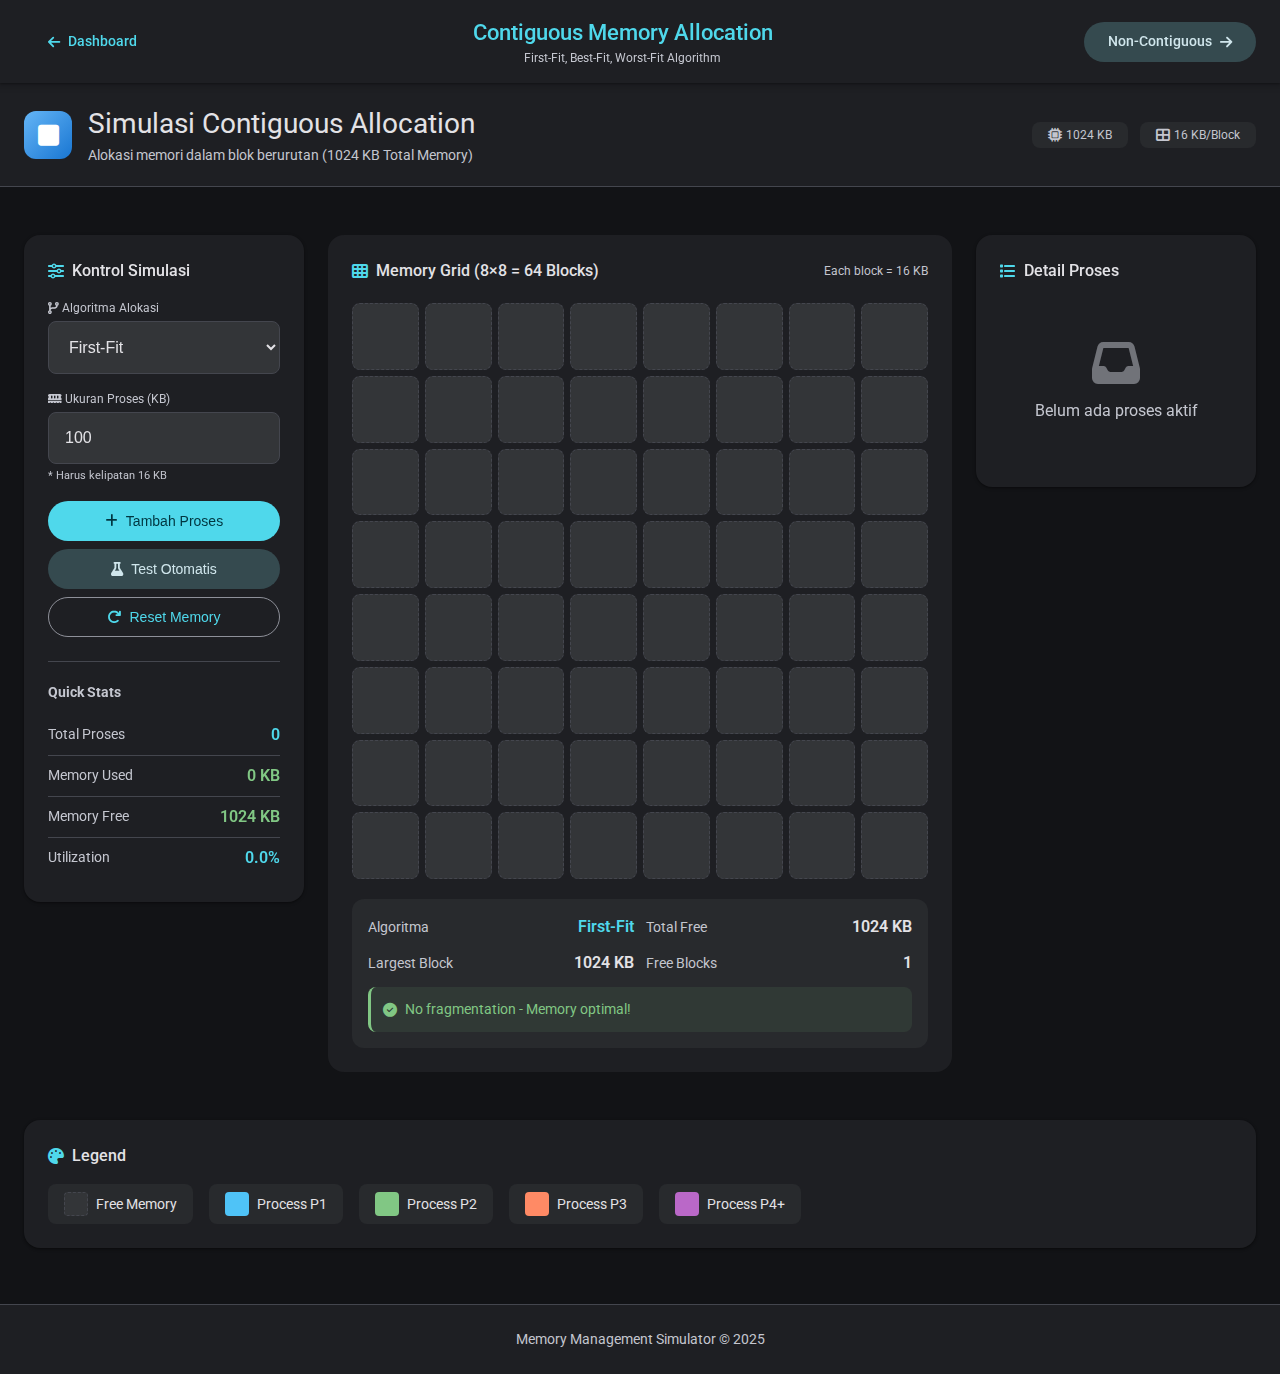
<file: contiguous.html>
<!DOCTYPE html>
<html lang="id">

<head>
    <meta charset="UTF-8">
    <meta name="viewport" content="width=device-width, initial-scale=1.0">
    <title>Contiguous Memory Allocation | Memory Management Simulator</title>

    <!-- Google Fonts -->
    <link rel="preconnect" href="https://fonts.googleapis.com">
    <link rel="preconnect" href="https://fonts.gstatic.com" crossorigin>
    <link href="https://fonts.googleapis.com/css2?family=Roboto:wght@400;500;700&display=swap" rel="stylesheet">

    <!-- Font Awesome -->
    <link rel="stylesheet" href="https://cdnjs.cloudflare.com/ajax/libs/font-awesome/6.4.0/css/all.min.css">

    <!-- MD3 Styles -->
    <link rel="stylesheet" href="styles.css">

    <style>
        .main-layout {
            display: grid;
            grid-template-columns: 280px 1fr 280px;
            gap: 24px;
            padding: 24px;
            max-width: 1400px;
            margin: 0 auto;
        }

        @media (max-width: 1200px) {
            .main-layout {
                grid-template-columns: 1fr;
            }
        }

        .sidebar {
            position: sticky;
            top: 80px;
            height: fit-content;
        }

        .page-header {
            background-color: var(--md-surface-container);
            padding: 20px 24px;
            margin-bottom: 24px;
            border-bottom: 1px solid var(--md-outline-variant);
        }

        .page-header-content {
            max-width: 1400px;
            margin: 0 auto;
            display: flex;
            align-items: center;
            justify-content: space-between;
        }

        .page-title-group {
            display: flex;
            align-items: center;
            gap: 16px;
        }

        .page-icon {
            width: 48px;
            height: 48px;
            background: linear-gradient(135deg, #64B5F6, #1976D2);
            border-radius: var(--md-radius-md);
            display: flex;
            align-items: center;
            justify-content: center;
        }

        .page-icon i {
            font-size: 24px;
            color: white;
        }

        .page-title {
            font-size: var(--md-headline-medium);
            font-weight: 400;
            color: var(--md-on-surface);
        }

        .page-subtitle {
            font-size: var(--md-body-medium);
            color: var(--md-on-surface-variant);
        }

        .header-chips {
            display: flex;
            gap: 12px;
        }

        .section-title {
            font-size: var(--md-title-medium);
            font-weight: 500;
            color: var(--md-on-surface);
            margin-bottom: 16px;
            display: flex;
            align-items: center;
            gap: 8px;
        }

        .section-title i {
            color: var(--md-primary);
        }

        /* Memory Grid Container */
        .memory-container {
            background-color: var(--md-surface-container);
            border-radius: var(--md-radius-lg);
            padding: 24px;
        }

        .memory-header {
            display: flex;
            justify-content: space-between;
            align-items: center;
            margin-bottom: 20px;
        }

        /* Fragmentation Info */
        .frag-info {
            margin-top: 20px;
            padding: 16px;
            background-color: var(--md-surface-container-high);
            border-radius: var(--md-radius-md);
        }

        .frag-stats {
            display: grid;
            grid-template-columns: repeat(2, 1fr);
            gap: 12px;
        }

        .frag-stat {
            display: flex;
            justify-content: space-between;
            align-items: center;
        }

        .frag-label {
            font-size: var(--md-body-medium);
            color: var(--md-on-surface-variant);
        }

        .frag-value {
            font-size: var(--md-title-medium);
            font-weight: 600;
            color: var(--md-on-surface);
        }

        .frag-alert {
            margin-top: 12px;
            padding: 12px;
            border-radius: var(--md-radius-sm);
            font-size: var(--md-body-medium);
            display: flex;
            align-items: center;
            gap: 8px;
        }

        .frag-alert.warning {
            background-color: rgba(255, 213, 79, 0.1);
            border-left: 3px solid var(--md-warning);
            color: var(--md-warning);
        }

        .frag-alert.success {
            background-color: rgba(129, 199, 132, 0.1);
            border-left: 3px solid var(--md-success);
            color: var(--md-success);
        }

        /* Process List */
        .process-list {
            max-height: 400px;
            overflow-y: auto;
        }

        .empty-state {
            text-align: center;
            padding: 40px 20px;
            color: var(--md-on-surface-variant);
        }

        .empty-state i {
            font-size: 48px;
            margin-bottom: 12px;
            opacity: 0.5;
        }

        /* Legend */
        .legend-section {
            padding: 24px;
            max-width: 1400px;
            margin: 0 auto;
        }
    </style>
</head>

<body>

    <!-- Navigation -->
    <nav class="navbar">
        <div class="navbar-content">
            <a href="index.html" class="btn btn-text">
                <i class="fas fa-arrow-left"></i>
                <span>Dashboard</span>
            </a>
            <div style="text-align: center;">
                <div class="navbar-title">Contiguous Memory Allocation</div>
                <div class="navbar-subtitle">First-Fit, Best-Fit, Worst-Fit Algorithm</div>
            </div>
            <a href="noncontiguous.html" class="btn btn-tonal">
                <span>Non-Contiguous</span>
                <i class="fas fa-arrow-right"></i>
            </a>
        </div>
    </nav>

    <!-- Page Header -->
    <div class="page-header">
        <div class="page-header-content">
            <div class="page-title-group">
                <div class="page-icon">
                    <i class="fas fa-square"></i>
                </div>
                <div>
                    <h1 class="page-title">Simulasi Contiguous Allocation</h1>
                    <p class="page-subtitle">Alokasi memori dalam blok berurutan (1024 KB Total Memory)</p>
                </div>
            </div>
            <div class="header-chips">
                <div class="chip">
                    <i class="fas fa-microchip"></i>
                    <span>1024 KB</span>
                </div>
                <div class="chip">
                    <i class="fas fa-th-large"></i>
                    <span>16 KB/Block</span>
                </div>
            </div>
        </div>
    </div>

    <!-- Notification Modal -->
    <div id="custom-notification" class="modal-overlay">
        <div class="modal">
            <div class="modal-header">
                <div class="modal-icon"
                    style="background-color: var(--md-primary-container); color: var(--md-on-primary-container);">
                    <i class="fas fa-info-circle"></i>
                </div>
                <h3 class="modal-title">Notifikasi</h3>
            </div>
            <div class="modal-body">
                <p id="notification-message"></p>
            </div>
            <div class="modal-actions">
                <button onclick="hideNotification()" class="btn btn-filled">OK</button>
            </div>
        </div>
    </div>

    <!-- Auto Test Modal -->
    <div id="auto-test-modal" class="modal-overlay">
        <div class="modal">
            <div class="modal-header">
                <div class="modal-icon"
                    style="background-color: var(--md-tertiary-container); color: var(--md-on-tertiary-container);">
                    <i class="fas fa-flask"></i>
                </div>
                <h3 class="modal-title">Test Otomatis</h3>
            </div>
            <div class="modal-body">
                <p style="margin-bottom: 16px;">Pilih skenario yang ingin Anda test:</p>

                <button onclick="runAutoTest('no-frag')" class="btn btn-outlined"
                    style="width: 100%; margin-bottom: 8px; justify-content: flex-start;">
                    <i class="fas fa-check-circle" style="color: var(--md-success);"></i>
                    <span>No Fragmentation - Alokasi optimal</span>
                </button>

                <button onclick="runAutoTest('with-frag')" class="btn btn-outlined"
                    style="width: 100%; justify-content: flex-start;">
                    <i class="fas fa-exclamation-triangle" style="color: var(--md-warning);"></i>
                    <span>With Fragmentation - Ada wasted space</span>
                </button>
            </div>
            <div class="modal-actions">
                <button onclick="closeAutoTestModal()" class="btn btn-text">Batal</button>
            </div>
        </div>
    </div>

    <!-- Main Content -->
    <main class="main-layout">

        <!-- Left Sidebar - Controls -->
        <aside class="sidebar">
            <div class="card">
                <h3 class="section-title">
                    <i class="fas fa-sliders-h"></i>
                    Kontrol Simulasi
                </h3>

                <!-- Algorithm Selector -->
                <div class="input-group">
                    <label class="input-label">
                        <i class="fas fa-code-branch"></i> Algoritma Alokasi
                    </label>
                    <select id="algorithm" class="input-field">
                        <option value="first-fit">First-Fit</option>
                        <option value="best-fit">Best-Fit</option>
                        <option value="worst-fit">Worst-Fit</option>
                    </select>
                </div>

                <!-- Process Size Input -->
                <div class="input-group">
                    <label class="input-label">
                        <i class="fas fa-memory"></i> Ukuran Proses (KB)
                    </label>
                    <input type="number" id="process-size" class="input-field" value="100" min="16" step="16"
                        placeholder="Masukkan ukuran...">
                    <p style="font-size: 11px; color: var(--md-on-surface-variant); margin-top: 4px;">
                        * Harus kelipatan 16 KB
                    </p>
                </div>

                <!-- Action Buttons -->
                <button onclick="addProcess()" class="btn btn-filled" style="width: 100%; margin-bottom: 8px;">
                    <i class="fas fa-plus"></i>
                    Tambah Proses
                </button>

                <button onclick="openAutoTestModal()" class="btn btn-tonal" style="width: 100%; margin-bottom: 8px;">
                    <i class="fas fa-flask"></i>
                    Test Otomatis
                </button>

                <button onclick="resetMemory()" class="btn btn-outlined" style="width: 100%;">
                    <i class="fas fa-redo"></i>
                    Reset Memory
                </button>

                <!-- Stats -->
                <div style="margin-top: 24px; padding-top: 20px; border-top: 1px solid var(--md-outline-variant);">
                    <h4
                        style="font-size: var(--md-label-large); color: var(--md-on-surface-variant); margin-bottom: 12px;">
                        Quick Stats
                    </h4>
                    <div class="stats-item">
                        <span class="stats-label">Total Proses</span>
                        <span id="total-processes" class="stats-value primary">0</span>
                    </div>
                    <div class="stats-item">
                        <span class="stats-label">Memory Used</span>
                        <span id="memory-used" class="stats-value success">0 KB</span>
                    </div>
                    <div class="stats-item">
                        <span class="stats-label">Memory Free</span>
                        <span id="memory-free" class="stats-value warning">1024 KB</span>
                    </div>
                    <div class="stats-item">
                        <span class="stats-label">Utilization</span>
                        <span id="memory-utilization" class="stats-value primary">0%</span>
                    </div>
                </div>
            </div>
        </aside>

        <!-- Center - Memory Grid -->
        <section>
            <div class="memory-container">
                <div class="memory-header">
                    <h3 class="section-title" style="margin-bottom: 0;">
                        <i class="fas fa-th"></i>
                        Memory Grid (8×8 = 64 Blocks)
                    </h3>
                    <span style="font-size: var(--md-label-medium); color: var(--md-on-surface-variant);">
                        Each block = 16 KB
                    </span>
                </div>

                <!-- Memory Grid -->
                <div id="memory-grid" class="memory-grid"></div>

                <!-- Fragmentation Info -->
                <div id="fragmentation-info" class="frag-info"></div>
            </div>
        </section>

        <!-- Right Sidebar - Process List -->
        <aside class="sidebar">
            <div class="card">
                <h3 class="section-title">
                    <i class="fas fa-list"></i>
                    Detail Proses
                </h3>
                <div id="process-list" class="process-list">
                    <div class="empty-state">
                        <i class="fas fa-inbox"></i>
                        <p>Belum ada proses aktif</p>
                    </div>
                </div>
            </div>
        </aside>

    </main>

    <!-- Legend Section -->
    <section class="legend-section">
        <div class="card">
            <h3 class="section-title">
                <i class="fas fa-palette"></i>
                Legend
            </h3>
            <div class="legend">
                <div class="legend-item">
                    <div class="legend-color"
                        style="background-color: var(--md-surface-container-highest); border: 1px dashed var(--md-outline-variant);">
                    </div>
                    <span class="legend-text">Free Memory</span>
                </div>
                <div class="legend-item">
                    <div class="legend-color" style="background-color: var(--process-1);"></div>
                    <span class="legend-text">Process P1</span>
                </div>
                <div class="legend-item">
                    <div class="legend-color" style="background-color: var(--process-2);"></div>
                    <span class="legend-text">Process P2</span>
                </div>
                <div class="legend-item">
                    <div class="legend-color" style="background-color: var(--process-3);"></div>
                    <span class="legend-text">Process P3</span>
                </div>
                <div class="legend-item">
                    <div class="legend-color" style="background-color: var(--process-4);"></div>
                    <span class="legend-text">Process P4+</span>
                </div>
            </div>
        </div>
    </section>

    <!-- Footer -->
    <footer class="footer">
        <p>Memory Management Simulator © 2025</p>
    </footer>

    <!-- JavaScript -->
    <script src="js/contiguous.js"></script>

</body>

</html>
</file>
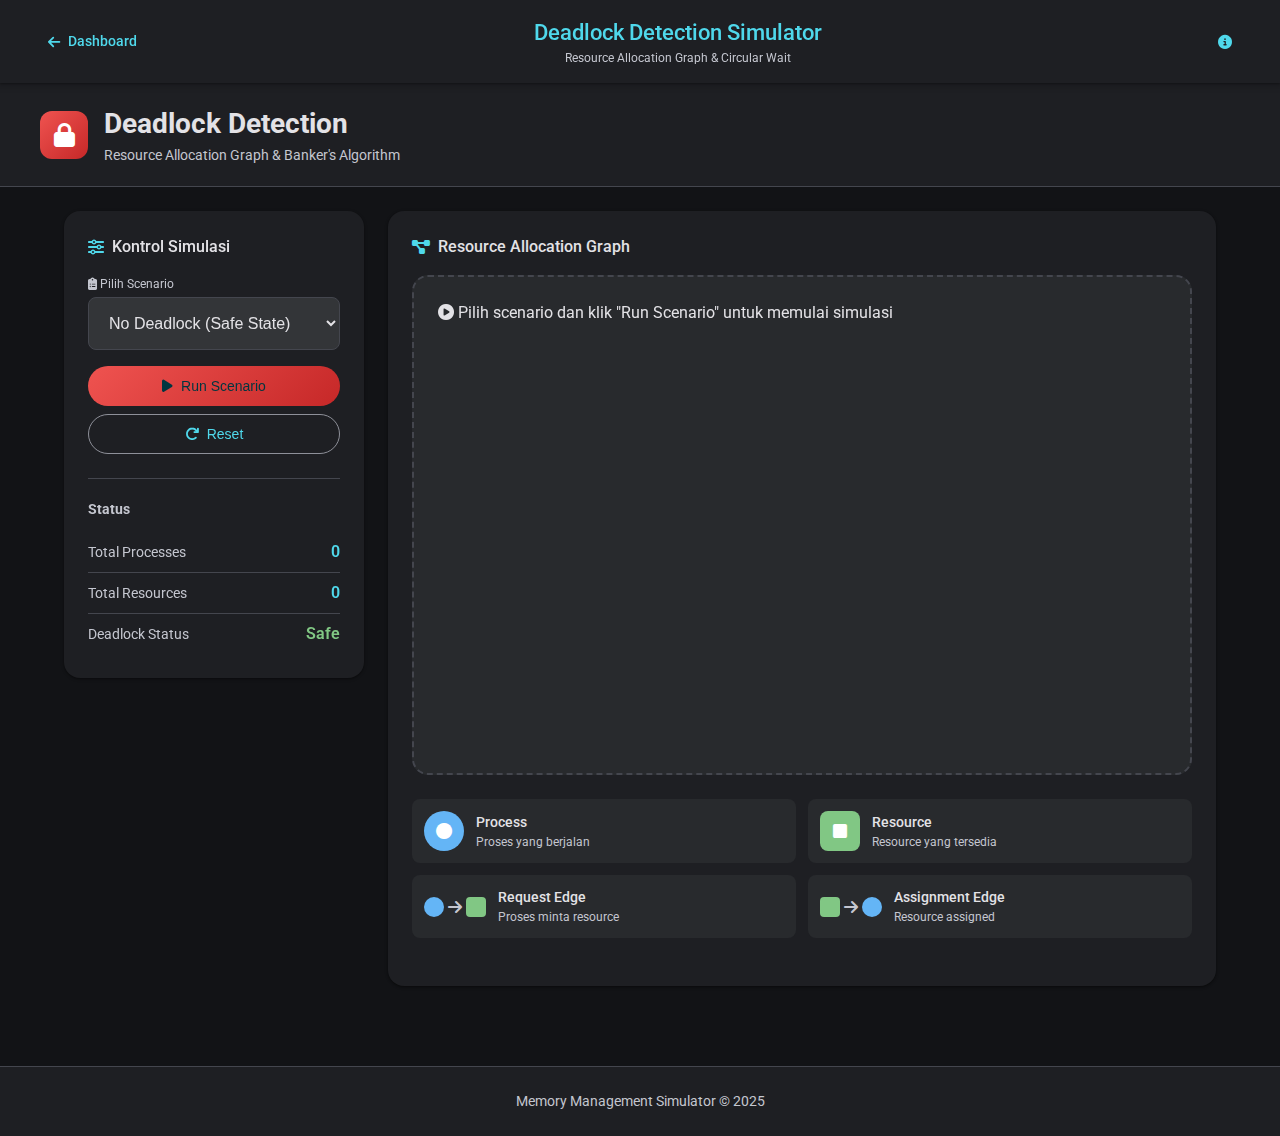
<file: deadlock.html>
<!DOCTYPE html>
<html lang="id">

<head>
    <meta charset="UTF-8">
    <meta name="viewport" content="width=device-width, initial-scale=1.0">
    <title>Deadlock Simulator | Memory Management</title>

    <!-- Google Fonts -->
    <link rel="preconnect" href="https://fonts.googleapis.com">
    <link rel="preconnect" href="https://fonts.gstatic.com" crossorigin>
    <link href="https://fonts.googleapis.com/css2?family=Roboto:wght@400;500;700&display=swap" rel="stylesheet">

    <!-- Font Awesome -->
    <link rel="stylesheet" href="https://cdnjs.cloudflare.com/ajax/libs/font-awesome/6.4.0/css/all.min.css">

    <!-- MD3 Styles -->
    <link rel="stylesheet" href="styles.css">

    <style>
        .page-header {
            background-color: var(--md-surface-container);
            padding: 20px 24px;
            margin-bottom: 24px;
            border-bottom: 1px solid var(--md-outline-variant);
        }

        .page-header-content {
            max-width: 1200px;
            margin: 0 auto;
            display: flex;
            align-items: center;
            justify-content: space-between;
        }

        .page-title-group {
            display: flex;
            align-items: center;
            gap: 16px;
        }

        .page-icon {
            width: 48px;
            height: 48px;
            background: linear-gradient(135deg, #EF5350, #C62828);
            border-radius: var(--md-radius-md);
            display: flex;
            align-items: center;
            justify-content: center;
        }

        .page-icon i {
            font-size: 24px;
            color: white;
        }

        .main-container {
            max-width: 1200px;
            margin: 0 auto;
            padding: 0 24px 48px;
        }

        .main-layout {
            display: grid;
            grid-template-columns: 300px 1fr;
            gap: 24px;
        }

        @media (max-width: 1024px) {
            .main-layout {
                grid-template-columns: 1fr;
            }
        }

        .sidebar {
            position: sticky;
            top: 80px;
            height: fit-content;
        }

        .section-title {
            font-size: var(--md-title-medium);
            font-weight: 500;
            color: var(--md-on-surface);
            margin-bottom: 16px;
            display: flex;
            align-items: center;
            gap: 8px;
        }

        .section-title i {
            color: var(--md-primary);
        }

        /* Graph Canvas */
        .graph-canvas {
            background-color: var(--md-surface-container-high);
            border-radius: var(--md-radius-lg);
            min-height: 500px;
            padding: 24px;
            position: relative;
            border: 2px dashed var(--md-outline-variant);
        }

        .graph-empty {
            display: flex;
            flex-direction: column;
            align-items: center;
            justify-content: center;
            height: 400px;
            color: var(--md-on-surface-variant);
        }

        .graph-empty i {
            font-size: 64px;
            margin-bottom: 16px;
            opacity: 0.5;
        }

        /* Process Node */
        .process-node {
            width: 60px;
            height: 60px;
            border-radius: 50%;
            display: flex;
            align-items: center;
            justify-content: center;
            font-weight: 600;
            font-size: 16px;
            color: white;
            position: absolute;
            transition: all 0.3s ease;
            cursor: pointer;
        }

        .process-node:hover {
            transform: scale(1.15);
        }

        /* Resource Node */
        .resource-node {
            width: 50px;
            height: 50px;
            border-radius: 8px;
            display: flex;
            align-items: center;
            justify-content: center;
            font-weight: 600;
            font-size: 14px;
            color: white;
            position: absolute;
            transition: all 0.3s ease;
            cursor: pointer;
        }

        .resource-node:hover {
            transform: scale(1.15);
        }

        /* Deadlock animation */
        .deadlock-detected {
            animation: shake 0.5s ease-in-out infinite;
        }

        @keyframes shake {

            0%,
            100% {
                transform: translateX(0);
            }

            25% {
                transform: translateX(-5px);
            }

            75% {
                transform: translateX(5px);
            }
        }

        /* Legend */
        .legend-grid {
            display: grid;
            grid-template-columns: 1fr 1fr;
            gap: 12px;
            margin-top: 24px;
        }

        .legend-item {
            display: flex;
            align-items: center;
            gap: 12px;
            padding: 12px;
            background-color: var(--md-surface-container-high);
            border-radius: var(--md-radius-sm);
        }

        .legend-icon {
            width: 40px;
            height: 40px;
            border-radius: 8px;
            display: flex;
            align-items: center;
            justify-content: center;
        }

        .legend-icon i {
            color: white;
        }

        .legend-info {
            flex: 1;
        }

        .legend-title {
            font-size: var(--md-body-medium);
            font-weight: 500;
            color: var(--md-on-surface);
        }

        .legend-desc {
            font-size: var(--md-label-medium);
            color: var(--md-on-surface-variant);
        }

        /* Deadlock Info Panel */
        .deadlock-info {
            margin-top: 24px;
        }

        .deadlock-alert {
            padding: 16px;
            border-radius: var(--md-radius-md);
            display: flex;
            align-items: center;
            gap: 12px;
        }

        .deadlock-alert.danger {
            background-color: rgba(239, 83, 80, 0.1);
            border-left: 4px solid #EF5350;
        }

        .deadlock-alert.safe {
            background-color: rgba(129, 199, 132, 0.1);
            border-left: 4px solid var(--md-success);
        }

        .deadlock-alert i {
            font-size: 24px;
        }

        .deadlock-alert.danger i {
            color: #EF5350;
        }

        .deadlock-alert.safe i {
            color: var(--md-success);
        }
    </style>
</head>

<body>

    <!-- Navigation -->
    <nav class="navbar">
        <div class="navbar-content">
            <a href="index.html" class="btn btn-text">
                <i class="fas fa-arrow-left"></i>
                <span>Dashboard</span>
            </a>
            <div style="text-align: center;">
                <div class="navbar-title">Deadlock Detection Simulator</div>
                <div class="navbar-subtitle">Resource Allocation Graph & Circular Wait</div>
            </div>
            <button onclick="openInfoModal()" class="btn btn-text">
                <i class="fas fa-info-circle"></i>
            </button>
        </div>
    </nav>

    <!-- Page Header -->
    <div class="page-header">
        <div class="page-header-content">
            <div class="page-title-group">
                <div class="page-icon">
                    <i class="fas fa-lock"></i>
                </div>
                <div>
                    <h1 style="font-size: var(--md-headline-medium); color: var(--md-on-surface);">Deadlock Detection
                    </h1>
                    <p style="font-size: var(--md-body-medium); color: var(--md-on-surface-variant);">Resource
                        Allocation Graph & Banker's Algorithm</p>
                </div>
            </div>
        </div>
    </div>

    <!-- Info Modal -->
    <div id="info-modal" class="modal-overlay">
        <div class="modal" style="max-width: 600px;">
            <div class="modal-header">
                <div class="modal-icon" style="background-color: rgba(239, 83, 80, 0.2); color: #EF5350;">
                    <i class="fas fa-lock"></i>
                </div>
                <h3 class="modal-title">Tentang Deadlock</h3>
            </div>
            <div class="modal-body">
                <p style="margin-bottom: 16px;"><strong>Deadlock</strong> adalah kondisi di mana 2 atau lebih proses
                    saling menunggu resource yang sedang dipegang oleh proses lain.</p>

                <div style="padding: 16px; background: var(--md-surface-container-high); border-radius: 8px;">
                    <strong style="color: #EF5350; display: block; margin-bottom: 12px;">4 Kondisi Deadlock
                        (Coffman):</strong>
                    <ol style="padding-left: 20px; color: var(--md-on-surface-variant); font-size: 14px;">
                        <li style="margin-bottom: 6px;"><strong>Mutual Exclusion:</strong> Resource hanya bisa digunakan
                            1 proses</li>
                        <li style="margin-bottom: 6px;"><strong>Hold and Wait:</strong> Proses memegang resource sambil
                            menunggu yang lain</li>
                        <li style="margin-bottom: 6px;"><strong>No Preemption:</strong> Resource tidak bisa dipaksa
                            diambil</li>
                        <li><strong>Circular Wait:</strong> Ada cycle dalam waiting chain</li>
                    </ol>
                </div>
            </div>
            <div class="modal-actions">
                <button onclick="closeInfoModal()" class="btn btn-filled"
                    style="background: linear-gradient(135deg, #EF5350, #C62828);">Mengerti</button>
            </div>
        </div>
    </div>

    <!-- Notification Modal -->
    <div id="custom-notification" class="modal-overlay">
        <div class="modal">
            <div class="modal-header">
                <div id="notification-icon" class="modal-icon"
                    style="background-color: rgba(239, 83, 80, 0.2); color: #EF5350;">
                    <i class="fas fa-info-circle"></i>
                </div>
                <h3 class="modal-title">Notifikasi</h3>
            </div>
            <div class="modal-body">
                <p id="notification-message"></p>
            </div>
            <div class="modal-actions">
                <button onclick="hideNotification()" class="btn btn-filled"
                    style="background: linear-gradient(135deg, #EF5350, #C62828);">OK</button>
            </div>
        </div>
    </div>

    <!-- Main Content -->
    <main class="main-container">
        <div class="main-layout">
            <!-- Sidebar Controls -->
            <aside class="sidebar">
                <div class="card">
                    <h3 class="section-title"><i class="fas fa-sliders-h"></i> Kontrol Simulasi</h3>

                    <div class="input-group">
                        <label class="input-label"><i class="fas fa-clipboard-list"></i> Pilih Scenario</label>
                        <select id="scenario" class="input-field">
                            <option value="no-deadlock">No Deadlock (Safe State)</option>
                            <option value="simple-deadlock">Simple Deadlock (2 Proses)</option>
                            <option value="circular-deadlock">Circular Deadlock (3 Proses)</option>
                            <option value="complex-deadlock">Complex Deadlock (4 Proses)</option>
                        </select>
                    </div>

                    <button onclick="runScenario()" class="btn btn-filled"
                        style="width: 100%; margin-bottom: 8px; background: linear-gradient(135deg, #EF5350, #C62828);">
                        <i class="fas fa-play"></i>
                        Run Scenario
                    </button>

                    <button onclick="resetSimulation()" class="btn btn-outlined" style="width: 100%;">
                        <i class="fas fa-redo"></i>
                        Reset
                    </button>

                    <!-- Stats -->
                    <div style="margin-top: 24px; padding-top: 20px; border-top: 1px solid var(--md-outline-variant);">
                        <h4
                            style="font-size: var(--md-label-large); color: var(--md-on-surface-variant); margin-bottom: 12px;">
                            Status</h4>
                        <div class="stats-item">
                            <span class="stats-label">Total Processes</span>
                            <span id="total-processes" class="stats-value primary">0</span>
                        </div>
                        <div class="stats-item">
                            <span class="stats-label">Total Resources</span>
                            <span id="total-resources" class="stats-value primary">0</span>
                        </div>
                        <div class="stats-item">
                            <span class="stats-label">Deadlock Status</span>
                            <span id="deadlock-status" class="stats-value success">Safe</span>
                        </div>
                    </div>
                </div>
            </aside>

            <!-- Graph Visualization -->
            <section>
                <div class="card">
                    <h3 class="section-title"><i class="fas fa-project-diagram"></i> Resource Allocation Graph</h3>

                    <div id="graph-canvas" class="graph-canvas">
                        <div class="graph-empty">
                            <i class="fas fa-play-circle"></i>
                            <p>Pilih scenario dan klik "Run Scenario" untuk memulai simulasi</p>
                        </div>
                    </div>

                    <!-- Legend -->
                    <div class="legend-grid">
                        <div class="legend-item">
                            <div class="legend-icon" style="background-color: #64B5F6; border-radius: 50%;">
                                <i class="fas fa-circle"></i>
                            </div>
                            <div class="legend-info">
                                <div class="legend-title">Process</div>
                                <div class="legend-desc">Proses yang berjalan</div>
                            </div>
                        </div>
                        <div class="legend-item">
                            <div class="legend-icon" style="background-color: #81C784;">
                                <i class="fas fa-square"></i>
                            </div>
                            <div class="legend-info">
                                <div class="legend-title">Resource</div>
                                <div class="legend-desc">Resource yang tersedia</div>
                            </div>
                        </div>
                        <div class="legend-item">
                            <div style="display: flex; align-items: center; gap: 4px;">
                                <div style="width: 20px; height: 20px; background: #64B5F6; border-radius: 50%;"></div>
                                <i class="fas fa-arrow-right" style="color: var(--md-on-surface-variant);"></i>
                                <div style="width: 20px; height: 20px; background: #81C784; border-radius: 4px;"></div>
                            </div>
                            <div class="legend-info">
                                <div class="legend-title">Request Edge</div>
                                <div class="legend-desc">Proses minta resource</div>
                            </div>
                        </div>
                        <div class="legend-item">
                            <div style="display: flex; align-items: center; gap: 4px;">
                                <div style="width: 20px; height: 20px; background: #81C784; border-radius: 4px;"></div>
                                <i class="fas fa-arrow-right" style="color: var(--md-on-surface-variant);"></i>
                                <div style="width: 20px; height: 20px; background: #64B5F6; border-radius: 50%;"></div>
                            </div>
                            <div class="legend-info">
                                <div class="legend-title">Assignment Edge</div>
                                <div class="legend-desc">Resource assigned</div>
                            </div>
                        </div>
                    </div>

                    <!-- Deadlock Info -->
                    <div id="deadlock-info" class="deadlock-info"></div>
                </div>
            </section>
        </div>
    </main>

    <!-- Footer -->
    <footer class="footer">
        <p>Memory Management Simulator © 2025</p>
    </footer>

    <!-- JavaScript -->
    <script src="js/deadlock.js"></script>

</body>

</html>
</file>
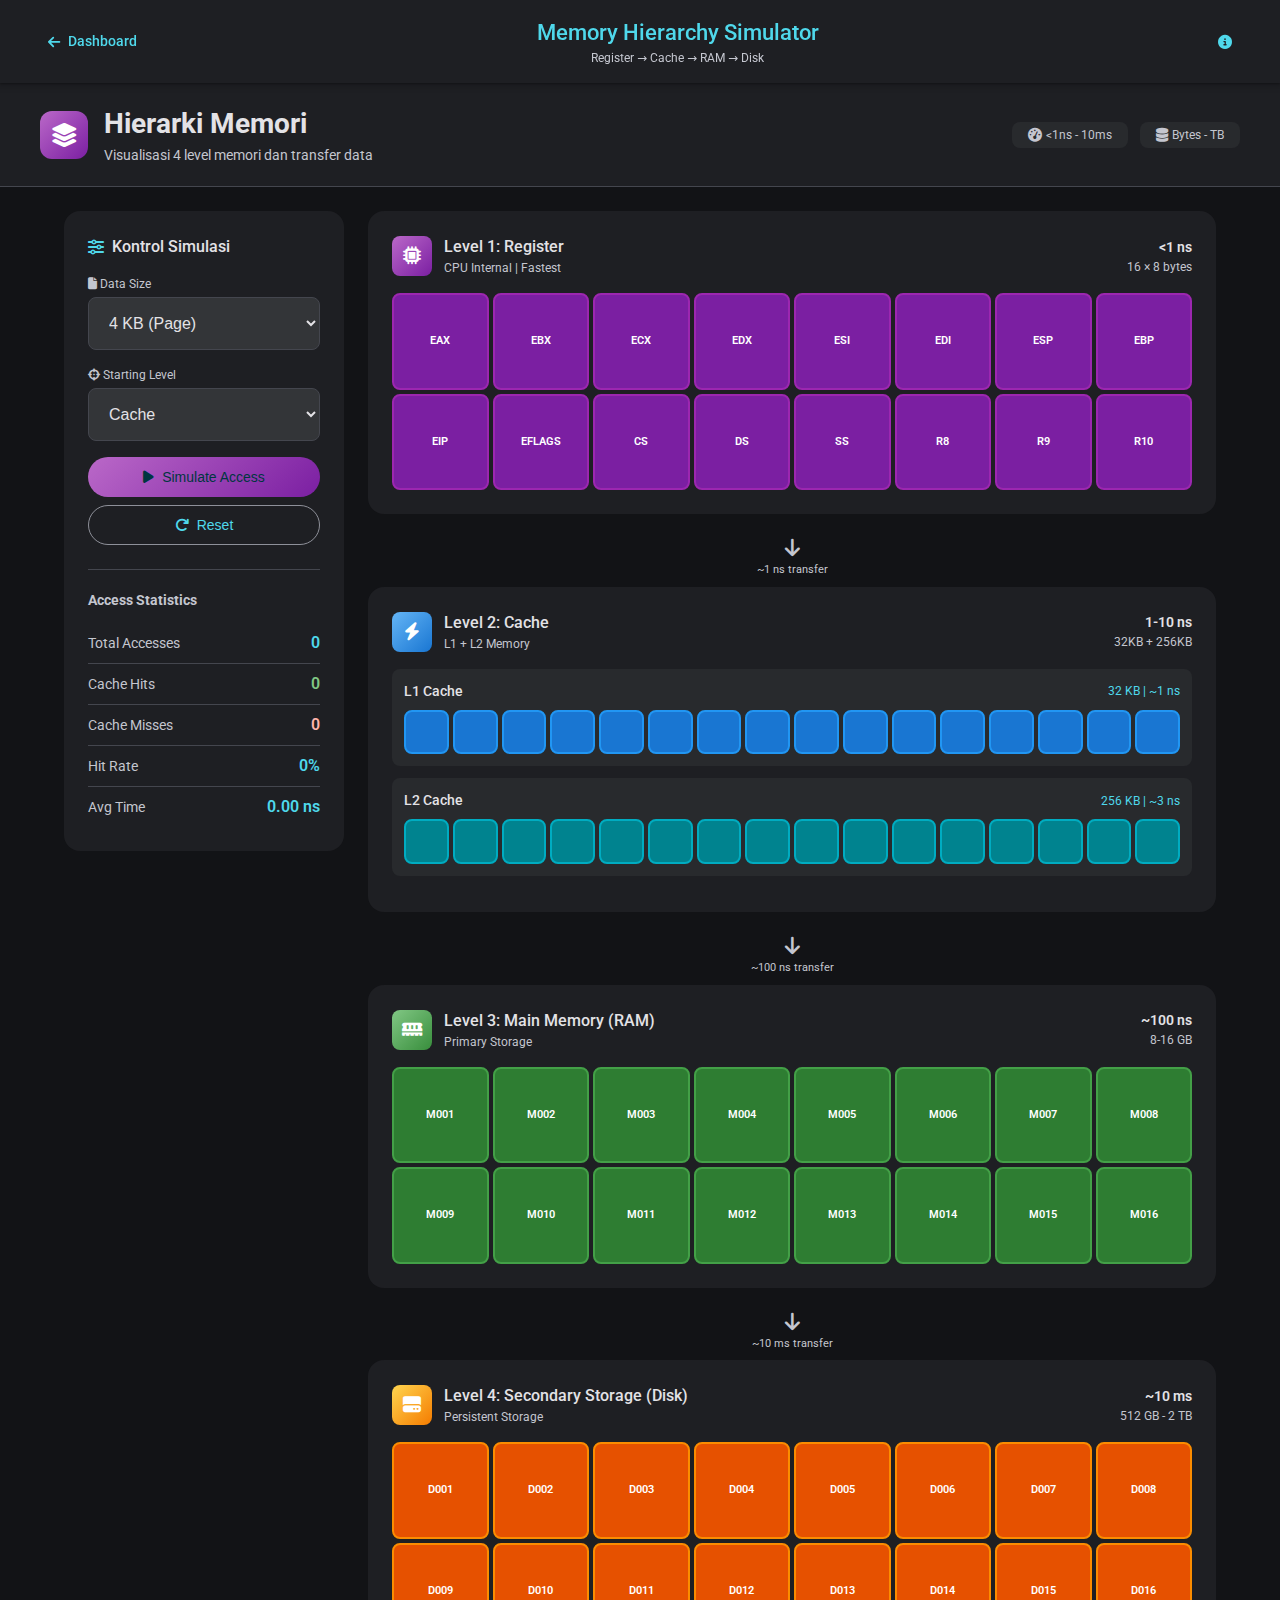
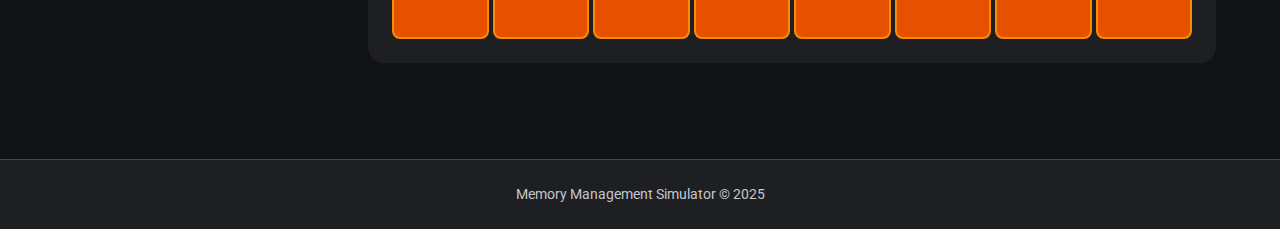
<file: hierarchy.html>
<!DOCTYPE html>
<html lang="id">

<head>
    <meta charset="UTF-8">
    <meta name="viewport" content="width=device-width, initial-scale=1.0">
    <title>Memory Hierarchy | Memory Management Simulator</title>

    <!-- Google Fonts -->
    <link rel="preconnect" href="https://fonts.googleapis.com">
    <link rel="preconnect" href="https://fonts.gstatic.com" crossorigin>
    <link href="https://fonts.googleapis.com/css2?family=Roboto:wght@400;500;700&display=swap" rel="stylesheet">

    <!-- Font Awesome -->
    <link rel="stylesheet" href="https://cdnjs.cloudflare.com/ajax/libs/font-awesome/6.4.0/css/all.min.css">

    <!-- MD3 Styles -->
    <link rel="stylesheet" href="styles.css">

    <style>
        .page-header {
            background-color: var(--md-surface-container);
            padding: 20px 24px;
            margin-bottom: 24px;
            border-bottom: 1px solid var(--md-outline-variant);
        }

        .page-header-content {
            max-width: 1200px;
            margin: 0 auto;
            display: flex;
            align-items: center;
            justify-content: space-between;
        }

        .page-title-group {
            display: flex;
            align-items: center;
            gap: 16px;
        }

        .page-icon {
            width: 48px;
            height: 48px;
            background: linear-gradient(135deg, #BA68C8, #7B1FA2);
            border-radius: var(--md-radius-md);
            display: flex;
            align-items: center;
            justify-content: center;
        }

        .page-icon i {
            font-size: 24px;
            color: white;
        }

        .main-container {
            max-width: 1200px;
            margin: 0 auto;
            padding: 0 24px 48px;
        }

        .controls-row {
            display: flex;
            gap: 16px;
            align-items: flex-end;
            margin-bottom: 24px;
            flex-wrap: wrap;
        }

        .controls-row .input-group {
            margin-bottom: 0;
            flex: 1;
            min-width: 200px;
        }

        /* Memory Level Cards */
        .level-card {
            background-color: var(--md-surface-container);
            border-radius: var(--md-radius-lg);
            padding: 24px;
            margin-bottom: 16px;
            transition: all 0.3s ease;
        }

        .level-header {
            display: flex;
            align-items: center;
            justify-content: space-between;
            margin-bottom: 16px;
        }

        .level-info {
            display: flex;
            align-items: center;
            gap: 12px;
        }

        .level-icon {
            width: 40px;
            height: 40px;
            border-radius: var(--md-radius-sm);
            display: flex;
            align-items: center;
            justify-content: center;
        }

        .level-icon i {
            font-size: 18px;
            color: white;
        }

        .level-title {
            font-size: var(--md-title-medium);
            font-weight: 500;
            color: var(--md-on-surface);
        }

        .level-subtitle {
            font-size: var(--md-label-medium);
            color: var(--md-on-surface-variant);
        }

        .level-stats {
            text-align: right;
        }

        .level-speed {
            font-size: var(--md-body-medium);
            font-weight: 600;
            color: var(--md-on-surface);
        }

        .level-size {
            font-size: var(--md-label-medium);
            color: var(--md-on-surface-variant);
        }

        /* Memory Cells Grid */
        .level-grid {
            display: grid;
            gap: 4px;
        }

        .level-grid.register {
            grid-template-columns: repeat(8, 1fr);
        }

        .level-grid.cache {
            grid-template-columns: repeat(16, 1fr);
        }

        .level-grid.ram {
            grid-template-columns: repeat(8, 1fr);
        }

        .level-grid.disk {
            grid-template-columns: repeat(8, 1fr);
        }

        .mem-cell {
            aspect-ratio: 1;
            border-radius: 4px;
            display: flex;
            align-items: center;
            justify-content: center;
            font-size: 10px;
            font-weight: 600;
            transition: all 0.2s ease;
            cursor: pointer;
        }

        .mem-cell:hover {
            transform: scale(1.15);
            z-index: 10;
        }

        .mem-cell.empty {
            background-color: var(--md-surface-container-highest);
            border: 1px dashed var(--md-outline-variant);
        }

        .mem-cell.data {
            color: white;
        }

        /* Arrow between levels */
        .level-arrow {
            display: flex;
            flex-direction: column;
            align-items: center;
            padding: 8px 0;
            color: var(--md-on-surface-variant);
        }

        .level-arrow i {
            font-size: 20px;
        }

        .level-arrow span {
            font-size: 11px;
            margin-top: 4px;
        }

        /* Stats Panel */
        .stats-panel {
            background-color: var(--md-surface-container);
            border-radius: var(--md-radius-lg);
            padding: 24px;
            position: sticky;
            top: 80px;
        }

        .section-title {
            font-size: var(--md-title-medium);
            font-weight: 500;
            color: var(--md-on-surface);
            margin-bottom: 16px;
            display: flex;
            align-items: center;
            gap: 8px;
        }

        .section-title i {
            color: var(--md-primary);
        }

        .sidebar-layout {
            display: grid;
            grid-template-columns: 280px 1fr;
            gap: 24px;
        }

        @media (max-width: 1024px) {
            .sidebar-layout {
                grid-template-columns: 1fr;
            }
        }

        /* Cache sublevel */
        .cache-sublevel {
            background-color: var(--md-surface-container-high);
            border-radius: var(--md-radius-sm);
            padding: 12px;
            margin-bottom: 12px;
        }

        .cache-sublevel-header {
            display: flex;
            justify-content: space-between;
            align-items: center;
            margin-bottom: 8px;
        }

        .cache-sublevel-title {
            font-size: var(--md-label-large);
            color: var(--md-on-surface);
            font-weight: 500;
        }

        .cache-sublevel-info {
            font-size: var(--md-label-medium);
            color: var(--md-primary);
        }
    </style>
</head>

<body>

    <!-- Navigation -->
    <nav class="navbar">
        <div class="navbar-content">
            <a href="index.html" class="btn btn-text">
                <i class="fas fa-arrow-left"></i>
                <span>Dashboard</span>
            </a>
            <div style="text-align: center;">
                <div class="navbar-title">Memory Hierarchy Simulator</div>
                <div class="navbar-subtitle">Register → Cache → RAM → Disk</div>
            </div>
            <button onclick="openInfoModal()" class="btn btn-text">
                <i class="fas fa-info-circle"></i>
            </button>
        </div>
    </nav>

    <!-- Page Header -->
    <div class="page-header">
        <div class="page-header-content">
            <div class="page-title-group">
                <div class="page-icon">
                    <i class="fas fa-layer-group"></i>
                </div>
                <div>
                    <h1 style="font-size: var(--md-headline-medium); color: var(--md-on-surface);">Hierarki Memori</h1>
                    <p style="font-size: var(--md-body-medium); color: var(--md-on-surface-variant);">Visualisasi 4
                        level memori dan transfer data</p>
                </div>
            </div>
            <div style="display: flex; gap: 12px;">
                <div class="chip"><i class="fas fa-tachometer-alt"></i> &lt;1ns - 10ms</div>
                <div class="chip"><i class="fas fa-database"></i> Bytes - TB</div>
            </div>
        </div>
    </div>

    <!-- Info Modal -->
    <div id="info-modal" class="modal-overlay">
        <div class="modal" style="max-width: 600px;">
            <div class="modal-header">
                <div class="modal-icon" style="background-color: rgba(186, 104, 200, 0.2); color: #BA68C8;">
                    <i class="fas fa-info-circle"></i>
                </div>
                <h3 class="modal-title">Tentang Memory Hierarchy</h3>
            </div>
            <div class="modal-body">
                <p style="margin-bottom: 16px;">Hierarki memori adalah organisasi berbagai jenis memori berdasarkan
                    <strong>kecepatan</strong>, <strong>kapasitas</strong>, dan <strong>harga</strong>.</p>

                <div style="display: grid; gap: 8px;">
                    <div style="padding: 12px; background: var(--md-surface-container-high); border-radius: 8px;">
                        <strong style="color: #BA68C8;">Level 1: Register</strong>
                        <p style="font-size: 13px; color: var(--md-on-surface-variant);">Paling cepat (&lt;1 ns), paling
                            kecil (bytes), di dalam CPU.</p>
                    </div>
                    <div style="padding: 12px; background: var(--md-surface-container-high); border-radius: 8px;">
                        <strong style="color: #64B5F6;">Level 2: Cache</strong>
                        <p style="font-size: 13px; color: var(--md-on-surface-variant);">Sangat cepat (1-10 ns), kecil
                            (KB-MB). L1, L2, L3 cache.</p>
                    </div>
                    <div style="padding: 12px; background: var(--md-surface-container-high); border-radius: 8px;">
                        <strong style="color: #81C784;">Level 3: RAM</strong>
                        <p style="font-size: 13px; color: var(--md-on-surface-variant);">Cepat (~100 ns), sedang (GB),
                            primary storage.</p>
                    </div>
                    <div style="padding: 12px; background: var(--md-surface-container-high); border-radius: 8px;">
                        <strong style="color: #FFD54F;">Level 4: Disk</strong>
                        <p style="font-size: 13px; color: var(--md-on-surface-variant);">Lambat (~10 ms), besar (TB),
                            persistent storage.</p>
                    </div>
                </div>
            </div>
            <div class="modal-actions">
                <button onclick="closeInfoModal()" class="btn btn-filled">Mengerti</button>
            </div>
        </div>
    </div>

    <!-- Notification Modal -->
    <div id="custom-notification" class="modal-overlay">
        <div class="modal">
            <div class="modal-header">
                <div class="modal-icon" style="background-color: rgba(186, 104, 200, 0.2); color: #BA68C8;">
                    <i class="fas fa-info-circle"></i>
                </div>
                <h3 class="modal-title">Notifikasi</h3>
            </div>
            <div class="modal-body">
                <p id="notification-message"></p>
            </div>
            <div class="modal-actions">
                <button onclick="hideNotification()" class="btn btn-filled">OK</button>
            </div>
        </div>
    </div>

    <!-- Main Content -->
    <main class="main-container">
        <div class="sidebar-layout">
            <!-- Sidebar Controls -->
            <aside>
                <div class="stats-panel">
                    <h3 class="section-title"><i class="fas fa-sliders-h"></i> Kontrol Simulasi</h3>

                    <div class="input-group">
                        <label class="input-label"><i class="fas fa-file"></i> Data Size</label>
                        <select id="data-size" class="input-field">
                            <option value="8">8 Bytes (1 Word)</option>
                            <option value="64">64 Bytes (Cache Line)</option>
                            <option value="4096" selected>4 KB (Page)</option>
                            <option value="1048576">1 MB (File)</option>
                        </select>
                    </div>

                    <div class="input-group">
                        <label class="input-label"><i class="fas fa-crosshairs"></i> Starting Level</label>
                        <select id="start-level" class="input-field">
                            <option value="disk">Disk (Cold Start)</option>
                            <option value="ram">RAM</option>
                            <option value="cache" selected>Cache</option>
                            <option value="register">Register</option>
                        </select>
                    </div>

                    <button onclick="simulateMemoryAccess()" class="btn btn-filled"
                        style="width: 100%; margin-bottom: 8px; background: linear-gradient(135deg, #BA68C8, #7B1FA2);">
                        <i class="fas fa-play"></i>
                        Simulate Access
                    </button>

                    <button onclick="resetSimulation()" class="btn btn-outlined" style="width: 100%;">
                        <i class="fas fa-redo"></i>
                        Reset
                    </button>

                    <!-- Stats -->
                    <div style="margin-top: 24px; padding-top: 20px; border-top: 1px solid var(--md-outline-variant);">
                        <h4
                            style="font-size: var(--md-label-large); color: var(--md-on-surface-variant); margin-bottom: 12px;">
                            Access Statistics</h4>
                        <div class="stats-item">
                            <span class="stats-label">Total Accesses</span>
                            <span id="total-accesses" class="stats-value primary">0</span>
                        </div>
                        <div class="stats-item">
                            <span class="stats-label">Cache Hits</span>
                            <span id="cache-hits" class="stats-value success">0</span>
                        </div>
                        <div class="stats-item">
                            <span class="stats-label">Cache Misses</span>
                            <span id="cache-misses" class="stats-value error">0</span>
                        </div>
                        <div class="stats-item">
                            <span class="stats-label">Hit Rate</span>
                            <span id="hit-rate" class="stats-value primary">0%</span>
                        </div>
                        <div class="stats-item">
                            <span class="stats-label">Avg Time</span>
                            <span id="avg-time" class="stats-value" style="color: var(--md-primary);">0 ns</span>
                        </div>
                    </div>
                </div>
            </aside>

            <!-- Memory Visualization -->
            <section>
                <!-- Level 1: Register -->
                <div id="level-register" class="level-card">
                    <div class="level-header">
                        <div class="level-info">
                            <div class="level-icon" style="background: linear-gradient(135deg, #BA68C8, #7B1FA2);">
                                <i class="fas fa-microchip"></i>
                            </div>
                            <div>
                                <div class="level-title">Level 1: Register</div>
                                <div class="level-subtitle">CPU Internal | Fastest</div>
                            </div>
                        </div>
                        <div class="level-stats">
                            <div class="level-speed">&lt;1 ns</div>
                            <div class="level-size">16 × 8 bytes</div>
                        </div>
                    </div>
                    <div id="register-grid" class="level-grid register"></div>
                </div>

                <div class="level-arrow">
                    <i class="fas fa-arrow-down"></i>
                    <span>~1 ns transfer</span>
                </div>

                <!-- Level 2: Cache -->
                <div id="level-cache" class="level-card">
                    <div class="level-header">
                        <div class="level-info">
                            <div class="level-icon" style="background: linear-gradient(135deg, #64B5F6, #1976D2);">
                                <i class="fas fa-bolt"></i>
                            </div>
                            <div>
                                <div class="level-title">Level 2: Cache</div>
                                <div class="level-subtitle">L1 + L2 Memory</div>
                            </div>
                        </div>
                        <div class="level-stats">
                            <div class="level-speed">1-10 ns</div>
                            <div class="level-size">32KB + 256KB</div>
                        </div>
                    </div>
                    <div class="cache-sublevel">
                        <div class="cache-sublevel-header">
                            <span class="cache-sublevel-title">L1 Cache</span>
                            <span class="cache-sublevel-info">32 KB | ~1 ns</span>
                        </div>
                        <div id="l1-cache-grid" class="level-grid cache"></div>
                    </div>
                    <div class="cache-sublevel">
                        <div class="cache-sublevel-header">
                            <span class="cache-sublevel-title">L2 Cache</span>
                            <span class="cache-sublevel-info">256 KB | ~3 ns</span>
                        </div>
                        <div id="l2-cache-grid" class="level-grid cache"></div>
                    </div>
                </div>

                <div class="level-arrow">
                    <i class="fas fa-arrow-down"></i>
                    <span>~100 ns transfer</span>
                </div>

                <!-- Level 3: RAM -->
                <div id="level-ram" class="level-card">
                    <div class="level-header">
                        <div class="level-info">
                            <div class="level-icon" style="background: linear-gradient(135deg, #81C784, #388E3C);">
                                <i class="fas fa-memory"></i>
                            </div>
                            <div>
                                <div class="level-title">Level 3: Main Memory (RAM)</div>
                                <div class="level-subtitle">Primary Storage</div>
                            </div>
                        </div>
                        <div class="level-stats">
                            <div class="level-speed">~100 ns</div>
                            <div class="level-size">8-16 GB</div>
                        </div>
                    </div>
                    <div id="ram-grid" class="level-grid ram"></div>
                </div>

                <div class="level-arrow">
                    <i class="fas fa-arrow-down"></i>
                    <span>~10 ms transfer</span>
                </div>

                <!-- Level 4: Disk -->
                <div id="level-disk" class="level-card">
                    <div class="level-header">
                        <div class="level-info">
                            <div class="level-icon" style="background: linear-gradient(135deg, #FFD54F, #F57C00);">
                                <i class="fas fa-hdd"></i>
                            </div>
                            <div>
                                <div class="level-title">Level 4: Secondary Storage (Disk)</div>
                                <div class="level-subtitle">Persistent Storage</div>
                            </div>
                        </div>
                        <div class="level-stats">
                            <div class="level-speed">~10 ms</div>
                            <div class="level-size">512 GB - 2 TB</div>
                        </div>
                    </div>
                    <div id="disk-grid" class="level-grid disk"></div>
                </div>
            </section>
        </div>
    </main>

    <!-- Footer -->
    <footer class="footer">
        <p>Memory Management Simulator © 2025</p>
    </footer>

    <!-- JavaScript -->
    <script src="js/hierarchy.js"></script>

</body>

</html>
</file>
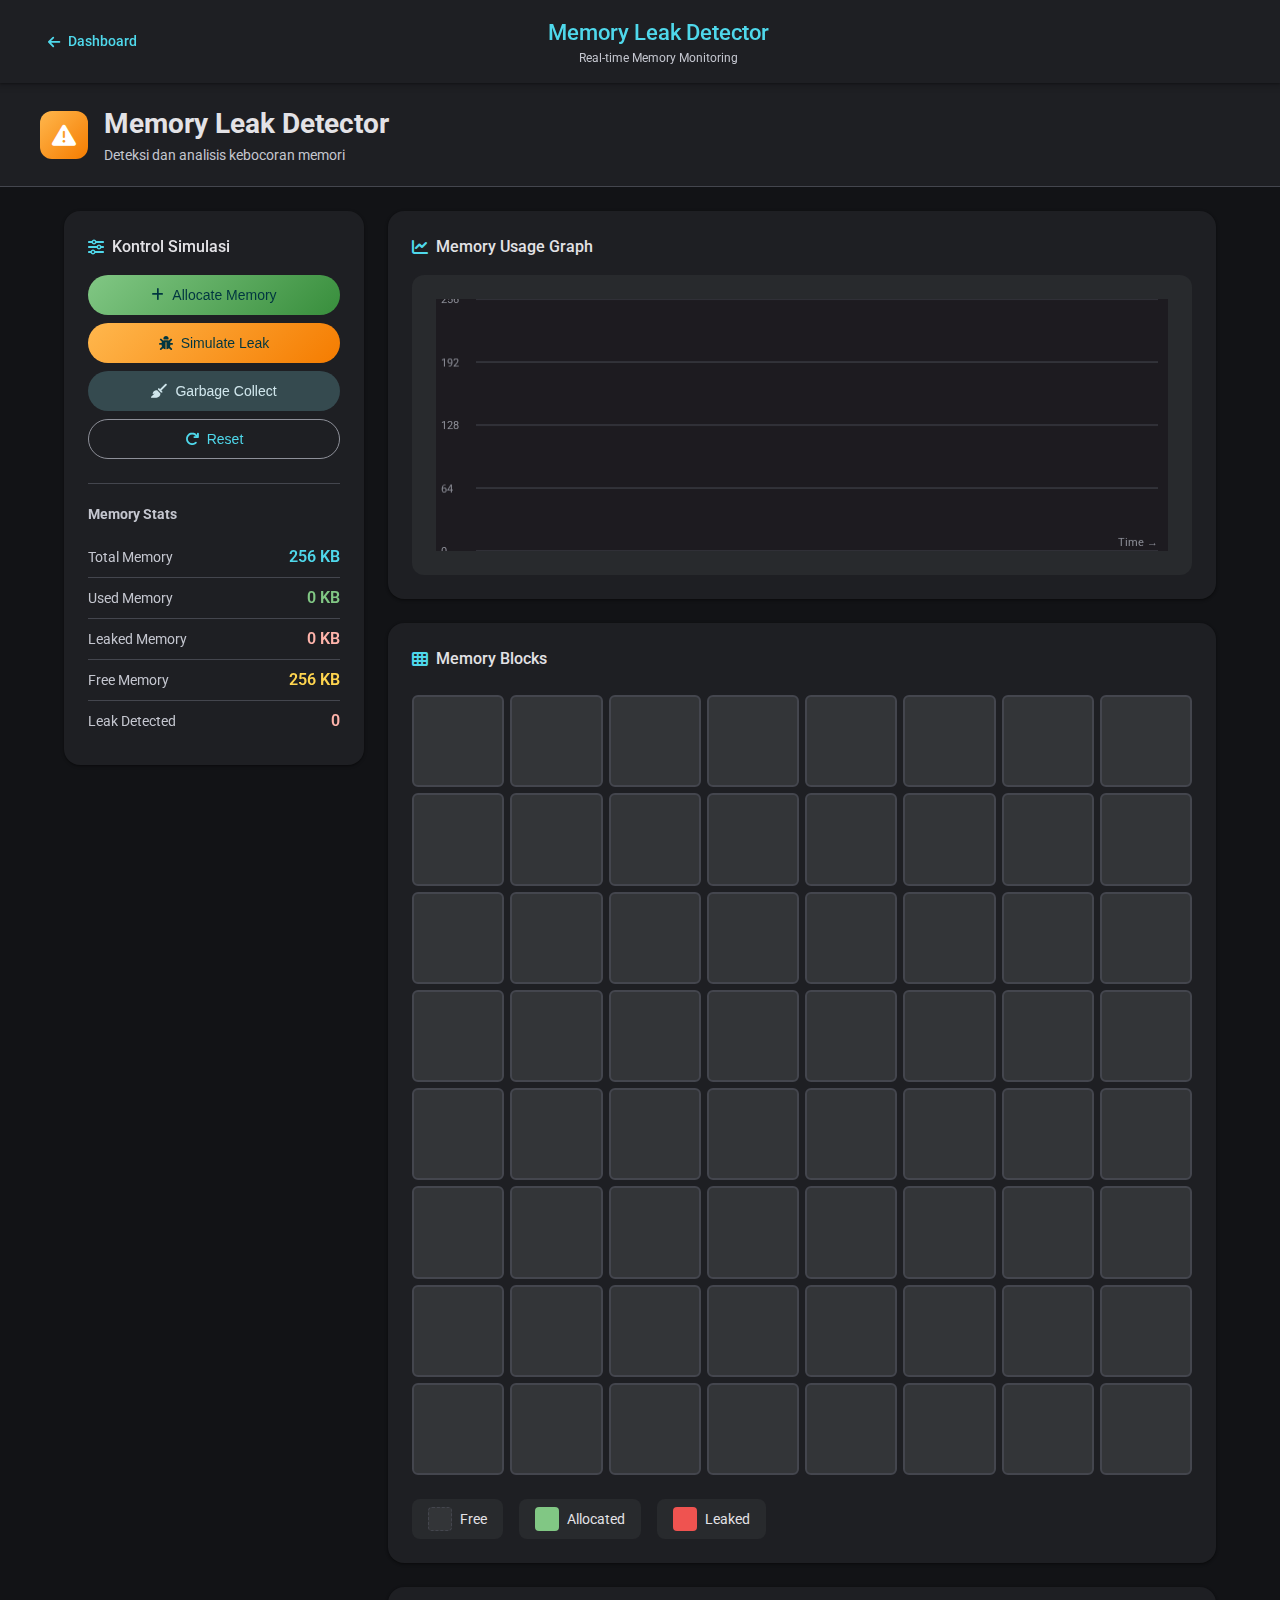
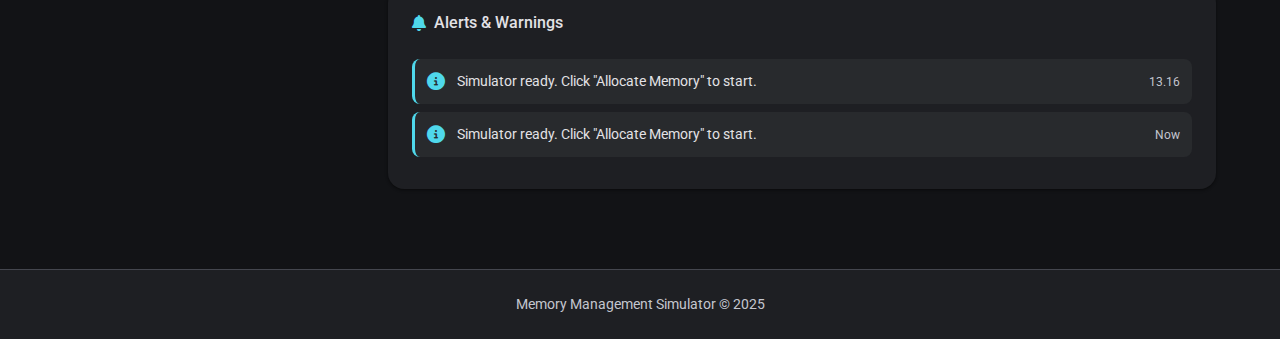
<file: memory-leak.html>
<!DOCTYPE html>
<html lang="id">

<head>
    <meta charset="UTF-8">
    <meta name="viewport" content="width=device-width, initial-scale=1.0">
    <title>Memory Leak Detector | Memory Management Simulator</title>

    <!-- Google Fonts -->
    <link rel="preconnect" href="https://fonts.googleapis.com">
    <link rel="preconnect" href="https://fonts.gstatic.com" crossorigin>
    <link href="https://fonts.googleapis.com/css2?family=Roboto:wght@400;500;700&display=swap" rel="stylesheet">

    <!-- Font Awesome -->
    <link rel="stylesheet" href="https://cdnjs.cloudflare.com/ajax/libs/font-awesome/6.4.0/css/all.min.css">

    <!-- MD3 Styles -->
    <link rel="stylesheet" href="styles.css">

    <style>
        .page-header {
            background-color: var(--md-surface-container);
            padding: 20px 24px;
            margin-bottom: 24px;
            border-bottom: 1px solid var(--md-outline-variant);
        }

        .page-header-content {
            max-width: 1200px;
            margin: 0 auto;
            display: flex;
            align-items: center;
            justify-content: space-between;
        }

        .page-title-group {
            display: flex;
            align-items: center;
            gap: 16px;
        }

        .page-icon {
            width: 48px;
            height: 48px;
            background: linear-gradient(135deg, #FFB74D, #F57C00);
            border-radius: var(--md-radius-md);
            display: flex;
            align-items: center;
            justify-content: center;
        }

        .page-icon i {
            font-size: 24px;
            color: white;
        }

        .main-container {
            max-width: 1200px;
            margin: 0 auto;
            padding: 0 24px 48px;
        }

        .main-layout {
            display: grid;
            grid-template-columns: 300px 1fr;
            gap: 24px;
        }

        @media (max-width: 1024px) {
            .main-layout {
                grid-template-columns: 1fr;
            }
        }

        .sidebar {
            position: sticky;
            top: 80px;
            height: fit-content;
        }

        .section-title {
            font-size: var(--md-title-medium);
            font-weight: 500;
            color: var(--md-on-surface);
            margin-bottom: 16px;
            display: flex;
            align-items: center;
            gap: 8px;
        }

        .section-title i {
            color: var(--md-primary);
        }

        /* Memory Usage Graph */
        .graph-container {
            background-color: var(--md-surface-container-high);
            border-radius: var(--md-radius-md);
            padding: 24px;
            height: 300px;
            position: relative;
        }

        .graph-canvas {
            width: 100%;
            height: 100%;
        }

        /* Memory Blocks */
        .memory-blocks-container {
            display: grid;
            grid-template-columns: repeat(8, 1fr);
            gap: 6px;
            margin-top: 24px;
        }

        .mem-block {
            aspect-ratio: 1;
            border-radius: 6px;
            display: flex;
            align-items: center;
            justify-content: center;
            font-size: 11px;
            font-weight: 600;
            color: white;
            transition: all 0.2s ease;
            cursor: pointer;
        }

        .mem-block:hover {
            transform: scale(1.1);
            z-index: 10;
        }

        .mem-block.free {
            background-color: var(--md-surface-container-highest);
            border: 1px dashed var(--md-outline-variant);
            color: var(--md-on-surface-variant);
        }

        .mem-block.allocated {
            background-color: #81C784;
        }

        .mem-block.leaked {
            background-color: #EF5350;
            animation: pulse 1s infinite;
        }

        @keyframes pulse {

            0%,
            100% {
                opacity: 1;
            }

            50% {
                opacity: 0.6;
            }
        }

        /* Alert Panel */
        .alert-panel {
            margin-top: 24px;
        }

        .alert-item {
            display: flex;
            align-items: center;
            gap: 12px;
            padding: 12px;
            background-color: var(--md-surface-container-high);
            border-radius: var(--md-radius-sm);
            margin-bottom: 8px;
            border-left: 3px solid;
        }

        .alert-item.warning {
            border-left-color: var(--md-warning);
        }

        .alert-item.error {
            border-left-color: var(--md-error);
        }

        .alert-item.info {
            border-left-color: var(--md-primary);
        }

        .alert-item i {
            font-size: 18px;
        }

        .alert-item.warning i {
            color: var(--md-warning);
        }

        .alert-item.error i {
            color: var(--md-error);
        }

        .alert-item.info i {
            color: var(--md-primary);
        }

        .alert-text {
            flex: 1;
            font-size: var(--md-body-medium);
            color: var(--md-on-surface);
        }

        .alert-time {
            font-size: var(--md-label-medium);
            color: var(--md-on-surface-variant);
        }

        /* Legend */
        .legend-section {
            margin-top: 24px;
        }

        .legend {
            display: flex;
            flex-wrap: wrap;
            gap: 16px;
        }
    </style>
</head>

<body>

    <!-- Navigation -->
    <nav class="navbar">
        <div class="navbar-content">
            <a href="index.html" class="btn btn-text">
                <i class="fas fa-arrow-left"></i>
                <span>Dashboard</span>
            </a>
            <div style="text-align: center;">
                <div class="navbar-title">Memory Leak Detector</div>
                <div class="navbar-subtitle">Real-time Memory Monitoring</div>
            </div>
            <div style="width: 100px;"></div>
        </div>
    </nav>

    <!-- Page Header -->
    <div class="page-header">
        <div class="page-header-content">
            <div class="page-title-group">
                <div class="page-icon">
                    <i class="fas fa-exclamation-triangle"></i>
                </div>
                <div>
                    <h1 style="font-size: var(--md-headline-medium); color: var(--md-on-surface);">Memory Leak Detector
                    </h1>
                    <p style="font-size: var(--md-body-medium); color: var(--md-on-surface-variant);">Deteksi dan
                        analisis kebocoran memori</p>
                </div>
            </div>
        </div>
    </div>

    <!-- Notification Modal -->
    <div id="custom-notification" class="modal-overlay">
        <div class="modal">
            <div class="modal-header">
                <div id="notification-icon" class="modal-icon"
                    style="background-color: rgba(255, 183, 77, 0.2); color: #FFB74D;">
                    <i class="fas fa-exclamation-triangle"></i>
                </div>
                <h3 class="modal-title">Notifikasi</h3>
            </div>
            <div class="modal-body">
                <p id="notification-message"></p>
            </div>
            <div class="modal-actions">
                <button onclick="hideNotification()" class="btn btn-filled"
                    style="background: linear-gradient(135deg, #FFB74D, #F57C00);">OK</button>
            </div>
        </div>
    </div>

    <!-- Main Content -->
    <main class="main-container">
        <div class="main-layout">
            <!-- Sidebar Controls -->
            <aside class="sidebar">
                <div class="card">
                    <h3 class="section-title"><i class="fas fa-sliders-h"></i> Kontrol Simulasi</h3>

                    <button onclick="allocateMemory()" class="btn btn-filled"
                        style="width: 100%; margin-bottom: 8px; background: linear-gradient(135deg, #81C784, #388E3C);">
                        <i class="fas fa-plus"></i>
                        Allocate Memory
                    </button>

                    <button onclick="simulateLeak()" class="btn btn-filled"
                        style="width: 100%; margin-bottom: 8px; background: linear-gradient(135deg, #FFB74D, #F57C00);">
                        <i class="fas fa-bug"></i>
                        Simulate Leak
                    </button>

                    <button onclick="garbageCollect()" class="btn btn-tonal" style="width: 100%; margin-bottom: 8px;">
                        <i class="fas fa-broom"></i>
                        Garbage Collect
                    </button>

                    <button onclick="resetSimulation()" class="btn btn-outlined" style="width: 100%;">
                        <i class="fas fa-redo"></i>
                        Reset
                    </button>

                    <!-- Stats -->
                    <div style="margin-top: 24px; padding-top: 20px; border-top: 1px solid var(--md-outline-variant);">
                        <h4
                            style="font-size: var(--md-label-large); color: var(--md-on-surface-variant); margin-bottom: 12px;">
                            Memory Stats</h4>
                        <div class="stats-item">
                            <span class="stats-label">Total Memory</span>
                            <span id="total-memory" class="stats-value primary">256 KB</span>
                        </div>
                        <div class="stats-item">
                            <span class="stats-label">Used Memory</span>
                            <span id="used-memory" class="stats-value success">0 KB</span>
                        </div>
                        <div class="stats-item">
                            <span class="stats-label">Leaked Memory</span>
                            <span id="leaked-memory" class="stats-value error">0 KB</span>
                        </div>
                        <div class="stats-item">
                            <span class="stats-label">Free Memory</span>
                            <span id="free-memory" class="stats-value warning">256 KB</span>
                        </div>
                        <div class="stats-item">
                            <span class="stats-label">Leak Detected</span>
                            <span id="leak-count" class="stats-value error">0</span>
                        </div>
                    </div>
                </div>
            </aside>

            <!-- Main Content -->
            <section>
                <div class="card">
                    <h3 class="section-title"><i class="fas fa-chart-line"></i> Memory Usage Graph</h3>

                    <div class="graph-container">
                        <canvas id="memory-chart" class="graph-canvas"></canvas>
                    </div>
                </div>

                <div class="card" style="margin-top: 24px;">
                    <h3 class="section-title"><i class="fas fa-th"></i> Memory Blocks</h3>

                    <div id="memory-blocks" class="memory-blocks-container"></div>

                    <div class="legend-section">
                        <div class="legend">
                            <div class="legend-item">
                                <div class="legend-color"
                                    style="background-color: var(--md-surface-container-highest); border: 1px dashed var(--md-outline-variant);">
                                </div>
                                <span class="legend-text">Free</span>
                            </div>
                            <div class="legend-item">
                                <div class="legend-color" style="background-color: #81C784;"></div>
                                <span class="legend-text">Allocated</span>
                            </div>
                            <div class="legend-item">
                                <div class="legend-color" style="background-color: #EF5350;"></div>
                                <span class="legend-text">Leaked</span>
                            </div>
                        </div>
                    </div>
                </div>

                <div class="card" style="margin-top: 24px;">
                    <h3 class="section-title"><i class="fas fa-bell"></i> Alerts & Warnings</h3>

                    <div id="alerts-container" class="alert-panel">
                        <div class="alert-item info">
                            <i class="fas fa-info-circle"></i>
                            <span class="alert-text">Simulator ready. Click "Allocate Memory" to start.</span>
                            <span class="alert-time">Now</span>
                        </div>
                    </div>
                </div>
            </section>
        </div>
    </main>

    <!-- Footer -->
    <footer class="footer">
        <p>Memory Management Simulator © 2025</p>
    </footer>

    <!-- JavaScript -->
    <script src="js/memory-leak.js"></script>

</body>

</html>
</file>
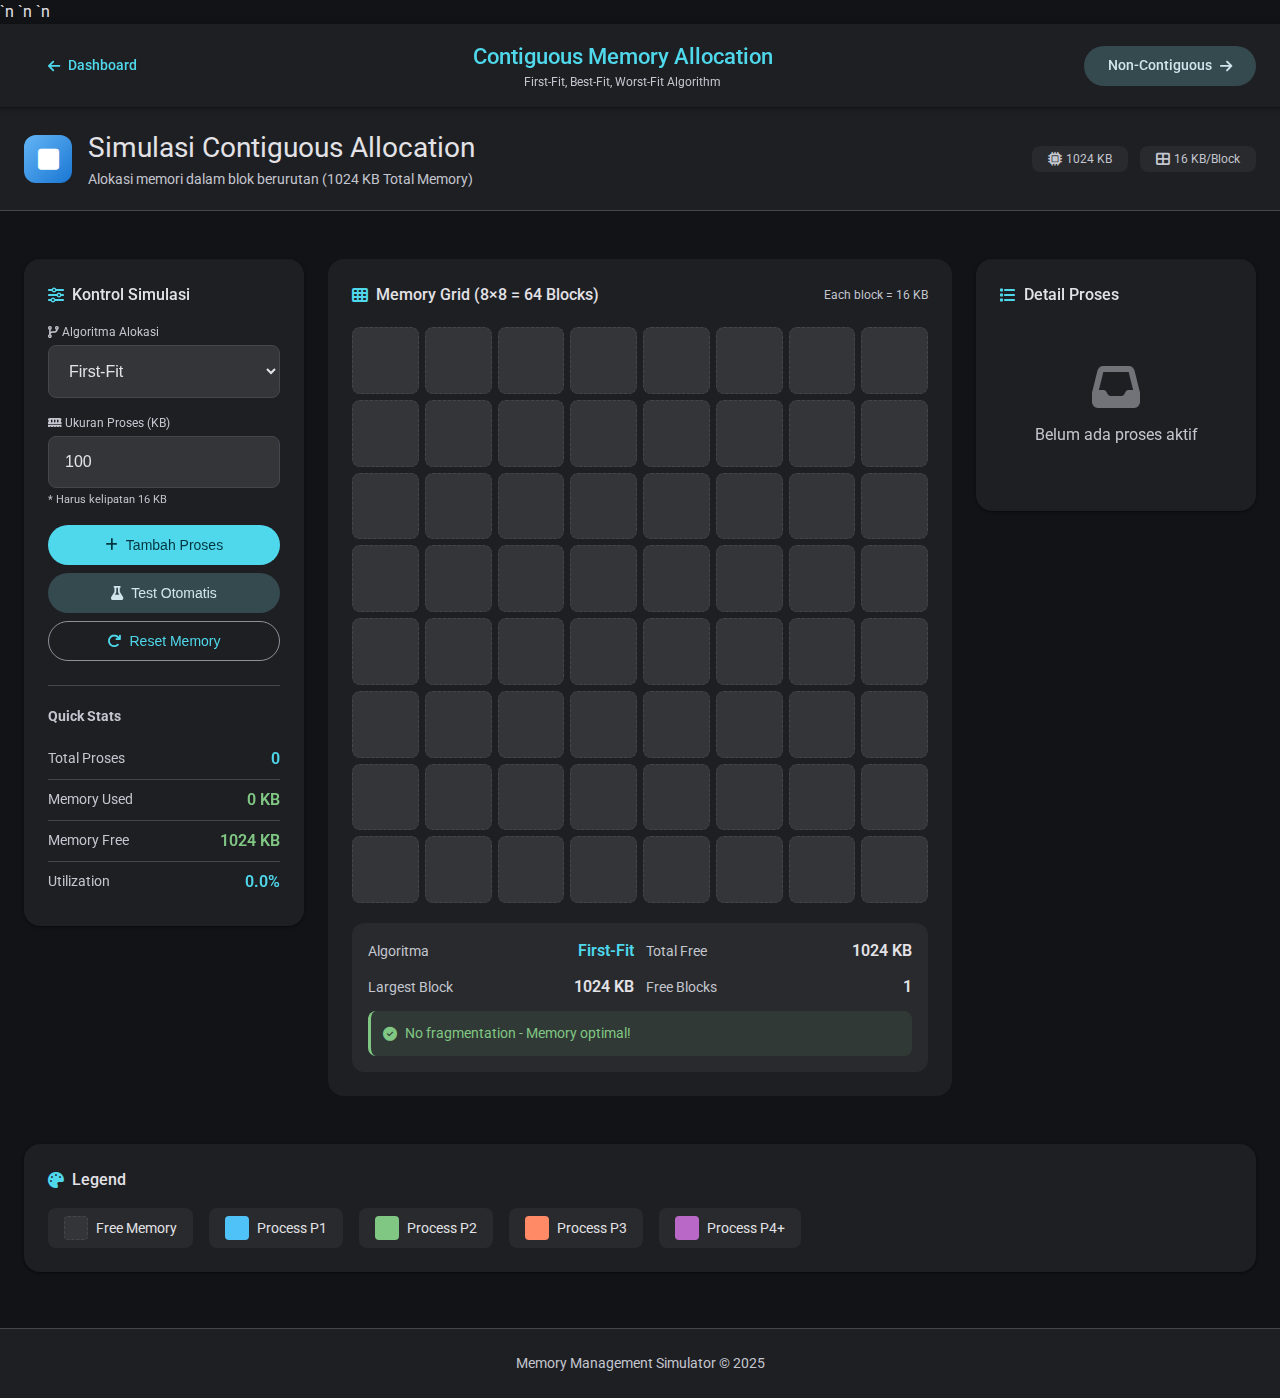
<file: pages/contiguous.html>
<!DOCTYPE html>
<html lang="id">

<head>
    <meta charset="UTF-8">
    <meta name="viewport" content="width=device-width, initial-scale=1.0">
    <title>Contiguous Memory Allocation | Memory Management Simulator</title>

    <!-- Google Fonts -->
    <link rel="preconnect" href="https://fonts.googleapis.com">
    <link rel="preconnect" href="https://fonts.gstatic.com" crossorigin>
    <link href="https://fonts.googleapis.com/css2?family=Roboto:wght@400;500;700&display=swap" rel="stylesheet">

    <!-- Font Awesome -->
    <link rel="stylesheet" href="https://cdnjs.cloudflare.com/ajax/libs/font-awesome/6.4.0/css/all.min.css">

    <!-- MD3 Styles -->
    <link rel="stylesheet" href="../css/base.css">`n    <link rel="stylesheet" href="../css/components.css">`n    <link rel="stylesheet" href="../css/layout.css">`n    <link rel="stylesheet" href="../css/pages.css">

    <style>
        .main-layout {
            display: grid;
            grid-template-columns: 280px 1fr 280px;
            gap: 24px;
            padding: 24px;
            max-width: 1400px;
            margin: 0 auto;
        }

        @media (max-width: 1200px) {
            .main-layout {
                grid-template-columns: 1fr;
            }
        }

        .sidebar {
            position: sticky;
            top: 80px;
            height: fit-content;
        }

        .page-header {
            background-color: var(--md-surface-container);
            padding: 20px 24px;
            margin-bottom: 24px;
            border-bottom: 1px solid var(--md-outline-variant);
        }

        .page-header-content {
            max-width: 1400px;
            margin: 0 auto;
            display: flex;
            align-items: center;
            justify-content: space-between;
        }

        .page-title-group {
            display: flex;
            align-items: center;
            gap: 16px;
        }

        .page-icon {
            width: 48px;
            height: 48px;
            background: linear-gradient(135deg, #64B5F6, #1976D2);
            border-radius: var(--md-radius-md);
            display: flex;
            align-items: center;
            justify-content: center;
        }

        .page-icon i {
            font-size: 24px;
            color: white;
        }

        .page-title {
            font-size: var(--md-headline-medium);
            font-weight: 400;
            color: var(--md-on-surface);
        }

        .page-subtitle {
            font-size: var(--md-body-medium);
            color: var(--md-on-surface-variant);
        }

        .header-chips {
            display: flex;
            gap: 12px;
        }

        .section-title {
            font-size: var(--md-title-medium);
            font-weight: 500;
            color: var(--md-on-surface);
            margin-bottom: 16px;
            display: flex;
            align-items: center;
            gap: 8px;
        }

        .section-title i {
            color: var(--md-primary);
        }

        /* Memory Grid Container */
        .memory-container {
            background-color: var(--md-surface-container);
            border-radius: var(--md-radius-lg);
            padding: 24px;
        }

        .memory-header {
            display: flex;
            justify-content: space-between;
            align-items: center;
            margin-bottom: 20px;
        }

        /* Fragmentation Info */
        .frag-info {
            margin-top: 20px;
            padding: 16px;
            background-color: var(--md-surface-container-high);
            border-radius: var(--md-radius-md);
        }

        .frag-stats {
            display: grid;
            grid-template-columns: repeat(2, 1fr);
            gap: 12px;
        }

        .frag-stat {
            display: flex;
            justify-content: space-between;
            align-items: center;
        }

        .frag-label {
            font-size: var(--md-body-medium);
            color: var(--md-on-surface-variant);
        }

        .frag-value {
            font-size: var(--md-title-medium);
            font-weight: 600;
            color: var(--md-on-surface);
        }

        .frag-alert {
            margin-top: 12px;
            padding: 12px;
            border-radius: var(--md-radius-sm);
            font-size: var(--md-body-medium);
            display: flex;
            align-items: center;
            gap: 8px;
        }

        .frag-alert.warning {
            background-color: rgba(255, 213, 79, 0.1);
            border-left: 3px solid var(--md-warning);
            color: var(--md-warning);
        }

        .frag-alert.success {
            background-color: rgba(129, 199, 132, 0.1);
            border-left: 3px solid var(--md-success);
            color: var(--md-success);
        }

        /* Process List */
        .process-list {
            max-height: 400px;
            overflow-y: auto;
        }

        .empty-state {
            text-align: center;
            padding: 40px 20px;
            color: var(--md-on-surface-variant);
        }

        .empty-state i {
            font-size: 48px;
            margin-bottom: 12px;
            opacity: 0.5;
        }

        /* Legend */
        .legend-section {
            padding: 24px;
            max-width: 1400px;
            margin: 0 auto;
        }
    </style>
</head>

<body>

    <!-- Navigation -->
    <nav class="navbar">
        <div class="navbar-content">
            <a href="../index.html" class="btn btn-text">
                <i class="fas fa-arrow-left"></i>
                <span>Dashboard</span>
            </a>
            <div style="text-align: center;">
                <div class="navbar-title">Contiguous Memory Allocation</div>
                <div class="navbar-subtitle">First-Fit, Best-Fit, Worst-Fit Algorithm</div>
            </div>
            <a href="noncontiguous.html" class="btn btn-tonal">
                <span>Non-Contiguous</span>
                <i class="fas fa-arrow-right"></i>
            </a>
        </div>
    </nav>

    <!-- Page Header -->
    <div class="page-header">
        <div class="page-header-content">
            <div class="page-title-group">
                <div class="page-icon">
                    <i class="fas fa-square"></i>
                </div>
                <div>
                    <h1 class="page-title">Simulasi Contiguous Allocation</h1>
                    <p class="page-subtitle">Alokasi memori dalam blok berurutan (1024 KB Total Memory)</p>
                </div>
            </div>
            <div class="header-chips">
                <div class="chip">
                    <i class="fas fa-microchip"></i>
                    <span>1024 KB</span>
                </div>
                <div class="chip">
                    <i class="fas fa-th-large"></i>
                    <span>16 KB/Block</span>
                </div>
            </div>
        </div>
    </div>

    <!-- Notification Modal -->
    <div id="custom-notification" class="modal-overlay">
        <div class="modal">
            <div class="modal-header">
                <div class="modal-icon"
                    style="background-color: var(--md-primary-container); color: var(--md-on-primary-container);">
                    <i class="fas fa-info-circle"></i>
                </div>
                <h3 class="modal-title">Notifikasi</h3>
            </div>
            <div class="modal-body">
                <p id="notification-message"></p>
            </div>
            <div class="modal-actions">
                <button onclick="hideNotification()" class="btn btn-filled">OK</button>
            </div>
        </div>
    </div>

    <!-- Auto Test Modal -->
    <div id="auto-test-modal" class="modal-overlay">
        <div class="modal">
            <div class="modal-header">
                <div class="modal-icon"
                    style="background-color: var(--md-tertiary-container); color: var(--md-on-tertiary-container);">
                    <i class="fas fa-flask"></i>
                </div>
                <h3 class="modal-title">Test Otomatis</h3>
            </div>
            <div class="modal-body">
                <p style="margin-bottom: 16px;">Pilih skenario yang ingin Anda test:</p>

                <button onclick="runAutoTest('no-frag')" class="btn btn-outlined"
                    style="width: 100%; margin-bottom: 8px; justify-content: flex-start;">
                    <i class="fas fa-check-circle" style="color: var(--md-success);"></i>
                    <span>No Fragmentation - Alokasi optimal</span>
                </button>

                <button onclick="runAutoTest('with-frag')" class="btn btn-outlined"
                    style="width: 100%; justify-content: flex-start;">
                    <i class="fas fa-exclamation-triangle" style="color: var(--md-warning);"></i>
                    <span>With Fragmentation - Ada wasted space</span>
                </button>
            </div>
            <div class="modal-actions">
                <button onclick="closeAutoTestModal()" class="btn btn-text">Batal</button>
            </div>
        </div>
    </div>

    <!-- Main Content -->
    <main class="main-layout">

        <!-- Left Sidebar - Controls -->
        <aside class="sidebar">
            <div class="card">
                <h3 class="section-title">
                    <i class="fas fa-sliders-h"></i>
                    Kontrol Simulasi
                </h3>

                <!-- Algorithm Selector -->
                <div class="input-group">
                    <label class="input-label">
                        <i class="fas fa-code-branch"></i> Algoritma Alokasi
                    </label>
                    <select id="algorithm" class="input-field">
                        <option value="first-fit">First-Fit</option>
                        <option value="best-fit">Best-Fit</option>
                        <option value="worst-fit">Worst-Fit</option>
                    </select>
                </div>

                <!-- Process Size Input -->
                <div class="input-group">
                    <label class="input-label">
                        <i class="fas fa-memory"></i> Ukuran Proses (KB)
                    </label>
                    <input type="number" id="process-size" class="input-field" value="100" min="16" step="16"
                        placeholder="Masukkan ukuran...">
                    <p style="font-size: 11px; color: var(--md-on-surface-variant); margin-top: 4px;">
                        * Harus kelipatan 16 KB
                    </p>
                </div>

                <!-- Action Buttons -->
                <button onclick="addProcess()" class="btn btn-filled" style="width: 100%; margin-bottom: 8px;">
                    <i class="fas fa-plus"></i>
                    Tambah Proses
                </button>

                <button onclick="openAutoTestModal()" class="btn btn-tonal" style="width: 100%; margin-bottom: 8px;">
                    <i class="fas fa-flask"></i>
                    Test Otomatis
                </button>

                <button onclick="resetMemory()" class="btn btn-outlined" style="width: 100%;">
                    <i class="fas fa-redo"></i>
                    Reset Memory
                </button>

                <!-- Stats -->
                <div style="margin-top: 24px; padding-top: 20px; border-top: 1px solid var(--md-outline-variant);">
                    <h4
                        style="font-size: var(--md-label-large); color: var(--md-on-surface-variant); margin-bottom: 12px;">
                        Quick Stats
                    </h4>
                    <div class="stats-item">
                        <span class="stats-label">Total Proses</span>
                        <span id="total-processes" class="stats-value primary">0</span>
                    </div>
                    <div class="stats-item">
                        <span class="stats-label">Memory Used</span>
                        <span id="memory-used" class="stats-value success">0 KB</span>
                    </div>
                    <div class="stats-item">
                        <span class="stats-label">Memory Free</span>
                        <span id="memory-free" class="stats-value warning">1024 KB</span>
                    </div>
                    <div class="stats-item">
                        <span class="stats-label">Utilization</span>
                        <span id="memory-utilization" class="stats-value primary">0%</span>
                    </div>
                </div>
            </div>
        </aside>

        <!-- Center - Memory Grid -->
        <section>
            <div class="memory-container">
                <div class="memory-header">
                    <h3 class="section-title" style="margin-bottom: 0;">
                        <i class="fas fa-th"></i>
                        Memory Grid (8×8 = 64 Blocks)
                    </h3>
                    <span style="font-size: var(--md-label-medium); color: var(--md-on-surface-variant);">
                        Each block = 16 KB
                    </span>
                </div>

                <!-- Memory Grid -->
                <div id="memory-grid" class="memory-grid"></div>

                <!-- Fragmentation Info -->
                <div id="fragmentation-info" class="frag-info"></div>
            </div>
        </section>

        <!-- Right Sidebar - Process List -->
        <aside class="sidebar">
            <div class="card">
                <h3 class="section-title">
                    <i class="fas fa-list"></i>
                    Detail Proses
                </h3>
                <div id="process-list" class="process-list">
                    <div class="empty-state">
                        <i class="fas fa-inbox"></i>
                        <p>Belum ada proses aktif</p>
                    </div>
                </div>
            </div>
        </aside>

    </main>

    <!-- Legend Section -->
    <section class="legend-section">
        <div class="card">
            <h3 class="section-title">
                <i class="fas fa-palette"></i>
                Legend
            </h3>
            <div class="legend">
                <div class="legend-item">
                    <div class="legend-color"
                        style="background-color: var(--md-surface-container-highest); border: 1px dashed var(--md-outline-variant);">
                    </div>
                    <span class="legend-text">Free Memory</span>
                </div>
                <div class="legend-item">
                    <div class="legend-color" style="background-color: var(--process-1);"></div>
                    <span class="legend-text">Process P1</span>
                </div>
                <div class="legend-item">
                    <div class="legend-color" style="background-color: var(--process-2);"></div>
                    <span class="legend-text">Process P2</span>
                </div>
                <div class="legend-item">
                    <div class="legend-color" style="background-color: var(--process-3);"></div>
                    <span class="legend-text">Process P3</span>
                </div>
                <div class="legend-item">
                    <div class="legend-color" style="background-color: var(--process-4);"></div>
                    <span class="legend-text">Process P4+</span>
                </div>
            </div>
        </div>
    </section>

    <!-- Footer -->
    <footer class="footer">
        <p>Memory Management Simulator © 2025</p>
    </footer>

    <!-- JavaScript -->
    <script src="../js/pages/contiguous.js"></script>

</body>

</html>
</file>
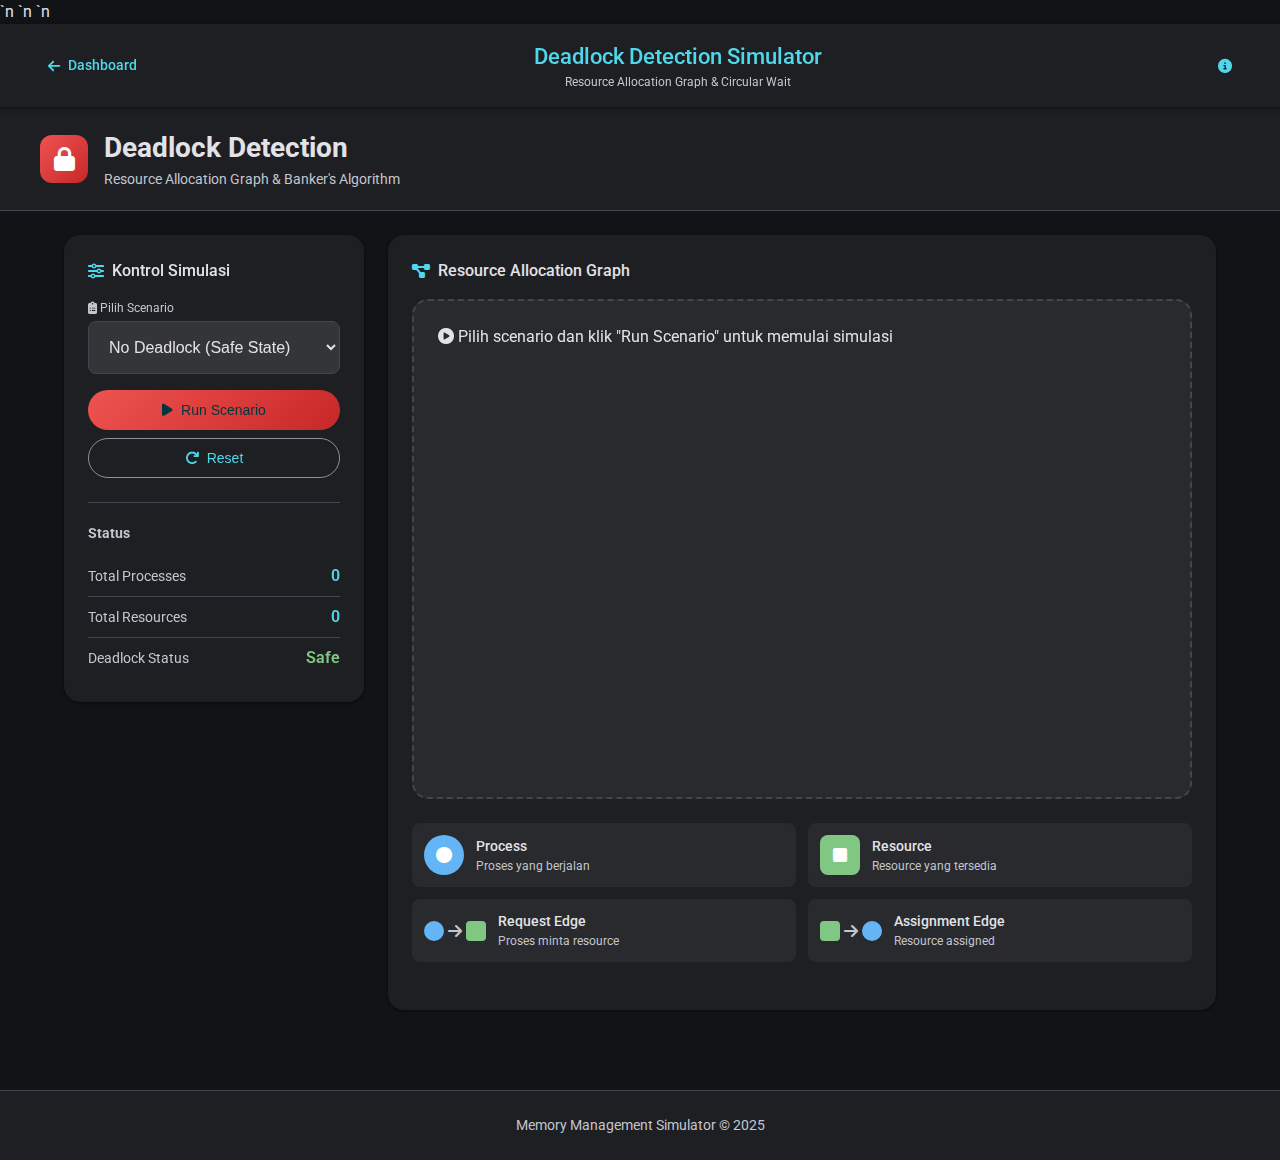
<file: pages/deadlock.html>
<!DOCTYPE html>
<html lang="id">

<head>
    <meta charset="UTF-8">
    <meta name="viewport" content="width=device-width, initial-scale=1.0">
    <title>Deadlock Simulator | Memory Management</title>

    <!-- Google Fonts -->
    <link rel="preconnect" href="https://fonts.googleapis.com">
    <link rel="preconnect" href="https://fonts.gstatic.com" crossorigin>
    <link href="https://fonts.googleapis.com/css2?family=Roboto:wght@400;500;700&display=swap" rel="stylesheet">

    <!-- Font Awesome -->
    <link rel="stylesheet" href="https://cdnjs.cloudflare.com/ajax/libs/font-awesome/6.4.0/css/all.min.css">

    <!-- MD3 Styles -->
    <link rel="stylesheet" href="../css/base.css">`n    <link rel="stylesheet" href="../css/components.css">`n    <link rel="stylesheet" href="../css/layout.css">`n    <link rel="stylesheet" href="../css/pages.css">

    <style>
        .page-header {
            background-color: var(--md-surface-container);
            padding: 20px 24px;
            margin-bottom: 24px;
            border-bottom: 1px solid var(--md-outline-variant);
        }

        .page-header-content {
            max-width: 1200px;
            margin: 0 auto;
            display: flex;
            align-items: center;
            justify-content: space-between;
        }

        .page-title-group {
            display: flex;
            align-items: center;
            gap: 16px;
        }

        .page-icon {
            width: 48px;
            height: 48px;
            background: linear-gradient(135deg, #EF5350, #C62828);
            border-radius: var(--md-radius-md);
            display: flex;
            align-items: center;
            justify-content: center;
        }

        .page-icon i {
            font-size: 24px;
            color: white;
        }

        .main-container {
            max-width: 1200px;
            margin: 0 auto;
            padding: 0 24px 48px;
        }

        .main-layout {
            display: grid;
            grid-template-columns: 300px 1fr;
            gap: 24px;
        }

        @media (max-width: 1024px) {
            .main-layout {
                grid-template-columns: 1fr;
            }
        }

        .sidebar {
            position: sticky;
            top: 80px;
            height: fit-content;
        }

        .section-title {
            font-size: var(--md-title-medium);
            font-weight: 500;
            color: var(--md-on-surface);
            margin-bottom: 16px;
            display: flex;
            align-items: center;
            gap: 8px;
        }

        .section-title i {
            color: var(--md-primary);
        }

        /* Graph Canvas */
        .graph-canvas {
            background-color: var(--md-surface-container-high);
            border-radius: var(--md-radius-lg);
            min-height: 500px;
            padding: 24px;
            position: relative;
            border: 2px dashed var(--md-outline-variant);
        }

        .graph-empty {
            display: flex;
            flex-direction: column;
            align-items: center;
            justify-content: center;
            height: 400px;
            color: var(--md-on-surface-variant);
        }

        .graph-empty i {
            font-size: 64px;
            margin-bottom: 16px;
            opacity: 0.5;
        }

        /* Process Node */
        .process-node {
            width: 60px;
            height: 60px;
            border-radius: 50%;
            display: flex;
            align-items: center;
            justify-content: center;
            font-weight: 600;
            font-size: 16px;
            color: white;
            position: absolute;
            transition: all 0.3s ease;
            cursor: pointer;
        }

        .process-node:hover {
            transform: scale(1.15);
        }

        /* Resource Node */
        .resource-node {
            width: 50px;
            height: 50px;
            border-radius: 8px;
            display: flex;
            align-items: center;
            justify-content: center;
            font-weight: 600;
            font-size: 14px;
            color: white;
            position: absolute;
            transition: all 0.3s ease;
            cursor: pointer;
        }

        .resource-node:hover {
            transform: scale(1.15);
        }

        /* Deadlock animation */
        .deadlock-detected {
            animation: shake 0.5s ease-in-out infinite;
        }

        @keyframes shake {

            0%,
            100% {
                transform: translateX(0);
            }

            25% {
                transform: translateX(-5px);
            }

            75% {
                transform: translateX(5px);
            }
        }

        /* Legend */
        .legend-grid {
            display: grid;
            grid-template-columns: 1fr 1fr;
            gap: 12px;
            margin-top: 24px;
        }

        .legend-item {
            display: flex;
            align-items: center;
            gap: 12px;
            padding: 12px;
            background-color: var(--md-surface-container-high);
            border-radius: var(--md-radius-sm);
        }

        .legend-icon {
            width: 40px;
            height: 40px;
            border-radius: 8px;
            display: flex;
            align-items: center;
            justify-content: center;
        }

        .legend-icon i {
            color: white;
        }

        .legend-info {
            flex: 1;
        }

        .legend-title {
            font-size: var(--md-body-medium);
            font-weight: 500;
            color: var(--md-on-surface);
        }

        .legend-desc {
            font-size: var(--md-label-medium);
            color: var(--md-on-surface-variant);
        }

        /* Deadlock Info Panel */
        .deadlock-info {
            margin-top: 24px;
        }

        .deadlock-alert {
            padding: 16px;
            border-radius: var(--md-radius-md);
            display: flex;
            align-items: center;
            gap: 12px;
        }

        .deadlock-alert.danger {
            background-color: rgba(239, 83, 80, 0.1);
            border-left: 4px solid #EF5350;
        }

        .deadlock-alert.safe {
            background-color: rgba(129, 199, 132, 0.1);
            border-left: 4px solid var(--md-success);
        }

        .deadlock-alert i {
            font-size: 24px;
        }

        .deadlock-alert.danger i {
            color: #EF5350;
        }

        .deadlock-alert.safe i {
            color: var(--md-success);
        }
    </style>
</head>

<body>

    <!-- Navigation -->
    <nav class="navbar">
        <div class="navbar-content">
            <a href="../index.html" class="btn btn-text">
                <i class="fas fa-arrow-left"></i>
                <span>Dashboard</span>
            </a>
            <div style="text-align: center;">
                <div class="navbar-title">Deadlock Detection Simulator</div>
                <div class="navbar-subtitle">Resource Allocation Graph & Circular Wait</div>
            </div>
            <button onclick="openInfoModal()" class="btn btn-text">
                <i class="fas fa-info-circle"></i>
            </button>
        </div>
    </nav>

    <!-- Page Header -->
    <div class="page-header">
        <div class="page-header-content">
            <div class="page-title-group">
                <div class="page-icon">
                    <i class="fas fa-lock"></i>
                </div>
                <div>
                    <h1 style="font-size: var(--md-headline-medium); color: var(--md-on-surface);">Deadlock Detection
                    </h1>
                    <p style="font-size: var(--md-body-medium); color: var(--md-on-surface-variant);">Resource
                        Allocation Graph & Banker's Algorithm</p>
                </div>
            </div>
        </div>
    </div>

    <!-- Info Modal -->
    <div id="info-modal" class="modal-overlay">
        <div class="modal" style="max-width: 600px;">
            <div class="modal-header">
                <div class="modal-icon" style="background-color: rgba(239, 83, 80, 0.2); color: #EF5350;">
                    <i class="fas fa-lock"></i>
                </div>
                <h3 class="modal-title">Tentang Deadlock</h3>
            </div>
            <div class="modal-body">
                <p style="margin-bottom: 16px;"><strong>Deadlock</strong> adalah kondisi di mana 2 atau lebih proses
                    saling menunggu resource yang sedang dipegang oleh proses lain.</p>

                <div style="padding: 16px; background: var(--md-surface-container-high); border-radius: 8px;">
                    <strong style="color: #EF5350; display: block; margin-bottom: 12px;">4 Kondisi Deadlock
                        (Coffman):</strong>
                    <ol style="padding-left: 20px; color: var(--md-on-surface-variant); font-size: 14px;">
                        <li style="margin-bottom: 6px;"><strong>Mutual Exclusion:</strong> Resource hanya bisa digunakan
                            1 proses</li>
                        <li style="margin-bottom: 6px;"><strong>Hold and Wait:</strong> Proses memegang resource sambil
                            menunggu yang lain</li>
                        <li style="margin-bottom: 6px;"><strong>No Preemption:</strong> Resource tidak bisa dipaksa
                            diambil</li>
                        <li><strong>Circular Wait:</strong> Ada cycle dalam waiting chain</li>
                    </ol>
                </div>
            </div>
            <div class="modal-actions">
                <button onclick="closeInfoModal()" class="btn btn-filled"
                    style="background: linear-gradient(135deg, #EF5350, #C62828);">Mengerti</button>
            </div>
        </div>
    </div>

    <!-- Notification Modal -->
    <div id="custom-notification" class="modal-overlay">
        <div class="modal">
            <div class="modal-header">
                <div id="notification-icon" class="modal-icon"
                    style="background-color: rgba(239, 83, 80, 0.2); color: #EF5350;">
                    <i class="fas fa-info-circle"></i>
                </div>
                <h3 class="modal-title">Notifikasi</h3>
            </div>
            <div class="modal-body">
                <p id="notification-message"></p>
            </div>
            <div class="modal-actions">
                <button onclick="hideNotification()" class="btn btn-filled"
                    style="background: linear-gradient(135deg, #EF5350, #C62828);">OK</button>
            </div>
        </div>
    </div>

    <!-- Main Content -->
    <main class="main-container">
        <div class="main-layout">
            <!-- Sidebar Controls -->
            <aside class="sidebar">
                <div class="card">
                    <h3 class="section-title"><i class="fas fa-sliders-h"></i> Kontrol Simulasi</h3>

                    <div class="input-group">
                        <label class="input-label"><i class="fas fa-clipboard-list"></i> Pilih Scenario</label>
                        <select id="scenario" class="input-field">
                            <option value="no-deadlock">No Deadlock (Safe State)</option>
                            <option value="simple-deadlock">Simple Deadlock (2 Proses)</option>
                            <option value="circular-deadlock">Circular Deadlock (3 Proses)</option>
                            <option value="complex-deadlock">Complex Deadlock (4 Proses)</option>
                        </select>
                    </div>

                    <button onclick="runScenario()" class="btn btn-filled"
                        style="width: 100%; margin-bottom: 8px; background: linear-gradient(135deg, #EF5350, #C62828);">
                        <i class="fas fa-play"></i>
                        Run Scenario
                    </button>

                    <button onclick="resetSimulation()" class="btn btn-outlined" style="width: 100%;">
                        <i class="fas fa-redo"></i>
                        Reset
                    </button>

                    <!-- Stats -->
                    <div style="margin-top: 24px; padding-top: 20px; border-top: 1px solid var(--md-outline-variant);">
                        <h4
                            style="font-size: var(--md-label-large); color: var(--md-on-surface-variant); margin-bottom: 12px;">
                            Status</h4>
                        <div class="stats-item">
                            <span class="stats-label">Total Processes</span>
                            <span id="total-processes" class="stats-value primary">0</span>
                        </div>
                        <div class="stats-item">
                            <span class="stats-label">Total Resources</span>
                            <span id="total-resources" class="stats-value primary">0</span>
                        </div>
                        <div class="stats-item">
                            <span class="stats-label">Deadlock Status</span>
                            <span id="deadlock-status" class="stats-value success">Safe</span>
                        </div>
                    </div>
                </div>
            </aside>

            <!-- Graph Visualization -->
            <section>
                <div class="card">
                    <h3 class="section-title"><i class="fas fa-project-diagram"></i> Resource Allocation Graph</h3>

                    <div id="graph-canvas" class="graph-canvas">
                        <div class="graph-empty">
                            <i class="fas fa-play-circle"></i>
                            <p>Pilih scenario dan klik "Run Scenario" untuk memulai simulasi</p>
                        </div>
                    </div>

                    <!-- Legend -->
                    <div class="legend-grid">
                        <div class="legend-item">
                            <div class="legend-icon" style="background-color: #64B5F6; border-radius: 50%;">
                                <i class="fas fa-circle"></i>
                            </div>
                            <div class="legend-info">
                                <div class="legend-title">Process</div>
                                <div class="legend-desc">Proses yang berjalan</div>
                            </div>
                        </div>
                        <div class="legend-item">
                            <div class="legend-icon" style="background-color: #81C784;">
                                <i class="fas fa-square"></i>
                            </div>
                            <div class="legend-info">
                                <div class="legend-title">Resource</div>
                                <div class="legend-desc">Resource yang tersedia</div>
                            </div>
                        </div>
                        <div class="legend-item">
                            <div style="display: flex; align-items: center; gap: 4px;">
                                <div style="width: 20px; height: 20px; background: #64B5F6; border-radius: 50%;"></div>
                                <i class="fas fa-arrow-right" style="color: var(--md-on-surface-variant);"></i>
                                <div style="width: 20px; height: 20px; background: #81C784; border-radius: 4px;"></div>
                            </div>
                            <div class="legend-info">
                                <div class="legend-title">Request Edge</div>
                                <div class="legend-desc">Proses minta resource</div>
                            </div>
                        </div>
                        <div class="legend-item">
                            <div style="display: flex; align-items: center; gap: 4px;">
                                <div style="width: 20px; height: 20px; background: #81C784; border-radius: 4px;"></div>
                                <i class="fas fa-arrow-right" style="color: var(--md-on-surface-variant);"></i>
                                <div style="width: 20px; height: 20px; background: #64B5F6; border-radius: 50%;"></div>
                            </div>
                            <div class="legend-info">
                                <div class="legend-title">Assignment Edge</div>
                                <div class="legend-desc">Resource assigned</div>
                            </div>
                        </div>
                    </div>

                    <!-- Deadlock Info -->
                    <div id="deadlock-info" class="deadlock-info"></div>
                </div>
            </section>
        </div>
    </main>

    <!-- Footer -->
    <footer class="footer">
        <p>Memory Management Simulator © 2025</p>
    </footer>

    <!-- JavaScript -->
    <script src="../js/pages/deadlock.js"></script>

</body>

</html>
</file>
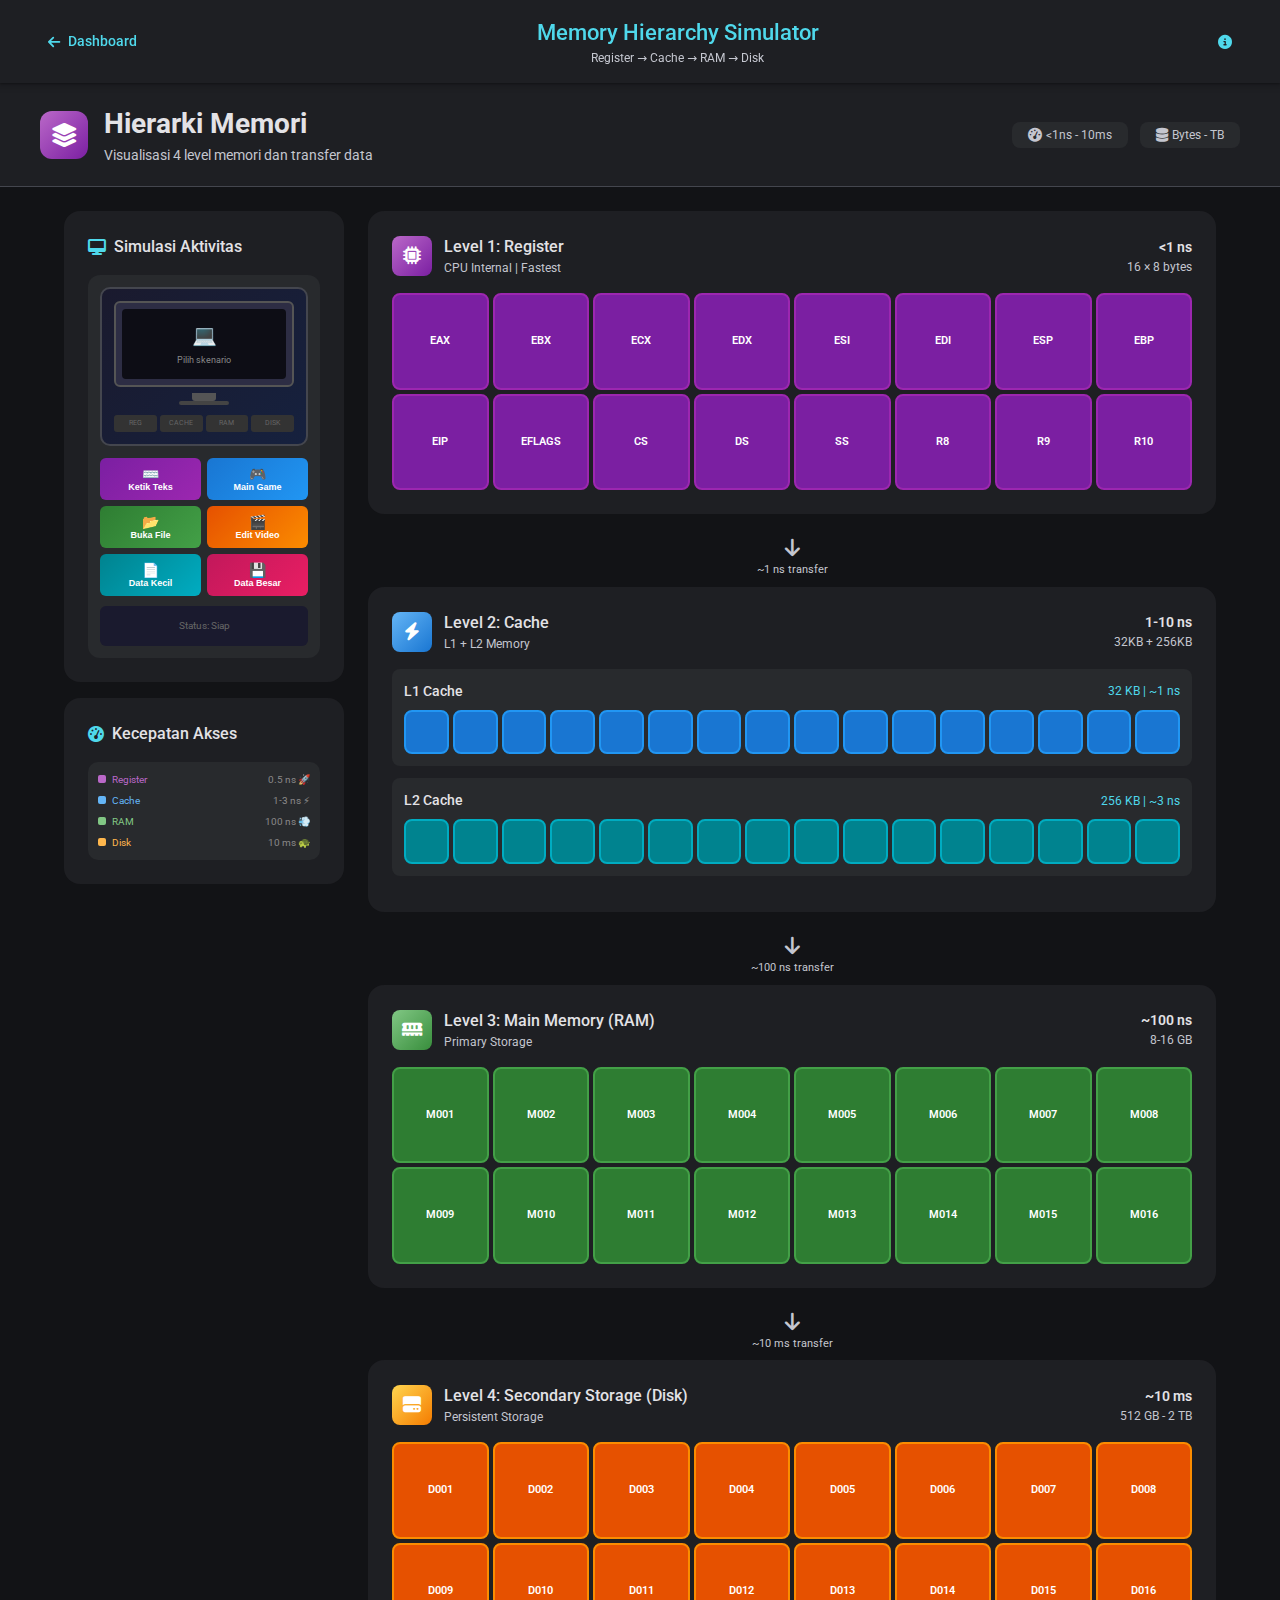
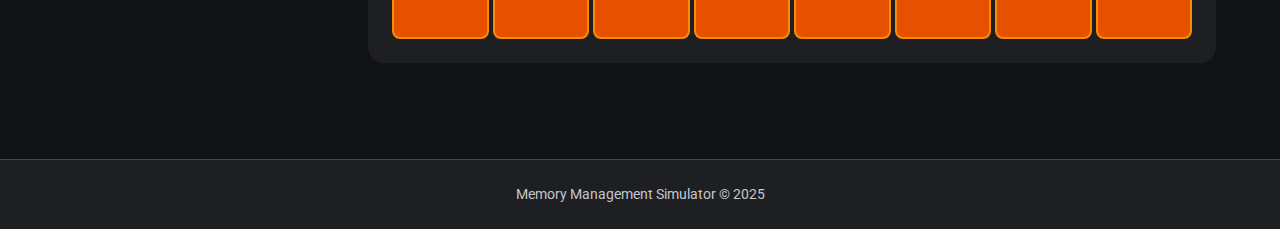
<file: pages/hierarchy.html>
<!DOCTYPE html>
<html lang="id">

<head>
    <meta charset="UTF-8">
    <meta name="viewport" content="width=device-width, initial-scale=1.0">
    <title>Memory Hierarchy | Memory Management Simulator</title>

    <!-- Google Fonts -->
    <link rel="preconnect" href="https://fonts.googleapis.com">
    <link rel="preconnect" href="https://fonts.gstatic.com" crossorigin>
    <link href="https://fonts.googleapis.com/css2?family=Roboto:wght@400;500;700&display=swap" rel="stylesheet">

    <!-- Font Awesome -->
    <link rel="stylesheet" href="https://cdnjs.cloudflare.com/ajax/libs/font-awesome/6.4.0/css/all.min.css">

    <!-- MD3 Styles - Modular CSS -->
    <link rel="stylesheet" href="../css/base.css">
    <link rel="stylesheet" href="../css/components.css">
    <link rel="stylesheet" href="../css/layout.css">
    <link rel="stylesheet" href="../css/pages.css">

    <style>
        .page-header {
            background-color: var(--md-surface-container);
            padding: 20px 24px;
            margin-bottom: 24px;
            border-bottom: 1px solid var(--md-outline-variant);
        }

        .page-header-content {
            max-width: 1200px;
            margin: 0 auto;
            display: flex;
            align-items: center;
            justify-content: space-between;
        }

        .page-title-group {
            display: flex;
            align-items: center;
            gap: 16px;
        }

        .page-icon {
            width: 48px;
            height: 48px;
            background: linear-gradient(135deg, #BA68C8, #7B1FA2);
            border-radius: var(--md-radius-md);
            display: flex;
            align-items: center;
            justify-content: center;
        }

        .page-icon i {
            font-size: 24px;
            color: white;
        }

        .main-container {
            max-width: 1200px;
            margin: 0 auto;
            padding: 0 24px 48px;
        }

        .controls-row {
            display: flex;
            gap: 16px;
            align-items: flex-end;
            margin-bottom: 24px;
            flex-wrap: wrap;
        }

        .controls-row .input-group {
            margin-bottom: 0;
            flex: 1;
            min-width: 200px;
        }

        /* Memory Level Cards */
        .level-card {
            background-color: var(--md-surface-container);
            border-radius: var(--md-radius-lg);
            padding: 24px;
            margin-bottom: 16px;
            transition: all 0.3s ease;
        }

        .level-header {
            display: flex;
            align-items: center;
            justify-content: space-between;
            margin-bottom: 16px;
        }

        .level-info {
            display: flex;
            align-items: center;
            gap: 12px;
        }

        .level-icon {
            width: 40px;
            height: 40px;
            border-radius: var(--md-radius-sm);
            display: flex;
            align-items: center;
            justify-content: center;
        }

        .level-icon i {
            font-size: 18px;
            color: white;
        }

        .level-title {
            font-size: var(--md-title-medium);
            font-weight: 500;
            color: var(--md-on-surface);
        }

        .level-subtitle {
            font-size: var(--md-label-medium);
            color: var(--md-on-surface-variant);
        }

        .level-stats {
            text-align: right;
        }

        .level-speed {
            font-size: var(--md-body-medium);
            font-weight: 600;
            color: var(--md-on-surface);
        }

        .level-size {
            font-size: var(--md-label-medium);
            color: var(--md-on-surface-variant);
        }

        /* Memory Cells Grid */
        .level-grid {
            display: grid;
            gap: 4px;
        }

        .level-grid.register {
            grid-template-columns: repeat(8, 1fr);
        }

        .level-grid.cache {
            grid-template-columns: repeat(16, 1fr);
        }

        .level-grid.ram {
            grid-template-columns: repeat(8, 1fr);
        }

        .level-grid.disk {
            grid-template-columns: repeat(8, 1fr);
        }

        .mem-cell {
            aspect-ratio: 1;
            border-radius: 4px;
            display: flex;
            align-items: center;
            justify-content: center;
            font-size: 10px;
            font-weight: 600;
            transition: all 0.2s ease;
            cursor: pointer;
        }

        .mem-cell:hover {
            transform: scale(1.15);
            z-index: 10;
        }

        .mem-cell.empty {
            background-color: var(--md-surface-container-highest);
            border: 1px dashed var(--md-outline-variant);
        }

        .mem-cell.data {
            color: white;
        }

        /* Arrow between levels */
        .level-arrow {
            display: flex;
            flex-direction: column;
            align-items: center;
            padding: 8px 0;
            color: var(--md-on-surface-variant);
        }

        .level-arrow i {
            font-size: 20px;
        }

        .level-arrow span {
            font-size: 11px;
            margin-top: 4px;
        }

        /* Stats Panel */
        .stats-panel {
            background-color: var(--md-surface-container);
            border-radius: var(--md-radius-lg);
            padding: 24px;
            position: sticky;
            top: 80px;
        }

        .section-title {
            font-size: var(--md-title-medium);
            font-weight: 500;
            color: var(--md-on-surface);
            margin-bottom: 16px;
            display: flex;
            align-items: center;
            gap: 8px;
        }

        .section-title i {
            color: var(--md-primary);
        }

        .sidebar-layout {
            display: grid;
            grid-template-columns: 280px 1fr;
            gap: 24px;
        }

        @media (max-width: 1024px) {
            .sidebar-layout {
                grid-template-columns: 1fr;
            }
        }

        /* Cache sublevel */
        .cache-sublevel {
            background-color: var(--md-surface-container-high);
            border-radius: var(--md-radius-sm);
            padding: 12px;
            margin-bottom: 12px;
        }

        .cache-sublevel-header {
            display: flex;
            justify-content: space-between;
            align-items: center;
            margin-bottom: 8px;
        }

        .cache-sublevel-title {
            font-size: var(--md-label-large);
            color: var(--md-on-surface);
            font-weight: 500;
        }

        .cache-sublevel-info {
            font-size: var(--md-label-medium);
            color: var(--md-primary);
        }
    </style>
</head>

<body>

    <!-- Navigation -->
    <nav class="navbar">
        <div class="navbar-content">
            <a href="../index.html" class="btn btn-text">
                <i class="fas fa-arrow-left"></i>
                <span>Dashboard</span>
            </a>
            <div style="text-align: center;">
                <div class="navbar-title">Memory Hierarchy Simulator</div>
                <div class="navbar-subtitle">Register → Cache → RAM → Disk</div>
            </div>
            <button onclick="openInfoModal()" class="btn btn-text">
                <i class="fas fa-info-circle"></i>
            </button>
        </div>
    </nav>

    <!-- Page Header -->
    <div class="page-header">
        <div class="page-header-content">
            <div class="page-title-group">
                <div class="page-icon">
                    <i class="fas fa-layer-group"></i>
                </div>
                <div>
                    <h1 style="font-size: var(--md-headline-medium); color: var(--md-on-surface);">Hierarki Memori</h1>
                    <p style="font-size: var(--md-body-medium); color: var(--md-on-surface-variant);">Visualisasi 4
                        level memori dan transfer data</p>
                </div>
            </div>
            <div style="display: flex; gap: 12px;">
                <div class="chip"><i class="fas fa-tachometer-alt"></i> &lt;1ns - 10ms</div>
                <div class="chip"><i class="fas fa-database"></i> Bytes - TB</div>
            </div>
        </div>
    </div>

    <!-- Info Modal -->
    <div id="info-modal" class="modal-overlay">
        <div class="modal" style="max-width: 600px;">
            <div class="modal-header">
                <div class="modal-icon" style="background-color: rgba(186, 104, 200, 0.2); color: #BA68C8;">
                    <i class="fas fa-info-circle"></i>
                </div>
                <h3 class="modal-title">Tentang Memory Hierarchy</h3>
            </div>
            <div class="modal-body">
                <p style="margin-bottom: 16px;">Hierarki memori adalah organisasi berbagai jenis memori berdasarkan
                    <strong>kecepatan</strong>, <strong>kapasitas</strong>, dan <strong>harga</strong>.
                </p>

                <div style="display: grid; gap: 8px;">
                    <div style="padding: 12px; background: var(--md-surface-container-high); border-radius: 8px;">
                        <strong style="color: #BA68C8;">Level 1: Register</strong>
                        <p style="font-size: 13px; color: var(--md-on-surface-variant);">Paling cepat (&lt;1 ns), paling
                            kecil (bytes), di dalam CPU.</p>
                    </div>
                    <div style="padding: 12px; background: var(--md-surface-container-high); border-radius: 8px;">
                        <strong style="color: #64B5F6;">Level 2: Cache</strong>
                        <p style="font-size: 13px; color: var(--md-on-surface-variant);">Sangat cepat (1-10 ns), kecil
                            (KB-MB). L1, L2, L3 cache.</p>
                    </div>
                    <div style="padding: 12px; background: var(--md-surface-container-high); border-radius: 8px;">
                        <strong style="color: #81C784;">Level 3: RAM</strong>
                        <p style="font-size: 13px; color: var(--md-on-surface-variant);">Cepat (~100 ns), sedang (GB),
                            primary storage.</p>
                    </div>
                    <div style="padding: 12px; background: var(--md-surface-container-high); border-radius: 8px;">
                        <strong style="color: #FFD54F;">Level 4: Disk</strong>
                        <p style="font-size: 13px; color: var(--md-on-surface-variant);">Lambat (~10 ms), besar (TB),
                            persistent storage.</p>
                    </div>
                </div>
            </div>
            <div class="modal-actions">
                <button onclick="closeInfoModal()" class="btn btn-filled">Mengerti</button>
            </div>
        </div>
    </div>

    <!-- Notification Modal -->
    <div id="custom-notification" class="modal-overlay">
        <div class="modal">
            <div class="modal-header">
                <div class="modal-icon" style="background-color: rgba(186, 104, 200, 0.2); color: #BA68C8;">
                    <i class="fas fa-info-circle"></i>
                </div>
                <h3 class="modal-title">Notifikasi</h3>
            </div>
            <div class="modal-body">
                <p id="notification-message"></p>
            </div>
            <div class="modal-actions">
                <button onclick="hideNotification()" class="btn btn-filled">OK</button>
            </div>
        </div>
    </div>

    <!-- Simulation Popup Modal -->
    <div id="simulation-modal" class="modal-overlay">
        <div class="modal" style="max-width: 500px; padding: 0; overflow: hidden;">
            <!-- Simulation Screen -->
            <div id="sim-screen" style="background: #0a0a0f; min-height: 280px; position: relative; overflow: hidden;">
                <!-- Content will be injected by JS -->
            </div>

            <!-- Memory Level Indicators -->
            <div style="background: #1a1a2e; padding: 16px; border-top: 1px solid #333;">
                <div style="display: flex; gap: 8px; margin-bottom: 12px;">
                    <div id="sim-reg" class="sim-level"
                        style="flex: 1; background: #333; border-radius: 8px; padding: 8px; text-align: center; transition: all 0.3s;">
                        <div style="font-size: 18px;">💠</div>
                        <div style="font-size: 10px; color: #888; margin-top: 2px;">Register</div>
                    </div>
                    <div id="sim-cache" class="sim-level"
                        style="flex: 1; background: #333; border-radius: 8px; padding: 8px; text-align: center; transition: all 0.3s;">
                        <div style="font-size: 18px;">⚡</div>
                        <div style="font-size: 10px; color: #888; margin-top: 2px;">Cache</div>
                    </div>
                    <div id="sim-ram" class="sim-level"
                        style="flex: 1; background: #333; border-radius: 8px; padding: 8px; text-align: center; transition: all 0.3s;">
                        <div style="font-size: 18px;">🧠</div>
                        <div style="font-size: 10px; color: #888; margin-top: 2px;">RAM</div>
                    </div>
                    <div id="sim-disk" class="sim-level"
                        style="flex: 1; background: #333; border-radius: 8px; padding: 8px; text-align: center; transition: all 0.3s;">
                        <div style="font-size: 18px;">💾</div>
                        <div style="font-size: 10px; color: #888; margin-top: 2px;">Disk</div>
                    </div>
                </div>

                <!-- Status -->
                <div id="sim-status"
                    style="background: #0d0d15; border-radius: 8px; padding: 12px; text-align: center; min-height: 50px;">
                    <span style="color: #4FD8EB; font-size: 12px;">Memulai simulasi...</span>
                </div>
            </div>

            <!-- Close Button -->
            <div style="background: #1a1a2e; padding: 12px 16px; border-top: 1px solid #333;">
                <button onclick="closeSimulation()" class="btn btn-filled" style="width: 100%;">
                    <i class="fas fa-times"></i> Tutup Simulasi
                </button>
            </div>
        </div>
    </div>

    <style>
        /* Simulation Animations */
        @keyframes bird-jump {

            0%,
            100% {
                transform: translateY(0);
            }

            50% {
                transform: translateY(-30px);
            }
        }

        @keyframes bird-fall {
            0% {
                transform: translateY(-30px);
            }

            100% {
                transform: translateY(10px);
            }
        }

        @keyframes pipe-move {
            0% {
                transform: translateX(100%);
            }

            100% {
                transform: translateX(-100%);
            }
        }

        @keyframes typing-cursor {

            0%,
            100% {
                opacity: 1;
            }

            50% {
                opacity: 0;
            }
        }

        @keyframes file-load {
            0% {
                width: 0%;
            }

            100% {
                width: 100%;
            }
        }

        @keyframes pulse-glow {

            0%,
            100% {
                box-shadow: 0 0 10px currentColor;
            }

            50% {
                box-shadow: 0 0 30px currentColor;
            }
        }

        @keyframes data-flow {
            0% {
                transform: translateY(100%);
                opacity: 0;
            }

            50% {
                opacity: 1;
            }

            100% {
                transform: translateY(-100%);
                opacity: 0;
            }
        }

        @keyframes spin {
            0% {
                transform: rotate(0deg);
            }

            100% {
                transform: rotate(360deg);
            }
        }

        .sim-level.active {
            animation: pulse-glow 0.5s ease-in-out;
        }
    </style>

    <!-- Main Content -->
    <main class="main-container">
        <div class="sidebar-layout">
            <!-- Sidebar - Interactive Scenarios -->
            <aside>
                <!-- Interactive PC Visual -->
                <div class="stats-panel" style="margin-bottom: 16px;">
                    <h3 class="section-title"><i class="fas fa-desktop"></i> Simulasi Aktivitas</h3>

                    <div style="padding: 12px; background: var(--md-surface-container-high); border-radius: 12px;">
                        <!-- Desktop Computer with Dynamic Screen -->
                        <div
                            style="position: relative; padding: 12px; background: linear-gradient(135deg, #1a1a2e, #16213e); border-radius: 10px; border: 2px solid #44464E;">
                            <!-- Monitor Frame -->
                            <div
                                style="background: #2d2d44; border-radius: 6px; padding: 6px; margin-bottom: 6px; border: 2px solid #555;">
                                <!-- Dynamic Screen -->
                                <div id="pc-screen"
                                    style="background: #0d0d15; border-radius: 4px; height: 70px; display: flex; flex-direction: column; align-items: center; justify-content: center; overflow: hidden; font-size: 11px; transition: all 0.3s;">
                                    <span style="color: #4FD8EB; font-size: 20px;">💻</span>
                                    <span style="color: #888; font-size: 9px; margin-top: 4px;">Pilih skenario</span>
                                </div>
                            </div>
                            <!-- Monitor Stand -->
                            <div
                                style="width: 24px; height: 8px; background: #555; margin: 0 auto; border-radius: 0 0 3px 3px;">
                            </div>
                            <div
                                style="width: 50px; height: 4px; background: #444; margin: 0 auto; border-radius: 2px;">
                            </div>

                            <!-- Level Indicators -->
                            <div
                                style="display: grid; grid-template-columns: repeat(4, 1fr); gap: 3px; margin-top: 10px;">
                                <div id="ind-reg"
                                    style="background: #333; border-radius: 3px; padding: 3px 2px; text-align: center; transition: all 0.3s;">
                                    <div style="font-size: 7px; color: #666;">REG</div>
                                </div>
                                <div id="ind-cache"
                                    style="background: #333; border-radius: 3px; padding: 3px 2px; text-align: center; transition: all 0.3s;">
                                    <div style="font-size: 7px; color: #666;">CACHE</div>
                                </div>
                                <div id="ind-ram"
                                    style="background: #333; border-radius: 3px; padding: 3px 2px; text-align: center; transition: all 0.3s;">
                                    <div style="font-size: 7px; color: #666;">RAM</div>
                                </div>
                                <div id="ind-disk"
                                    style="background: #333; border-radius: 3px; padding: 3px 2px; text-align: center; transition: all 0.3s;">
                                    <div style="font-size: 7px; color: #666;">DISK</div>
                                </div>
                            </div>
                        </div>

                        <!-- Scenario Buttons Grid -->
                        <div style="margin-top: 12px; display: grid; grid-template-columns: 1fr 1fr; gap: 6px;">
                            <button onclick="runScenario('typing')"
                                style="background: linear-gradient(135deg, #7B1FA2, #9C27B0); border: none; border-radius: 6px; padding: 8px 4px; cursor: pointer; transition: all 0.2s;"
                                onmouseover="this.style.transform='scale(1.05)'"
                                onmouseout="this.style.transform='scale(1)'">
                                <div style="color: white; font-size: 14px;">⌨️</div>
                                <div style="color: white; font-size: 9px; font-weight: 600;">Ketik Teks</div>
                            </button>
                            <button onclick="runScenario('gaming')"
                                style="background: linear-gradient(135deg, #1976D2, #2196F3); border: none; border-radius: 6px; padding: 8px 4px; cursor: pointer; transition: all 0.2s;"
                                onmouseover="this.style.transform='scale(1.05)'"
                                onmouseout="this.style.transform='scale(1)'">
                                <div style="color: white; font-size: 14px;">🎮</div>
                                <div style="color: white; font-size: 9px; font-weight: 600;">Main Game</div>
                            </button>
                            <button onclick="runScenario('openfile')"
                                style="background: linear-gradient(135deg, #2E7D32, #43A047); border: none; border-radius: 6px; padding: 8px 4px; cursor: pointer; transition: all 0.2s;"
                                onmouseover="this.style.transform='scale(1.05)'"
                                onmouseout="this.style.transform='scale(1)'">
                                <div style="color: white; font-size: 14px;">📂</div>
                                <div style="color: white; font-size: 9px; font-weight: 600;">Buka File</div>
                            </button>
                            <button onclick="runScenario('video')"
                                style="background: linear-gradient(135deg, #E65100, #FB8C00); border: none; border-radius: 6px; padding: 8px 4px; cursor: pointer; transition: all 0.2s;"
                                onmouseover="this.style.transform='scale(1.05)'"
                                onmouseout="this.style.transform='scale(1)'">
                                <div style="color: white; font-size: 14px;">🎬</div>
                                <div style="color: white; font-size: 9px; font-weight: 600;">Edit Video</div>
                            </button>
                            <button onclick="runScenario('smalldata')"
                                style="background: linear-gradient(135deg, #00838F, #00ACC1); border: none; border-radius: 6px; padding: 8px 4px; cursor: pointer; transition: all 0.2s;"
                                onmouseover="this.style.transform='scale(1.05)'"
                                onmouseout="this.style.transform='scale(1)'">
                                <div style="color: white; font-size: 14px;">📄</div>
                                <div style="color: white; font-size: 9px; font-weight: 600;">Data Kecil</div>
                            </button>
                            <button onclick="runScenario('bigdata')"
                                style="background: linear-gradient(135deg, #C2185B, #E91E63); border: none; border-radius: 6px; padding: 8px 4px; cursor: pointer; transition: all 0.2s;"
                                onmouseover="this.style.transform='scale(1.05)'"
                                onmouseout="this.style.transform='scale(1)'">
                                <div style="color: white; font-size: 14px;">💾</div>
                                <div style="color: white; font-size: 9px; font-weight: 600;">Data Besar</div>
                            </button>
                        </div>

                        <!-- Status Display -->
                        <div id="scenario-status"
                            style="margin-top: 10px; padding: 8px; background: #1a1a2e; border-radius: 6px; text-align: center; min-height: 40px; display: flex; align-items: center; justify-content: center;">
                            <span style="color: #666; font-size: 10px;">Status: Siap</span>
                        </div>
                    </div>
                </div>

                <!-- Compact Speed Reference -->
                <div class="stats-panel">
                    <h3 class="section-title"><i class="fas fa-tachometer-alt"></i> Kecepatan Akses</h3>
                    <div style="padding: 10px; background: var(--md-surface-container-high); border-radius: 10px;">
                        <div style="display: grid; gap: 6px; font-size: 10px;">
                            <div style="display: flex; align-items: center; gap: 6px;">
                                <div style="width: 8px; height: 8px; background: #BA68C8; border-radius: 2px;"></div>
                                <span style="color: #BA68C8; flex: 1;">Register</span>
                                <span style="color: #888;">0.5 ns 🚀</span>
                            </div>
                            <div style="display: flex; align-items: center; gap: 6px;">
                                <div style="width: 8px; height: 8px; background: #64B5F6; border-radius: 2px;"></div>
                                <span style="color: #64B5F6; flex: 1;">Cache</span>
                                <span style="color: #888;">1-3 ns ⚡</span>
                            </div>
                            <div style="display: flex; align-items: center; gap: 6px;">
                                <div style="width: 8px; height: 8px; background: #81C784; border-radius: 2px;"></div>
                                <span style="color: #81C784; flex: 1;">RAM</span>
                                <span style="color: #888;">100 ns 💨</span>
                            </div>
                            <div style="display: flex; align-items: center; gap: 6px;">
                                <div style="width: 8px; height: 8px; background: #FFB74D; border-radius: 2px;"></div>
                                <span style="color: #FFB74D; flex: 1;">Disk</span>
                                <span style="color: #888;">10 ms 🐢</span>
                            </div>
                        </div>
                    </div>
                </div>
            </aside>

            <!-- Memory Visualization -->
            <section>
                <!-- Level 1: Register -->
                <div id="level-register" class="level-card">
                    <div class="level-header">
                        <div class="level-info">
                            <div class="level-icon" style="background: linear-gradient(135deg, #BA68C8, #7B1FA2);">
                                <i class="fas fa-microchip"></i>
                            </div>
                            <div>
                                <div class="level-title">Level 1: Register</div>
                                <div class="level-subtitle">CPU Internal | Fastest</div>
                            </div>
                        </div>
                        <div class="level-stats">
                            <div class="level-speed">&lt;1 ns</div>
                            <div class="level-size">16 × 8 bytes</div>
                        </div>
                    </div>
                    <div id="register-grid" class="level-grid register"></div>
                </div>

                <div class="level-arrow">
                    <i class="fas fa-arrow-down"></i>
                    <span>~1 ns transfer</span>
                </div>

                <!-- Level 2: Cache -->
                <div id="level-cache" class="level-card">
                    <div class="level-header">
                        <div class="level-info">
                            <div class="level-icon" style="background: linear-gradient(135deg, #64B5F6, #1976D2);">
                                <i class="fas fa-bolt"></i>
                            </div>
                            <div>
                                <div class="level-title">Level 2: Cache</div>
                                <div class="level-subtitle">L1 + L2 Memory</div>
                            </div>
                        </div>
                        <div class="level-stats">
                            <div class="level-speed">1-10 ns</div>
                            <div class="level-size">32KB + 256KB</div>
                        </div>
                    </div>
                    <div class="cache-sublevel">
                        <div class="cache-sublevel-header">
                            <span class="cache-sublevel-title">L1 Cache</span>
                            <span class="cache-sublevel-info">32 KB | ~1 ns</span>
                        </div>
                        <div id="l1-cache-grid" class="level-grid cache"></div>
                    </div>
                    <div class="cache-sublevel">
                        <div class="cache-sublevel-header">
                            <span class="cache-sublevel-title">L2 Cache</span>
                            <span class="cache-sublevel-info">256 KB | ~3 ns</span>
                        </div>
                        <div id="l2-cache-grid" class="level-grid cache"></div>
                    </div>
                </div>

                <div class="level-arrow">
                    <i class="fas fa-arrow-down"></i>
                    <span>~100 ns transfer</span>
                </div>

                <!-- Level 3: RAM -->
                <div id="level-ram" class="level-card">
                    <div class="level-header">
                        <div class="level-info">
                            <div class="level-icon" style="background: linear-gradient(135deg, #81C784, #388E3C);">
                                <i class="fas fa-memory"></i>
                            </div>
                            <div>
                                <div class="level-title">Level 3: Main Memory (RAM)</div>
                                <div class="level-subtitle">Primary Storage</div>
                            </div>
                        </div>
                        <div class="level-stats">
                            <div class="level-speed">~100 ns</div>
                            <div class="level-size">8-16 GB</div>
                        </div>
                    </div>
                    <div id="ram-grid" class="level-grid ram"></div>
                </div>

                <div class="level-arrow">
                    <i class="fas fa-arrow-down"></i>
                    <span>~10 ms transfer</span>
                </div>

                <!-- Level 4: Disk -->
                <div id="level-disk" class="level-card">
                    <div class="level-header">
                        <div class="level-info">
                            <div class="level-icon" style="background: linear-gradient(135deg, #FFD54F, #F57C00);">
                                <i class="fas fa-hdd"></i>
                            </div>
                            <div>
                                <div class="level-title">Level 4: Secondary Storage (Disk)</div>
                                <div class="level-subtitle">Persistent Storage</div>
                            </div>
                        </div>
                        <div class="level-stats">
                            <div class="level-speed">~10 ms</div>
                            <div class="level-size">512 GB - 2 TB</div>
                        </div>
                    </div>
                    <div id="disk-grid" class="level-grid disk"></div>
                </div>
            </section>
        </div>
    </main>

    <!-- Footer -->
    <footer class="footer">
        <p>Memory Management Simulator © 2025</p>
    </footer>

    <!-- JavaScript -->
    <script src="../js/shared/utils.js"></script>
    <script src="../js/shared/notifications.js"></script>
    <script src="../js/pages/hierarchy.js"></script>

</body>

</html>
</file>
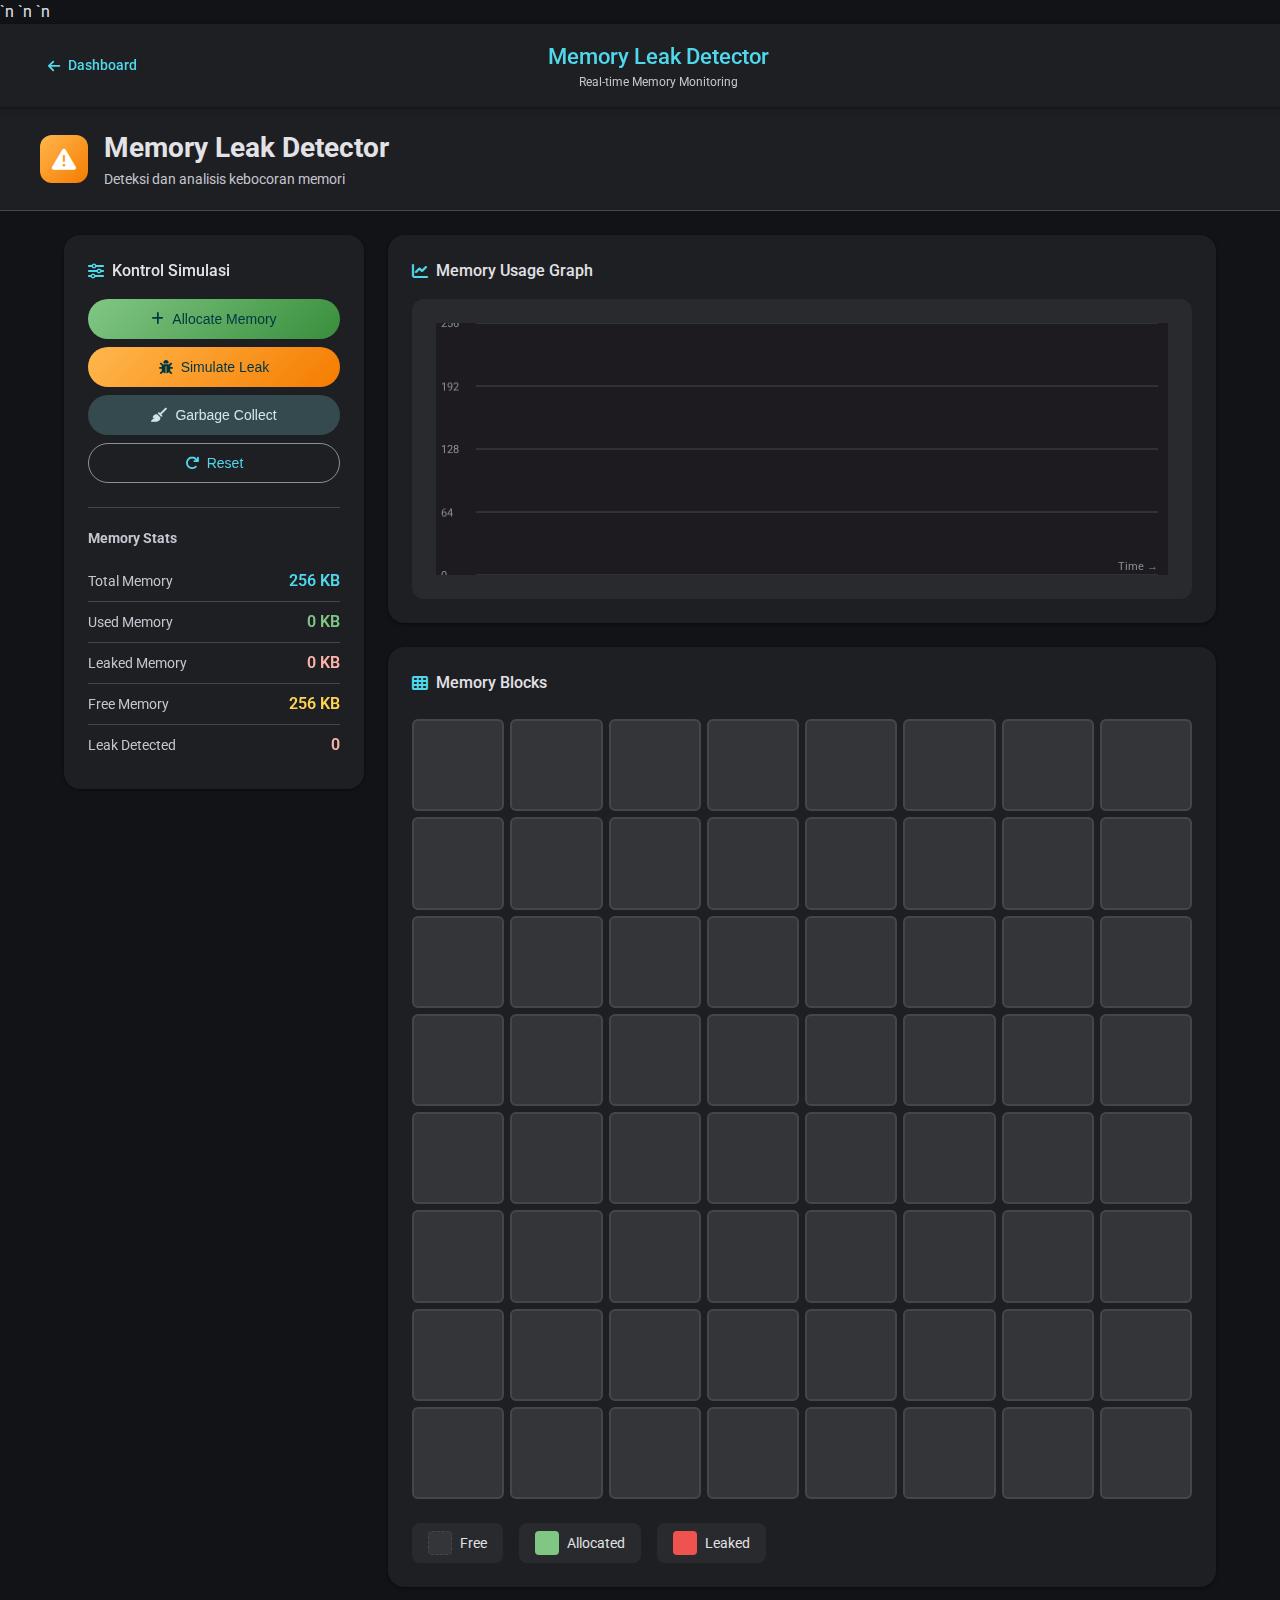
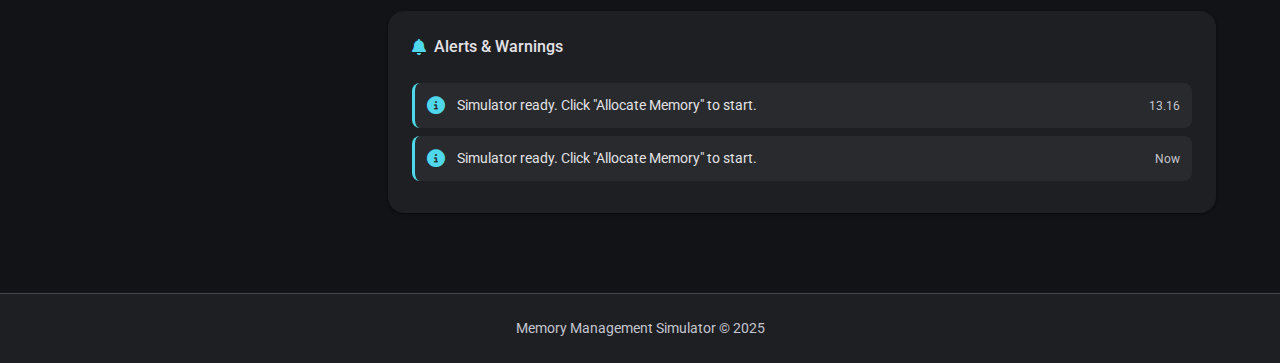
<file: pages/memory-leak.html>
<!DOCTYPE html>
<html lang="id">

<head>
    <meta charset="UTF-8">
    <meta name="viewport" content="width=device-width, initial-scale=1.0">
    <title>Memory Leak Detector | Memory Management Simulator</title>

    <!-- Google Fonts -->
    <link rel="preconnect" href="https://fonts.googleapis.com">
    <link rel="preconnect" href="https://fonts.gstatic.com" crossorigin>
    <link href="https://fonts.googleapis.com/css2?family=Roboto:wght@400;500;700&display=swap" rel="stylesheet">

    <!-- Font Awesome -->
    <link rel="stylesheet" href="https://cdnjs.cloudflare.com/ajax/libs/font-awesome/6.4.0/css/all.min.css">

    <!-- MD3 Styles -->
    <link rel="stylesheet" href="../css/base.css">`n    <link rel="stylesheet" href="../css/components.css">`n    <link rel="stylesheet" href="../css/layout.css">`n    <link rel="stylesheet" href="../css/pages.css">

    <style>
        .page-header {
            background-color: var(--md-surface-container);
            padding: 20px 24px;
            margin-bottom: 24px;
            border-bottom: 1px solid var(--md-outline-variant);
        }

        .page-header-content {
            max-width: 1200px;
            margin: 0 auto;
            display: flex;
            align-items: center;
            justify-content: space-between;
        }

        .page-title-group {
            display: flex;
            align-items: center;
            gap: 16px;
        }

        .page-icon {
            width: 48px;
            height: 48px;
            background: linear-gradient(135deg, #FFB74D, #F57C00);
            border-radius: var(--md-radius-md);
            display: flex;
            align-items: center;
            justify-content: center;
        }

        .page-icon i {
            font-size: 24px;
            color: white;
        }

        .main-container {
            max-width: 1200px;
            margin: 0 auto;
            padding: 0 24px 48px;
        }

        .main-layout {
            display: grid;
            grid-template-columns: 300px 1fr;
            gap: 24px;
        }

        @media (max-width: 1024px) {
            .main-layout {
                grid-template-columns: 1fr;
            }
        }

        .sidebar {
            position: sticky;
            top: 80px;
            height: fit-content;
        }

        .section-title {
            font-size: var(--md-title-medium);
            font-weight: 500;
            color: var(--md-on-surface);
            margin-bottom: 16px;
            display: flex;
            align-items: center;
            gap: 8px;
        }

        .section-title i {
            color: var(--md-primary);
        }

        /* Memory Usage Graph */
        .graph-container {
            background-color: var(--md-surface-container-high);
            border-radius: var(--md-radius-md);
            padding: 24px;
            height: 300px;
            position: relative;
        }

        .graph-canvas {
            width: 100%;
            height: 100%;
        }

        /* Memory Blocks */
        .memory-blocks-container {
            display: grid;
            grid-template-columns: repeat(8, 1fr);
            gap: 6px;
            margin-top: 24px;
        }

        .mem-block {
            aspect-ratio: 1;
            border-radius: 6px;
            display: flex;
            align-items: center;
            justify-content: center;
            font-size: 11px;
            font-weight: 600;
            color: white;
            transition: all 0.2s ease;
            cursor: pointer;
        }

        .mem-block:hover {
            transform: scale(1.1);
            z-index: 10;
        }

        .mem-block.free {
            background-color: var(--md-surface-container-highest);
            border: 1px dashed var(--md-outline-variant);
            color: var(--md-on-surface-variant);
        }

        .mem-block.allocated {
            background-color: #81C784;
        }

        .mem-block.leaked {
            background-color: #EF5350;
            animation: pulse 1s infinite;
        }

        @keyframes pulse {

            0%,
            100% {
                opacity: 1;
            }

            50% {
                opacity: 0.6;
            }
        }

        /* Alert Panel */
        .alert-panel {
            margin-top: 24px;
        }

        .alert-item {
            display: flex;
            align-items: center;
            gap: 12px;
            padding: 12px;
            background-color: var(--md-surface-container-high);
            border-radius: var(--md-radius-sm);
            margin-bottom: 8px;
            border-left: 3px solid;
        }

        .alert-item.warning {
            border-left-color: var(--md-warning);
        }

        .alert-item.error {
            border-left-color: var(--md-error);
        }

        .alert-item.info {
            border-left-color: var(--md-primary);
        }

        .alert-item i {
            font-size: 18px;
        }

        .alert-item.warning i {
            color: var(--md-warning);
        }

        .alert-item.error i {
            color: var(--md-error);
        }

        .alert-item.info i {
            color: var(--md-primary);
        }

        .alert-text {
            flex: 1;
            font-size: var(--md-body-medium);
            color: var(--md-on-surface);
        }

        .alert-time {
            font-size: var(--md-label-medium);
            color: var(--md-on-surface-variant);
        }

        /* Legend */
        .legend-section {
            margin-top: 24px;
        }

        .legend {
            display: flex;
            flex-wrap: wrap;
            gap: 16px;
        }
    </style>
</head>

<body>

    <!-- Navigation -->
    <nav class="navbar">
        <div class="navbar-content">
            <a href="../index.html" class="btn btn-text">
                <i class="fas fa-arrow-left"></i>
                <span>Dashboard</span>
            </a>
            <div style="text-align: center;">
                <div class="navbar-title">Memory Leak Detector</div>
                <div class="navbar-subtitle">Real-time Memory Monitoring</div>
            </div>
            <div style="width: 100px;"></div>
        </div>
    </nav>

    <!-- Page Header -->
    <div class="page-header">
        <div class="page-header-content">
            <div class="page-title-group">
                <div class="page-icon">
                    <i class="fas fa-exclamation-triangle"></i>
                </div>
                <div>
                    <h1 style="font-size: var(--md-headline-medium); color: var(--md-on-surface);">Memory Leak Detector
                    </h1>
                    <p style="font-size: var(--md-body-medium); color: var(--md-on-surface-variant);">Deteksi dan
                        analisis kebocoran memori</p>
                </div>
            </div>
        </div>
    </div>

    <!-- Notification Modal -->
    <div id="custom-notification" class="modal-overlay">
        <div class="modal">
            <div class="modal-header">
                <div id="notification-icon" class="modal-icon"
                    style="background-color: rgba(255, 183, 77, 0.2); color: #FFB74D;">
                    <i class="fas fa-exclamation-triangle"></i>
                </div>
                <h3 class="modal-title">Notifikasi</h3>
            </div>
            <div class="modal-body">
                <p id="notification-message"></p>
            </div>
            <div class="modal-actions">
                <button onclick="hideNotification()" class="btn btn-filled"
                    style="background: linear-gradient(135deg, #FFB74D, #F57C00);">OK</button>
            </div>
        </div>
    </div>

    <!-- Main Content -->
    <main class="main-container">
        <div class="main-layout">
            <!-- Sidebar Controls -->
            <aside class="sidebar">
                <div class="card">
                    <h3 class="section-title"><i class="fas fa-sliders-h"></i> Kontrol Simulasi</h3>

                    <button onclick="allocateMemory()" class="btn btn-filled"
                        style="width: 100%; margin-bottom: 8px; background: linear-gradient(135deg, #81C784, #388E3C);">
                        <i class="fas fa-plus"></i>
                        Allocate Memory
                    </button>

                    <button onclick="simulateLeak()" class="btn btn-filled"
                        style="width: 100%; margin-bottom: 8px; background: linear-gradient(135deg, #FFB74D, #F57C00);">
                        <i class="fas fa-bug"></i>
                        Simulate Leak
                    </button>

                    <button onclick="garbageCollect()" class="btn btn-tonal" style="width: 100%; margin-bottom: 8px;">
                        <i class="fas fa-broom"></i>
                        Garbage Collect
                    </button>

                    <button onclick="resetSimulation()" class="btn btn-outlined" style="width: 100%;">
                        <i class="fas fa-redo"></i>
                        Reset
                    </button>

                    <!-- Stats -->
                    <div style="margin-top: 24px; padding-top: 20px; border-top: 1px solid var(--md-outline-variant);">
                        <h4
                            style="font-size: var(--md-label-large); color: var(--md-on-surface-variant); margin-bottom: 12px;">
                            Memory Stats</h4>
                        <div class="stats-item">
                            <span class="stats-label">Total Memory</span>
                            <span id="total-memory" class="stats-value primary">256 KB</span>
                        </div>
                        <div class="stats-item">
                            <span class="stats-label">Used Memory</span>
                            <span id="used-memory" class="stats-value success">0 KB</span>
                        </div>
                        <div class="stats-item">
                            <span class="stats-label">Leaked Memory</span>
                            <span id="leaked-memory" class="stats-value error">0 KB</span>
                        </div>
                        <div class="stats-item">
                            <span class="stats-label">Free Memory</span>
                            <span id="free-memory" class="stats-value warning">256 KB</span>
                        </div>
                        <div class="stats-item">
                            <span class="stats-label">Leak Detected</span>
                            <span id="leak-count" class="stats-value error">0</span>
                        </div>
                    </div>
                </div>
            </aside>

            <!-- Main Content -->
            <section>
                <div class="card">
                    <h3 class="section-title"><i class="fas fa-chart-line"></i> Memory Usage Graph</h3>

                    <div class="graph-container">
                        <canvas id="memory-chart" class="graph-canvas"></canvas>
                    </div>
                </div>

                <div class="card" style="margin-top: 24px;">
                    <h3 class="section-title"><i class="fas fa-th"></i> Memory Blocks</h3>

                    <div id="memory-blocks" class="memory-blocks-container"></div>

                    <div class="legend-section">
                        <div class="legend">
                            <div class="legend-item">
                                <div class="legend-color"
                                    style="background-color: var(--md-surface-container-highest); border: 1px dashed var(--md-outline-variant);">
                                </div>
                                <span class="legend-text">Free</span>
                            </div>
                            <div class="legend-item">
                                <div class="legend-color" style="background-color: #81C784;"></div>
                                <span class="legend-text">Allocated</span>
                            </div>
                            <div class="legend-item">
                                <div class="legend-color" style="background-color: #EF5350;"></div>
                                <span class="legend-text">Leaked</span>
                            </div>
                        </div>
                    </div>
                </div>

                <div class="card" style="margin-top: 24px;">
                    <h3 class="section-title"><i class="fas fa-bell"></i> Alerts & Warnings</h3>

                    <div id="alerts-container" class="alert-panel">
                        <div class="alert-item info">
                            <i class="fas fa-info-circle"></i>
                            <span class="alert-text">Simulator ready. Click "Allocate Memory" to start.</span>
                            <span class="alert-time">Now</span>
                        </div>
                    </div>
                </div>
            </section>
        </div>
    </main>

    <!-- Footer -->
    <footer class="footer">
        <p>Memory Management Simulator © 2025</p>
    </footer>

    <!-- JavaScript -->
    <script src="../js/pages/memory-leak.js"></script>

</body>

</html>
</file>
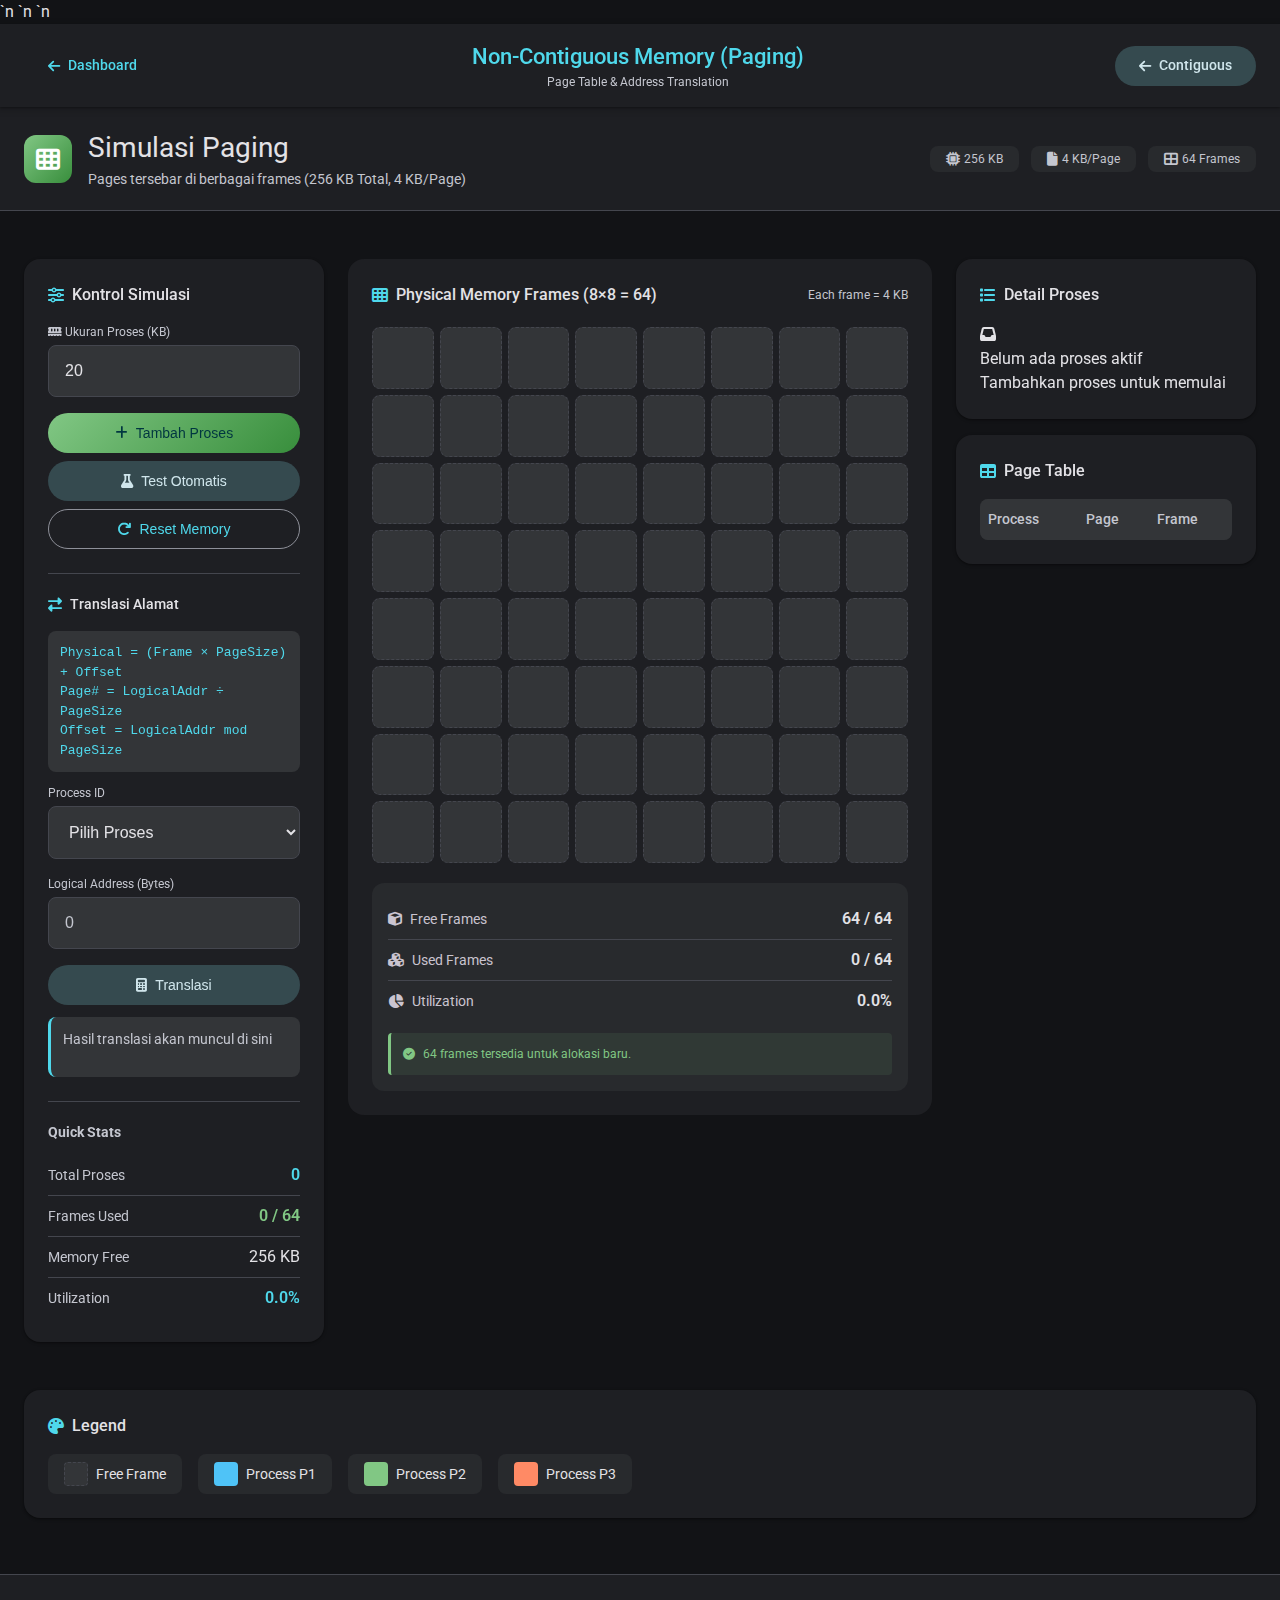
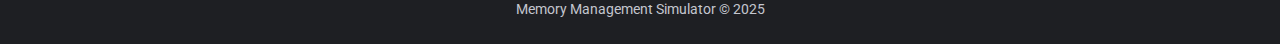
<file: pages/noncontiguous.html>
<!DOCTYPE html>
<html lang="id">

<head>
    <meta charset="UTF-8">
    <meta name="viewport" content="width=device-width, initial-scale=1.0">
    <title>Non-Contiguous (Paging) | Memory Management Simulator</title>

    <!-- Google Fonts -->
    <link rel="preconnect" href="https://fonts.googleapis.com">
    <link rel="preconnect" href="https://fonts.gstatic.com" crossorigin>
    <link href="https://fonts.googleapis.com/css2?family=Roboto:wght@400;500;700&display=swap" rel="stylesheet">

    <!-- Font Awesome -->
    <link rel="stylesheet" href="https://cdnjs.cloudflare.com/ajax/libs/font-awesome/6.4.0/css/all.min.css">

    <!-- MD3 Styles -->
    <link rel="stylesheet" href="../css/base.css">`n    <link rel="stylesheet" href="../css/components.css">`n    <link rel="stylesheet" href="../css/layout.css">`n    <link rel="stylesheet" href="../css/pages.css">

    <style>
        .main-layout {
            display: grid;
            grid-template-columns: 300px 1fr 300px;
            gap: 24px;
            padding: 24px;
            max-width: 1400px;
            margin: 0 auto;
        }

        @media (max-width: 1200px) {
            .main-layout {
                grid-template-columns: 1fr;
            }
        }

        .sidebar {
            position: sticky;
            top: 80px;
            height: fit-content;
        }

        .page-header {
            background-color: var(--md-surface-container);
            padding: 20px 24px;
            margin-bottom: 24px;
            border-bottom: 1px solid var(--md-outline-variant);
        }

        .page-header-content {
            max-width: 1400px;
            margin: 0 auto;
            display: flex;
            align-items: center;
            justify-content: space-between;
        }

        .page-title-group {
            display: flex;
            align-items: center;
            gap: 16px;
        }

        .page-icon {
            width: 48px;
            height: 48px;
            background: linear-gradient(135deg, #81C784, #388E3C);
            border-radius: var(--md-radius-md);
            display: flex;
            align-items: center;
            justify-content: center;
        }

        .page-icon i {
            font-size: 24px;
            color: white;
        }

        .page-title {
            font-size: var(--md-headline-medium);
            font-weight: 400;
            color: var(--md-on-surface);
        }

        .page-subtitle {
            font-size: var(--md-body-medium);
            color: var(--md-on-surface-variant);
        }

        .section-title {
            font-size: var(--md-title-medium);
            font-weight: 500;
            color: var(--md-on-surface);
            margin-bottom: 16px;
            display: flex;
            align-items: center;
            gap: 8px;
        }

        .section-title i {
            color: var(--md-primary);
        }

        .memory-container {
            background-color: var(--md-surface-container);
            border-radius: var(--md-radius-lg);
            padding: 24px;
        }

        .memory-header {
            display: flex;
            justify-content: space-between;
            align-items: center;
            margin-bottom: 20px;
        }

        /* Page Table */
        .page-table-container {
            max-height: 250px;
            overflow-y: auto;
            border-radius: var(--md-radius-sm);
            background-color: var(--md-surface-container-high);
        }

        .page-table {
            width: 100%;
            border-collapse: collapse;
            font-size: var(--md-body-medium);
        }

        .page-table th {
            background-color: var(--md-surface-container-highest);
            color: var(--md-on-surface-variant);
            padding: 10px 8px;
            text-align: left;
            font-weight: 500;
            position: sticky;
            top: 0;
        }

        .page-table td {
            padding: 8px;
            color: var(--md-on-surface);
            border-bottom: 1px solid var(--md-outline-variant);
        }

        /* Address Translation Box */
        .translation-box {
            background-color: var(--md-surface-container-high);
            border-radius: var(--md-radius-md);
            padding: 16px;
            margin-top: 16px;
        }

        .translation-result {
            font-size: var(--md-body-medium);
            color: var(--md-on-surface-variant);
            min-height: 60px;
            padding: 12px;
            background-color: var(--md-surface-container-highest);
            border-radius: var(--md-radius-sm);
            border-left: 3px solid var(--md-primary);
        }

        .formula-box {
            background-color: var(--md-surface-container-highest);
            border-radius: var(--md-radius-sm);
            padding: 12px;
            font-family: monospace;
            font-size: 13px;
            color: var(--md-primary);
            margin: 12px 0;
        }

        .process-list {
            max-height: 300px;
            overflow-y: auto;
        }

        .empty-state {
            text-align: center;
            padding: 40px 20px;
            color: var(--md-on-surface-variant);
        }

        .empty-state i {
            font-size: 48px;
            margin-bottom: 12px;
            opacity: 0.5;
        }
    </style>
</head>

<body>

    <!-- Navigation -->
    <nav class="navbar">
        <div class="navbar-content">
            <a href="../index.html" class="btn btn-text">
                <i class="fas fa-arrow-left"></i>
                <span>Dashboard</span>
            </a>
            <div style="text-align: center;">
                <div class="navbar-title">Non-Contiguous Memory (Paging)</div>
                <div class="navbar-subtitle">Page Table & Address Translation</div>
            </div>
            <a href="contiguous.html" class="btn btn-tonal">
                <i class="fas fa-arrow-left"></i>
                <span>Contiguous</span>
            </a>
        </div>
    </nav>

    <!-- Page Header -->
    <div class="page-header">
        <div class="page-header-content">
            <div class="page-title-group">
                <div class="page-icon">
                    <i class="fas fa-th"></i>
                </div>
                <div>
                    <h1 class="page-title">Simulasi Paging</h1>
                    <p class="page-subtitle">Pages tersebar di berbagai frames (256 KB Total, 4 KB/Page)</p>
                </div>
            </div>
            <div style="display: flex; gap: 12px;">
                <div class="chip"><i class="fas fa-microchip"></i> 256 KB</div>
                <div class="chip"><i class="fas fa-file"></i> 4 KB/Page</div>
                <div class="chip"><i class="fas fa-th-large"></i> 64 Frames</div>
            </div>
        </div>
    </div>

    <!-- Notification Modal -->
    <div id="custom-notification" class="modal-overlay">
        <div class="modal">
            <div class="modal-header">
                <div class="modal-icon" style="background-color: rgba(129, 199, 132, 0.2); color: #81C784;">
                    <i class="fas fa-info-circle"></i>
                </div>
                <h3 class="modal-title">Notifikasi</h3>
            </div>
            <div class="modal-body">
                <p id="notification-message"></p>
            </div>
            <div class="modal-actions">
                <button onclick="hideNotification()" class="btn btn-filled">OK</button>
            </div>
        </div>
    </div>

    <!-- Auto Test Modal -->
    <div id="auto-test-modal" class="modal-overlay">
        <div class="modal">
            <div class="modal-header">
                <div class="modal-icon"
                    style="background-color: var(--md-tertiary-container); color: var(--md-on-tertiary-container);">
                    <i class="fas fa-flask"></i>
                </div>
                <h3 class="modal-title">Test Otomatis</h3>
            </div>
            <div class="modal-body">
                <p style="margin-bottom: 16px;">Pilih skenario paging:</p>
                <button onclick="runAutoTest('sequential')" class="btn btn-outlined"
                    style="width: 100%; margin-bottom: 8px; justify-content: flex-start;">
                    <i class="fas fa-list-ol" style="color: var(--md-success);"></i>
                    <span>Sequential Pages - Berurutan</span>
                </button>
                <button onclick="runAutoTest('scattered')" class="btn btn-outlined"
                    style="width: 100%; justify-content: flex-start;">
                    <i class="fas fa-random" style="color: var(--md-warning);"></i>
                    <span>Scattered Pages - Tersebar</span>
                </button>
            </div>
            <div class="modal-actions">
                <button onclick="closeAutoTestModal()" class="btn btn-text">Batal</button>
            </div>
        </div>
    </div>

    <!-- Main Content -->
    <main class="main-layout">

        <!-- Left Sidebar - Controls -->
        <aside class="sidebar">
            <div class="card">
                <h3 class="section-title">
                    <i class="fas fa-sliders-h"></i>
                    Kontrol Simulasi
                </h3>

                <div class="input-group">
                    <label class="input-label"><i class="fas fa-memory"></i> Ukuran Proses (KB)</label>
                    <input type="number" id="process-size" class="input-field" value="20" min="1"
                        placeholder="Masukkan ukuran...">
                </div>

                <button onclick="addProcess()" class="btn btn-filled"
                    style="width: 100%; margin-bottom: 8px; background: linear-gradient(135deg, #81C784, #388E3C);">
                    <i class="fas fa-plus"></i>
                    Tambah Proses
                </button>

                <button onclick="openAutoTestModal()" class="btn btn-tonal" style="width: 100%; margin-bottom: 8px;">
                    <i class="fas fa-flask"></i>
                    Test Otomatis
                </button>

                <button onclick="resetMemory()" class="btn btn-outlined" style="width: 100%;">
                    <i class="fas fa-redo"></i>
                    Reset Memory
                </button>

                <!-- Address Translation -->
                <div style="margin-top: 24px; padding-top: 20px; border-top: 1px solid var(--md-outline-variant);">
                    <h4 class="section-title" style="font-size: 14px;">
                        <i class="fas fa-exchange-alt"></i>
                        Translasi Alamat
                    </h4>

                    <div class="formula-box">
                        Physical = (Frame × PageSize) + Offset<br>
                        Page# = LogicalAddr ÷ PageSize<br>
                        Offset = LogicalAddr mod PageSize
                    </div>

                    <div class="input-group">
                        <label class="input-label">Process ID</label>
                        <select id="translate-process-id" class="input-field">
                            <option value="">Pilih Proses</option>
                        </select>
                    </div>

                    <div class="input-group">
                        <label class="input-label">Logical Address (Bytes)</label>
                        <input type="number" id="logical-address" class="input-field" min="0" placeholder="0">
                    </div>

                    <button onclick="translateAddress()" class="btn btn-tonal" style="width: 100%;">
                        <i class="fas fa-calculator"></i>
                        Translasi
                    </button>

                    <div id="translation-result" class="translation-result" style="margin-top: 12px;">
                        Hasil translasi akan muncul di sini
                    </div>
                </div>

                <!-- Stats -->
                <div style="margin-top: 24px; padding-top: 20px; border-top: 1px solid var(--md-outline-variant);">
                    <h4
                        style="font-size: var(--md-label-large); color: var(--md-on-surface-variant); margin-bottom: 12px;">
                        Quick Stats</h4>
                    <div class="stats-item">
                        <span class="stats-label">Total Proses</span>
                        <span id="total-processes" class="stats-value primary">0</span>
                    </div>
                    <div class="stats-item">
                        <span class="stats-label">Frames Used</span>
                        <span id="frames-used" class="stats-value success">0 / 64</span>
                    </div>
                    <div class="stats-item">
                        <span class="stats-label">Memory Free</span>
                        <span id="memory-free" class="stats-value warning">256 KB</span>
                    </div>
                    <div class="stats-item">
                        <span class="stats-label">Utilization</span>
                        <span id="memory-utilization" class="stats-value primary">0%</span>
                    </div>
                </div>
            </div>
        </aside>

        <!-- Center - Memory Grid -->
        <section>
            <div class="memory-container">
                <div class="memory-header">
                    <h3 class="section-title" style="margin-bottom: 0;">
                        <i class="fas fa-th"></i>
                        Physical Memory Frames (8×8 = 64)
                    </h3>
                    <span style="font-size: var(--md-label-medium); color: var(--md-on-surface-variant);">
                        Each frame = 4 KB
                    </span>
                </div>

                <div id="memory-grid" class="memory-grid"></div>

                <div id="fragmentation-info"
                    style="margin-top: 20px; padding: 16px; background-color: var(--md-surface-container-high); border-radius: var(--md-radius-md);">
                </div>
            </div>
        </section>

        <!-- Right Sidebar - Process & Page Table -->
        <aside class="sidebar">
            <div class="card" style="margin-bottom: 16px;">
                <h3 class="section-title">
                    <i class="fas fa-list"></i>
                    Detail Proses
                </h3>
                <div id="process-list" class="process-list">
                    <div class="empty-state">
                        <i class="fas fa-inbox"></i>
                        <p>Belum ada proses</p>
                    </div>
                </div>
            </div>

            <div class="card">
                <h3 class="section-title">
                    <i class="fas fa-table"></i>
                    Page Table
                </h3>
                <div class="page-table-container">
                    <table id="page-table" class="page-table">
                        <thead>
                            <tr>
                                <th>Process</th>
                                <th>Page</th>
                                <th>Frame</th>
                            </tr>
                        </thead>
                        <tbody></tbody>
                    </table>
                </div>
            </div>
        </aside>

    </main>

    <!-- Legend -->
    <section style="padding: 24px; max-width: 1400px; margin: 0 auto;">
        <div class="card">
            <h3 class="section-title"><i class="fas fa-palette"></i> Legend</h3>
            <div class="legend">
                <div class="legend-item">
                    <div class="legend-color"
                        style="background-color: var(--md-surface-container-highest); border: 1px dashed var(--md-outline-variant);">
                    </div>
                    <span class="legend-text">Free Frame</span>
                </div>
                <div class="legend-item">
                    <div class="legend-color" style="background-color: var(--process-1);"></div>
                    <span class="legend-text">Process P1</span>
                </div>
                <div class="legend-item">
                    <div class="legend-color" style="background-color: var(--process-2);"></div>
                    <span class="legend-text">Process P2</span>
                </div>
                <div class="legend-item">
                    <div class="legend-color" style="background-color: var(--process-3);"></div>
                    <span class="legend-text">Process P3</span>
                </div>
            </div>
        </div>
    </section>

    <!-- Footer -->
    <footer class="footer">
        <p>Memory Management Simulator © 2025</p>
    </footer>

    <!-- JavaScript -->
    <script src="../js/pages/noncontiguous.js"></script>

</body>

</html>
</file>
<file: styles.css>
/* ===========================================
   Material Design 3 - Dark Theme + Teal
   Memory Management Simulator
   =========================================== */

/* ========== Design Tokens ========== */
:root {
    /* Primary - Teal/Cyan untuk visibility tinggi */
    --md-primary: #4FD8EB;
    --md-on-primary: #003640;
    --md-primary-container: #004F5A;
    --md-on-primary-container: #9EEFFF;

    /* Secondary */
    --md-secondary: #B4CAD0;
    --md-on-secondary: #1F3438;
    --md-secondary-container: #354A4F;
    --md-on-secondary-container: #D0E6EC;

    /* Tertiary - Purple accent */
    --md-tertiary: #C5C0EA;
    --md-on-tertiary: #2D2A4C;
    --md-tertiary-container: #444164;
    --md-on-tertiary-container: #E3DFFF;

    /* Surface (Dark Theme) */
    --md-surface: #121316;
    --md-surface-dim: #121316;
    --md-surface-bright: #38393D;
    --md-surface-container-lowest: #0D0E11;
    --md-surface-container-low: #1A1B1F;
    --md-surface-container: #1E1F23;
    --md-surface-container-high: #282A2D;
    --md-surface-container-highest: #333538;

    /* On Surface */
    --md-on-surface: #E3E2E6;
    --md-on-surface-variant: #C4C6CF;
    --md-outline: #8E9099;
    --md-outline-variant: #44464E;

    /* Semantic Colors */
    --md-error: #FFB4AB;
    --md-on-error: #690005;
    --md-error-container: #93000A;
    --md-on-error-container: #FFDAD6;

    --md-success: #81C784;
    --md-on-success: #0A3D0A;
    --md-warning: #FFD54F;
    --md-on-warning: #3D3000;

    /* Process Colors for Memory Visualization */
    --process-1: #4FC3F7;  /* Light Blue */
    --process-2: #81C784;  /* Green */
    --process-3: #FF8A65;  /* Orange */
    --process-4: #BA68C8;  /* Purple */
    --process-5: #FFD54F;  /* Yellow */
    --process-6: #4DD0E1;  /* Cyan */
    --process-7: #F48FB1;  /* Pink */
    --process-8: #AED581;  /* Light Green */

    /* Typography Scale */
    --md-display-large: 57px;
    --md-display-medium: 45px;
    --md-headline-large: 32px;
    --md-headline-medium: 28px;
    --md-title-large: 22px;
    --md-title-medium: 16px;
    --md-body-large: 16px;
    --md-body-medium: 14px;
    --md-label-large: 14px;
    --md-label-medium: 12px;

    /* Elevation (shadow for dark theme) */
    --md-elevation-1: 0 1px 3px 1px rgba(0,0,0,0.15), 0 1px 2px 0 rgba(0,0,0,0.3);
    --md-elevation-2: 0 2px 6px 2px rgba(0,0,0,0.15), 0 1px 2px 0 rgba(0,0,0,0.3);
    --md-elevation-3: 0 4px 8px 3px rgba(0,0,0,0.15), 0 1px 3px 0 rgba(0,0,0,0.3);

    /* Border Radius */
    --md-radius-xs: 4px;
    --md-radius-sm: 8px;
    --md-radius-md: 12px;
    --md-radius-lg: 16px;
    --md-radius-xl: 28px;
    --md-radius-full: 9999px;

    /* Spacing */
    --md-spacing-xs: 4px;
    --md-spacing-sm: 8px;
    --md-spacing-md: 16px;
    --md-spacing-lg: 24px;
    --md-spacing-xl: 32px;
}

/* ========== Base Styles ========== */
* {
    margin: 0;
    padding: 0;
    box-sizing: border-box;
}

body {
    font-family: 'Roboto', 'Segoe UI', system-ui, -apple-system, sans-serif;
    background-color: var(--md-surface);
    color: var(--md-on-surface);
    line-height: 1.5;
    min-height: 100vh;
}

/* ========== Typography ========== */
.display-large { font-size: var(--md-display-large); font-weight: 400; letter-spacing: -0.25px; }
.display-medium { font-size: var(--md-display-medium); font-weight: 400; }
.headline-large { font-size: var(--md-headline-large); font-weight: 400; }
.headline-medium { font-size: var(--md-headline-medium); font-weight: 400; }
.title-large { font-size: var(--md-title-large); font-weight: 500; }
.title-medium { font-size: var(--md-title-medium); font-weight: 500; letter-spacing: 0.15px; }
.body-large { font-size: var(--md-body-large); font-weight: 400; letter-spacing: 0.5px; }
.body-medium { font-size: var(--md-body-medium); font-weight: 400; letter-spacing: 0.25px; }
.label-large { font-size: var(--md-label-large); font-weight: 500; letter-spacing: 0.1px; }
.label-medium { font-size: var(--md-label-medium); font-weight: 500; letter-spacing: 0.5px; }

/* ========== Layout ========== */
.container {
    max-width: 1400px;
    margin: 0 auto;
    padding: 0 var(--md-spacing-md);
}

.grid-cols-2 { display: grid; grid-template-columns: repeat(2, 1fr); gap: var(--md-spacing-md); }
.grid-cols-3 { display: grid; grid-template-columns: repeat(3, 1fr); gap: var(--md-spacing-md); }
.grid-cols-4 { display: grid; grid-template-columns: repeat(4, 1fr); gap: var(--md-spacing-md); }

/* ========== Navigation Bar ========== */
.navbar {
    background-color: var(--md-surface-container);
    padding: var(--md-spacing-md) var(--md-spacing-lg);
    position: sticky;
    top: 0;
    z-index: 100;
    box-shadow: var(--md-elevation-2);
}

.navbar-content {
    max-width: 1400px;
    margin: 0 auto;
    display: flex;
    justify-content: space-between;
    align-items: center;
}

.navbar-title {
    color: var(--md-primary);
    font-size: var(--md-title-large);
    font-weight: 500;
}

.navbar-subtitle {
    color: var(--md-on-surface-variant);
    font-size: var(--md-label-medium);
}

/* ========== Cards ========== */
.card {
    background-color: var(--md-surface-container);
    border-radius: var(--md-radius-lg);
    padding: var(--md-spacing-lg);
    box-shadow: var(--md-elevation-1);
    transition: transform 0.2s ease, box-shadow 0.2s ease;
}

.card:hover {
    box-shadow: var(--md-elevation-2);
}

.card-elevated {
    background-color: var(--md-surface-container-high);
    box-shadow: var(--md-elevation-2);
}

.card-filled {
    background-color: var(--md-surface-container-highest);
}

.card-outlined {
    background-color: transparent;
    border: 1px solid var(--md-outline-variant);
    box-shadow: none;
}

.card-header {
    display: flex;
    align-items: center;
    gap: var(--md-spacing-md);
    margin-bottom: var(--md-spacing-md);
}

.card-icon {
    width: 48px;
    height: 48px;
    border-radius: var(--md-radius-md);
    display: flex;
    align-items: center;
    justify-content: center;
    font-size: 24px;
}

.card-icon.primary {
    background-color: var(--md-primary-container);
    color: var(--md-on-primary-container);
}

.card-icon.secondary {
    background-color: var(--md-secondary-container);
    color: var(--md-on-secondary-container);
}

.card-icon.tertiary {
    background-color: var(--md-tertiary-container);
    color: var(--md-on-tertiary-container);
}

.card-icon.error {
    background-color: var(--md-error-container);
    color: var(--md-on-error-container);
}

.card-title {
    color: var(--md-on-surface);
    font-size: var(--md-title-large);
    font-weight: 500;
    margin-bottom: var(--md-spacing-xs);
}

.card-subtitle {
    color: var(--md-on-surface-variant);
    font-size: var(--md-body-medium);
}

/* ========== Buttons ========== */
.btn {
    display: inline-flex;
    align-items: center;
    justify-content: center;
    gap: var(--md-spacing-sm);
    padding: var(--md-spacing-sm) var(--md-spacing-lg);
    border-radius: var(--md-radius-full);
    font-size: var(--md-label-large);
    font-weight: 500;
    border: none;
    cursor: pointer;
    transition: all 0.2s ease;
    text-decoration: none;
    min-height: 40px;
}

.btn-filled {
    background-color: var(--md-primary);
    color: var(--md-on-primary);
}

.btn-filled:hover {
    box-shadow: var(--md-elevation-1);
    filter: brightness(1.1);
}

.btn-outlined {
    background-color: transparent;
    color: var(--md-primary);
    border: 1px solid var(--md-outline);
}

.btn-outlined:hover {
    background-color: rgba(79, 216, 235, 0.08);
}

.btn-text {
    background-color: transparent;
    color: var(--md-primary);
}

.btn-text:hover {
    background-color: rgba(79, 216, 235, 0.08);
}

.btn-tonal {
    background-color: var(--md-secondary-container);
    color: var(--md-on-secondary-container);
}

.btn-tonal:hover {
    box-shadow: var(--md-elevation-1);
}

.btn-icon {
    width: 40px;
    height: 40px;
    padding: 0;
    border-radius: var(--md-radius-full);
}

.btn-danger {
    background-color: var(--md-error-container);
    color: var(--md-on-error-container);
}

/* ========== Form Elements ========== */
.input-group {
    margin-bottom: var(--md-spacing-md);
}

.input-label {
    display: block;
    color: var(--md-on-surface-variant);
    font-size: var(--md-label-medium);
    margin-bottom: var(--md-spacing-xs);
}

.input-field {
    width: 100%;
    padding: var(--md-spacing-md);
    background-color: var(--md-surface-container-highest);
    border: 1px solid var(--md-outline-variant);
    border-radius: var(--md-radius-sm);
    color: var(--md-on-surface);
    font-size: var(--md-body-large);
    transition: border-color 0.2s ease, box-shadow 0.2s ease;
}

.input-field:focus {
    outline: none;
    border-color: var(--md-primary);
    box-shadow: 0 0 0 2px rgba(79, 216, 235, 0.2);
}

.input-field::placeholder {
    color: var(--md-on-surface-variant);
}

select.input-field {
    cursor: pointer;
}

/* ========== Memory Grid ========== */
.memory-grid {
    display: grid;
    grid-template-columns: repeat(8, 1fr);
    gap: 6px;
}

.memory-cell {
    aspect-ratio: 1;
    border-radius: var(--md-radius-sm);
    display: flex;
    align-items: center;
    justify-content: center;
    font-size: var(--md-label-medium);
    font-weight: 600;
    color: white;
    transition: transform 0.15s ease, box-shadow 0.15s ease;
    cursor: pointer;
    position: relative;
}

.memory-cell:hover {
    transform: scale(1.1);
    z-index: 10;
    box-shadow: var(--md-elevation-3);
}

.memory-cell.free {
    background-color: var(--md-surface-container-highest);
    border: 1px dashed var(--md-outline-variant);
    color: var(--md-on-surface-variant);
}

.memory-cell.allocated {
    box-shadow: var(--md-elevation-1);
}

/* Process colors */
.memory-cell.p1 { background-color: var(--process-1); }
.memory-cell.p2 { background-color: var(--process-2); }
.memory-cell.p3 { background-color: var(--process-3); }
.memory-cell.p4 { background-color: var(--process-4); }
.memory-cell.p5 { background-color: var(--process-5); }
.memory-cell.p6 { background-color: var(--process-6); }
.memory-cell.p7 { background-color: var(--process-7); }
.memory-cell.p8 { background-color: var(--process-8); }

/* Tooltip */
.memory-cell[data-tooltip]:hover::after {
    content: attr(data-tooltip);
    position: absolute;
    bottom: 100%;
    left: 50%;
    transform: translateX(-50%);
    padding: var(--md-spacing-xs) var(--md-spacing-sm);
    background-color: var(--md-surface-container);
    color: var(--md-on-surface);
    font-size: var(--md-label-medium);
    white-space: nowrap;
    border-radius: var(--md-radius-xs);
    box-shadow: var(--md-elevation-2);
    margin-bottom: 4px;
    z-index: 20;
}

/* ========== Stats Panel ========== */
.stats-item {
    display: flex;
    justify-content: space-between;
    align-items: center;
    padding: var(--md-spacing-sm) 0;
    border-bottom: 1px solid var(--md-outline-variant);
}

.stats-item:last-child {
    border-bottom: none;
}

.stats-label {
    color: var(--md-on-surface-variant);
    font-size: var(--md-body-medium);
}

.stats-value {
    font-size: var(--md-body-large);
    font-weight: 600;
}

.stats-value.success { color: var(--md-success); }
.stats-value.warning { color: var(--md-warning); }
.stats-value.error { color: var(--md-error); }
.stats-value.primary { color: var(--md-primary); }

/* ========== Chips / Badges ========== */
.chip {
    display: inline-flex;
    align-items: center;
    gap: var(--md-spacing-xs);
    padding: var(--md-spacing-xs) var(--md-spacing-md);
    background-color: var(--md-surface-container-high);
    border-radius: var(--md-radius-sm);
    font-size: var(--md-label-medium);
    color: var(--md-on-surface-variant);
}

.chip i {
    font-size: 14px;
}

.chip.primary {
    background-color: var(--md-primary-container);
    color: var(--md-on-primary-container);
}

/* ========== Process List ========== */
.process-item {
    background-color: var(--md-surface-container-high);
    border-radius: var(--md-radius-md);
    padding: var(--md-spacing-md);
    margin-bottom: var(--md-spacing-sm);
    transition: background-color 0.2s ease;
}

.process-item:hover {
    background-color: var(--md-surface-container-highest);
}

.process-header {
    display: flex;
    justify-content: space-between;
    align-items: center;
    margin-bottom: var(--md-spacing-sm);
}

.process-name {
    display: flex;
    align-items: center;
    gap: var(--md-spacing-sm);
    font-size: var(--md-title-medium);
    font-weight: 600;
}

.process-indicator {
    width: 12px;
    height: 12px;
    border-radius: var(--md-radius-full);
}

.process-details {
    display: grid;
    grid-template-columns: 1fr 1fr;
    gap: var(--md-spacing-xs);
    font-size: var(--md-body-medium);
    color: var(--md-on-surface-variant);
}

/* ========== Info Panel ========== */
.info-panel {
    background-color: var(--md-surface-container-high);
    border-radius: var(--md-radius-md);
    padding: var(--md-spacing-md);
    border-left: 4px solid var(--md-primary);
}

.info-panel.warning {
    border-left-color: var(--md-warning);
}

.info-panel.error {
    border-left-color: var(--md-error);
}

.info-panel.success {
    border-left-color: var(--md-success);
}

/* ========== Modal ========== */
.modal-overlay {
    display: none;
    position: fixed;
    inset: 0;
    background-color: rgba(0, 0, 0, 0.6);
    z-index: 200;
    align-items: center;
    justify-content: center;
    padding: var(--md-spacing-md);
}

.modal-overlay.active {
    display: flex;
}

.modal {
    background-color: var(--md-surface-container-high);
    border-radius: var(--md-radius-xl);
    padding: var(--md-spacing-lg);
    max-width: 500px;
    width: 100%;
    box-shadow: var(--md-elevation-3);
    animation: modalIn 0.2s ease;
}

@keyframes modalIn {
    from {
        opacity: 0;
        transform: scale(0.95);
    }
    to {
        opacity: 1;
        transform: scale(1);
    }
}

.modal-header {
    display: flex;
    align-items: center;
    gap: var(--md-spacing-md);
    margin-bottom: var(--md-spacing-md);
}

.modal-icon {
    width: 48px;
    height: 48px;
    border-radius: var(--md-radius-full);
    display: flex;
    align-items: center;
    justify-content: center;
    font-size: 24px;
}

.modal-title {
    font-size: var(--md-title-large);
    font-weight: 500;
}

.modal-body {
    color: var(--md-on-surface-variant);
    margin-bottom: var(--md-spacing-lg);
}

.modal-actions {
    display: flex;
    justify-content: flex-end;
    gap: var(--md-spacing-sm);
}

/* ========== Legend ========== */
.legend {
    display: flex;
    flex-wrap: wrap;
    gap: var(--md-spacing-md);
}

.legend-item {
    display: flex;
    align-items: center;
    gap: var(--md-spacing-sm);
    padding: var(--md-spacing-sm) var(--md-spacing-md);
    background-color: var(--md-surface-container-high);
    border-radius: var(--md-radius-sm);
}

.legend-color {
    width: 24px;
    height: 24px;
    border-radius: var(--md-radius-xs);
}

.legend-text {
    font-size: var(--md-body-medium);
    color: var(--md-on-surface);
}

/* ========== Footer ========== */
.footer {
    background-color: var(--md-surface-container);
    padding: var(--md-spacing-lg);
    text-align: center;
    color: var(--md-on-surface-variant);
    font-size: var(--md-body-medium);
    margin-top: var(--md-spacing-xl);
    border-top: 1px solid var(--md-outline-variant);
}

/* ========== Animations ========== */
@keyframes pulse {
    0%, 100% { opacity: 1; }
    50% { opacity: 0.6; }
}

.animate-pulse {
    animation: pulse 2s cubic-bezier(0.4, 0, 0.6, 1) infinite;
}

@keyframes fadeIn {
    from { opacity: 0; }
    to { opacity: 1; }
}

.animate-fade-in {
    animation: fadeIn 0.3s ease;
}

/* ========== Responsive ========== */
@media (max-width: 1024px) {
    .grid-cols-3 { grid-template-columns: repeat(2, 1fr); }
    .grid-cols-4 { grid-template-columns: repeat(2, 1fr); }
}

@media (max-width: 768px) {
    .grid-cols-2, .grid-cols-3, .grid-cols-4 { 
        grid-template-columns: 1fr; 
    }
    
    .memory-grid {
        grid-template-columns: repeat(8, 1fr);
        gap: 4px;
    }
    
    .memory-cell {
        font-size: 10px;
    }
}
</file>
<file: css/components.css>
/* ===========================================
   components.css - UI Components
   Cards, Buttons, Forms, Modals, etc.
   =========================================== */

/* ========== Cards ========== */
.card {
    background-color: var(--md-surface-container);
    border-radius: var(--md-radius-lg);
    padding: var(--md-spacing-lg);
    box-shadow: var(--md-elevation-1);
    transition: transform 0.2s ease, box-shadow 0.2s ease;
}

.card:hover {
    box-shadow: var(--md-elevation-2);
}

.card-elevated {
    background-color: var(--md-surface-container-high);
    box-shadow: var(--md-elevation-2);
}

.card-filled {
    background-color: var(--md-surface-container-highest);
}

.card-outlined {
    background-color: transparent;
    border: 1px solid var(--md-outline-variant);
    box-shadow: none;
}

.card-header {
    display: flex;
    align-items: center;
    gap: var(--md-spacing-md);
    margin-bottom: var(--md-spacing-md);
}

.card-icon {
    width: 48px;
    height: 48px;
    border-radius: var(--md-radius-md);
    display: flex;
    align-items: center;
    justify-content: center;
    font-size: 24px;
}

.card-icon.primary {
    background-color: var(--md-primary-container);
    color: var(--md-on-primary-container);
}

.card-icon.secondary {
    background-color: var(--md-secondary-container);
    color: var(--md-on-secondary-container);
}

.card-icon.tertiary {
    background-color: var(--md-tertiary-container);
    color: var(--md-on-tertiary-container);
}

.card-icon.error {
    background-color: var(--md-error-container);
    color: var(--md-on-error-container);
}

.card-title {
    color: var(--md-on-surface);
    font-size: var(--md-title-large);
    font-weight: 500;
    margin-bottom: var(--md-spacing-xs);
}

.card-subtitle {
    color: var(--md-on-surface-variant);
    font-size: var(--md-body-medium);
}

/* ========== Buttons ========== */
.btn {
    display: inline-flex;
    align-items: center;
    justify-content: center;
    gap: var(--md-spacing-sm);
    padding: var(--md-spacing-sm) var(--md-spacing-lg);
    border-radius: var(--md-radius-full);
    font-size: var(--md-label-large);
    font-weight: 500;
    border: none;
    cursor: pointer;
    transition: all 0.2s ease;
    text-decoration: none;
    min-height: 40px;
}

.btn-filled {
    background-color: var(--md-primary);
    color: var(--md-on-primary);
}

.btn-filled:hover {
    box-shadow: var(--md-elevation-1);
    filter: brightness(1.1);
}

.btn-outlined {
    background-color: transparent;
    color: var(--md-primary);
    border: 1px solid var(--md-outline);
}

.btn-outlined:hover {
    background-color: rgba(79, 216, 235, 0.08);
}

.btn-text {
    background-color: transparent;
    color: var(--md-primary);
}

.btn-text:hover {
    background-color: rgba(79, 216, 235, 0.08);
}

.btn-tonal {
    background-color: var(--md-secondary-container);
    color: var(--md-on-secondary-container);
}

.btn-tonal:hover {
    box-shadow: var(--md-elevation-1);
}

.btn-icon {
    width: 40px;
    height: 40px;
    padding: 0;
    border-radius: var(--md-radius-full);
}

.btn-danger {
    background-color: var(--md-error-container);
    color: var(--md-on-error-container);
}

/* ========== Form Elements ========== */
.input-group {
    margin-bottom: var(--md-spacing-md);
}

.input-label {
    display: block;
    color: var(--md-on-surface-variant);
    font-size: var(--md-label-medium);
    margin-bottom: var(--md-spacing-xs);
}

.input-field {
    width: 100%;
    padding: var(--md-spacing-md);
    background-color: var(--md-surface-container-highest);
    border: 1px solid var(--md-outline-variant);
    border-radius: var(--md-radius-sm);
    color: var(--md-on-surface);
    font-size: var(--md-body-large);
    transition: border-color 0.2s ease, box-shadow 0.2s ease;
}

.input-field:focus {
    outline: none;
    border-color: var(--md-primary);
    box-shadow: 0 0 0 2px rgba(79, 216, 235, 0.2);
}

.input-field::placeholder {
    color: var(--md-on-surface-variant);
}

select.input-field {
    cursor: pointer;
}

/* ========== Modal ========== */
.modal-overlay {
    display: none;
    position: fixed;
    inset: 0;
    background-color: rgba(0, 0, 0, 0.6);
    z-index: 200;
    align-items: center;
    justify-content: center;
    padding: var(--md-spacing-md);
}

.modal-overlay.active {
    display: flex;
}

.modal {
    background-color: var(--md-surface-container-high);
    border-radius: var(--md-radius-xl);
    padding: var(--md-spacing-lg);
    max-width: 500px;
    width: 100%;
    box-shadow: var(--md-elevation-3);
    animation: modalIn 0.2s ease;
}

@keyframes modalIn {
    from {
        opacity: 0;
        transform: scale(0.95);
    }

    to {
        opacity: 1;
        transform: scale(1);
    }
}

.modal-header {
    display: flex;
    align-items: center;
    gap: var(--md-spacing-md);
    margin-bottom: var(--md-spacing-md);
}

.modal-icon {
    width: 48px;
    height: 48px;
    border-radius: var(--md-radius-full);
    display: flex;
    align-items: center;
    justify-content: center;
    font-size: 24px;
}

.modal-title {
    font-size: var(--md-title-large);
    font-weight: 500;
}

.modal-body {
    color: var(--md-on-surface-variant);
    margin-bottom: var(--md-spacing-lg);
}

.modal-actions {
    display: flex;
    justify-content: flex-end;
    gap: var(--md-spacing-sm);
}

/* ========== Chips / Badges ========== */
.chip {
    display: inline-flex;
    align-items: center;
    gap: var(--md-spacing-xs);
    padding: var(--md-spacing-xs) var(--md-spacing-md);
    background-color: var(--md-surface-container-high);
    border-radius: var(--md-radius-sm);
    font-size: var(--md-label-medium);
    color: var(--md-on-surface-variant);
}

.chip i {
    font-size: 14px;
}

.chip.primary {
    background-color: var(--md-primary-container);
    color: var(--md-on-primary-container);
}

/* ========== Info Panel ========== */
.info-panel {
    background-color: var(--md-surface-container-high);
    border-radius: var(--md-radius-md);
    padding: var(--md-spacing-md);
    border-left: 4px solid var(--md-primary);
}

.info-panel.warning {
    border-left-color: var(--md-warning);
}

.info-panel.error {
    border-left-color: var(--md-error);
}

.info-panel.success {
    border-left-color: var(--md-success);
}

/* ========== Legend ========== */
.legend {
    display: flex;
    flex-wrap: wrap;
    gap: var(--md-spacing-md);
}

.legend-item {
    display: flex;
    align-items: center;
    gap: var(--md-spacing-sm);
    padding: var(--md-spacing-sm) var(--md-spacing-md);
    background-color: var(--md-surface-container-high);
    border-radius: var(--md-radius-sm);
}

.legend-color {
    width: 24px;
    height: 24px;
    border-radius: var(--md-radius-xs);
}

.legend-text {
    font-size: var(--md-body-medium);
    color: var(--md-on-surface);
}

/* ========== Animations ========== */
@keyframes pulse {

    0%,
    100% {
        opacity: 1;
    }

    50% {
        opacity: 0.6;
    }
}

.animate-pulse {
    animation: pulse 2s cubic-bezier(0.4, 0, 0.6, 1) infinite;
}

@keyframes fadeIn {
    from {
        opacity: 0;
    }

    to {
        opacity: 1;
    }
}

.animate-fade-in {
    animation: fadeIn 0.3s ease;
}
</file>
<file: css/layout.css>
/* ===========================================
   layout.css - Layout Structure
   Navbar, Sidebar, Grid, Container
   =========================================== */

/* ========== Container ========== */
.container {
    max-width: 1400px;
    margin: 0 auto;
    padding: 0 var(--md-spacing-md);
}

/* ========== Grid ========== */
.grid-cols-2 {
    display: grid;
    grid-template-columns: repeat(2, 1fr);
    gap: var(--md-spacing-md);
}

.grid-cols-3 {
    display: grid;
    grid-template-columns: repeat(3, 1fr);
    gap: var(--md-spacing-md);
}

.grid-cols-4 {
    display: grid;
    grid-template-columns: repeat(4, 1fr);
    gap: var(--md-spacing-md);
}

/* ========== Navigation Bar ========== */
.navbar {
    background-color: var(--md-surface-container);
    padding: var(--md-spacing-md) var(--md-spacing-lg);
    position: sticky;
    top: 0;
    z-index: 100;
    box-shadow: var(--md-elevation-2);
}

.navbar-content {
    max-width: 1400px;
    margin: 0 auto;
    display: flex;
    justify-content: space-between;
    align-items: center;
}

.navbar-title {
    color: var(--md-primary);
    font-size: var(--md-title-large);
    font-weight: 500;
}

.navbar-subtitle {
    color: var(--md-on-surface-variant);
    font-size: var(--md-label-medium);
}

/* ========== Sidebar Layout ========== */
.sidebar-layout {
    display: grid;
    grid-template-columns: 300px 1fr;
    gap: var(--md-spacing-lg);
}

.sidebar-layout aside {
    position: sticky;
    top: 80px;
    height: fit-content;
}

.stats-panel {
    background-color: var(--md-surface-container);
    border-radius: var(--md-radius-lg);
    padding: var(--md-spacing-md);
}

.section-title {
    color: var(--md-on-surface);
    font-size: var(--md-title-medium);
    font-weight: 500;
    margin-bottom: var(--md-spacing-md);
    display: flex;
    align-items: center;
    gap: var(--md-spacing-sm);
}

.section-title i {
    color: var(--md-primary);
}

/* ========== Footer ========== */
.footer {
    background-color: var(--md-surface-container);
    padding: var(--md-spacing-lg);
    text-align: center;
    color: var(--md-on-surface-variant);
    font-size: var(--md-body-medium);
    margin-top: var(--md-spacing-xl);
    border-top: 1px solid var(--md-outline-variant);
}

/* ========== Responsive ========== */
@media (max-width: 1024px) {
    .grid-cols-3 {
        grid-template-columns: repeat(2, 1fr);
    }

    .grid-cols-4 {
        grid-template-columns: repeat(2, 1fr);
    }

    .sidebar-layout {
        grid-template-columns: 1fr;
    }

    .sidebar-layout aside {
        position: static;
    }
}

@media (max-width: 768px) {

    .grid-cols-2,
    .grid-cols-3,
    .grid-cols-4 {
        grid-template-columns: 1fr;
    }
}
</file>
<file: css/pages.css>
/* ===========================================
   pages.css - Page-Specific Styles
   Memory Grid, Process List, Stats, etc.
   =========================================== */

/* ========== Memory Grid ========== */
.memory-grid {
    display: grid;
    grid-template-columns: repeat(8, 1fr);
    gap: 6px;
}

.memory-cell {
    aspect-ratio: 1;
    border-radius: var(--md-radius-sm);
    display: flex;
    align-items: center;
    justify-content: center;
    font-size: var(--md-label-medium);
    font-weight: 600;
    color: white;
    transition: transform 0.15s ease, box-shadow 0.15s ease;
    cursor: pointer;
    position: relative;
}

.memory-cell:hover {
    transform: scale(1.1);
    z-index: 10;
    box-shadow: var(--md-elevation-3);
}

.memory-cell.free {
    background-color: var(--md-surface-container-highest);
    border: 1px dashed var(--md-outline-variant);
    color: var(--md-on-surface-variant);
}

.memory-cell.allocated {
    box-shadow: var(--md-elevation-1);
}

/* Process colors */
.memory-cell.p1 {
    background-color: var(--process-1);
}

.memory-cell.p2 {
    background-color: var(--process-2);
}

.memory-cell.p3 {
    background-color: var(--process-3);
}

.memory-cell.p4 {
    background-color: var(--process-4);
}

.memory-cell.p5 {
    background-color: var(--process-5);
}

.memory-cell.p6 {
    background-color: var(--process-6);
}

.memory-cell.p7 {
    background-color: var(--process-7);
}

.memory-cell.p8 {
    background-color: var(--process-8);
}

/* Tooltip */
.memory-cell[data-tooltip]:hover::after {
    content: attr(data-tooltip);
    position: absolute;
    bottom: 100%;
    left: 50%;
    transform: translateX(-50%);
    padding: var(--md-spacing-xs) var(--md-spacing-sm);
    background-color: var(--md-surface-container);
    color: var(--md-on-surface);
    font-size: var(--md-label-medium);
    white-space: nowrap;
    border-radius: var(--md-radius-xs);
    box-shadow: var(--md-elevation-2);
    margin-bottom: 4px;
    z-index: 20;
}

/* ========== Stats Panel ========== */
.stats-item {
    display: flex;
    justify-content: space-between;
    align-items: center;
    padding: var(--md-spacing-sm) 0;
    border-bottom: 1px solid var(--md-outline-variant);
}

.stats-item:last-child {
    border-bottom: none;
}

.stats-label {
    color: var(--md-on-surface-variant);
    font-size: var(--md-body-medium);
}

.stats-value {
    font-size: var(--md-body-large);
    font-weight: 600;
}

.stats-value.success {
    color: var(--md-success);
}

.stats-value.warning {
    color: var(--md-warning);
}

.stats-value.error {
    color: var(--md-error);
}

.stats-value.primary {
    color: var(--md-primary);
}

/* ========== Process List ========== */
.process-item {
    background-color: var(--md-surface-container-high);
    border-radius: var(--md-radius-md);
    padding: var(--md-spacing-md);
    margin-bottom: var(--md-spacing-sm);
    transition: background-color 0.2s ease;
}

.process-item:hover {
    background-color: var(--md-surface-container-highest);
}

.process-header {
    display: flex;
    justify-content: space-between;
    align-items: center;
    margin-bottom: var(--md-spacing-sm);
}

.process-name {
    display: flex;
    align-items: center;
    gap: var(--md-spacing-sm);
    font-size: var(--md-title-medium);
    font-weight: 600;
}

.process-indicator {
    width: 12px;
    height: 12px;
    border-radius: var(--md-radius-full);
}

.process-details {
    display: grid;
    grid-template-columns: 1fr 1fr;
    gap: var(--md-spacing-xs);
    font-size: var(--md-body-medium);
    color: var(--md-on-surface-variant);
}

/* ========== Memory Grid Responsive ========== */
@media (max-width: 768px) {
    .memory-grid {
        grid-template-columns: repeat(8, 1fr);
        gap: 4px;
    }

    .memory-cell {
        font-size: 10px;
    }
}
</file>
<file: css/base.css>
/* ===========================================
   base.css - Design Tokens, Reset, Typography
   Memory Management Simulator
   =========================================== */

/* ========== Design Tokens ========== */
:root {
    /* Primary - Teal/Cyan untuk visibility tinggi */
    --md-primary: #4FD8EB;
    --md-on-primary: #003640;
    --md-primary-container: #004F5A;
    --md-on-primary-container: #9EEFFF;

    /* Secondary */
    --md-secondary: #B4CAD0;
    --md-on-secondary: #1F3438;
    --md-secondary-container: #354A4F;
    --md-on-secondary-container: #D0E6EC;

    /* Tertiary - Purple accent */
    --md-tertiary: #C5C0EA;
    --md-on-tertiary: #2D2A4C;
    --md-tertiary-container: #444164;
    --md-on-tertiary-container: #E3DFFF;

    /* Surface (Dark Theme) */
    --md-surface: #121316;
    --md-surface-dim: #121316;
    --md-surface-bright: #38393D;
    --md-surface-container-lowest: #0D0E11;
    --md-surface-container-low: #1A1B1F;
    --md-surface-container: #1E1F23;
    --md-surface-container-high: #282A2D;
    --md-surface-container-highest: #333538;

    /* On Surface */
    --md-on-surface: #E3E2E6;
    --md-on-surface-variant: #C4C6CF;
    --md-outline: #8E9099;
    --md-outline-variant: #44464E;

    /* Semantic Colors */
    --md-error: #FFB4AB;
    --md-on-error: #690005;
    --md-error-container: #93000A;
    --md-on-error-container: #FFDAD6;

    --md-success: #81C784;
    --md-on-success: #0A3D0A;
    --md-warning: #FFD54F;
    --md-on-warning: #3D3000;

    /* Process Colors for Memory Visualization */
    --process-1: #4FC3F7;
    --process-2: #81C784;
    --process-3: #FF8A65;
    --process-4: #BA68C8;
    --process-5: #FFD54F;
    --process-6: #4DD0E1;
    --process-7: #F48FB1;
    --process-8: #AED581;

    /* Typography Scale */
    --md-display-large: 57px;
    --md-display-medium: 45px;
    --md-headline-large: 32px;
    --md-headline-medium: 28px;
    --md-title-large: 22px;
    --md-title-medium: 16px;
    --md-body-large: 16px;
    --md-body-medium: 14px;
    --md-label-large: 14px;
    --md-label-medium: 12px;

    /* Elevation */
    --md-elevation-1: 0 1px 3px 1px rgba(0,0,0,0.15), 0 1px 2px 0 rgba(0,0,0,0.3);
    --md-elevation-2: 0 2px 6px 2px rgba(0,0,0,0.15), 0 1px 2px 0 rgba(0,0,0,0.3);
    --md-elevation-3: 0 4px 8px 3px rgba(0,0,0,0.15), 0 1px 3px 0 rgba(0,0,0,0.3);

    /* Border Radius */
    --md-radius-xs: 4px;
    --md-radius-sm: 8px;
    --md-radius-md: 12px;
    --md-radius-lg: 16px;
    --md-radius-xl: 28px;
    --md-radius-full: 9999px;

    /* Spacing */
    --md-spacing-xs: 4px;
    --md-spacing-sm: 8px;
    --md-spacing-md: 16px;
    --md-spacing-lg: 24px;
    --md-spacing-xl: 32px;
}

/* ========== Reset ========== */
* {
    margin: 0;
    padding: 0;
    box-sizing: border-box;
}

body {
    font-family: 'Roboto', 'Segoe UI', system-ui, -apple-system, sans-serif;
    background-color: var(--md-surface);
    color: var(--md-on-surface);
    line-height: 1.5;
    min-height: 100vh;
}

/* ========== Typography ========== */
.display-large { font-size: var(--md-display-large); font-weight: 400; letter-spacing: -0.25px; }
.display-medium { font-size: var(--md-display-medium); font-weight: 400; }
.headline-large { font-size: var(--md-headline-large); font-weight: 400; }
.headline-medium { font-size: var(--md-headline-medium); font-weight: 400; }
.title-large { font-size: var(--md-title-large); font-weight: 500; }
.title-medium { font-size: var(--md-title-medium); font-weight: 500; letter-spacing: 0.15px; }
.body-large { font-size: var(--md-body-large); font-weight: 400; letter-spacing: 0.5px; }
.body-medium { font-size: var(--md-body-medium); font-weight: 400; letter-spacing: 0.25px; }
.label-large { font-size: var(--md-label-large); font-weight: 500; letter-spacing: 0.1px; }
.label-medium { font-size: var(--md-label-medium); font-weight: 500; letter-spacing: 0.5px; }
</file>
